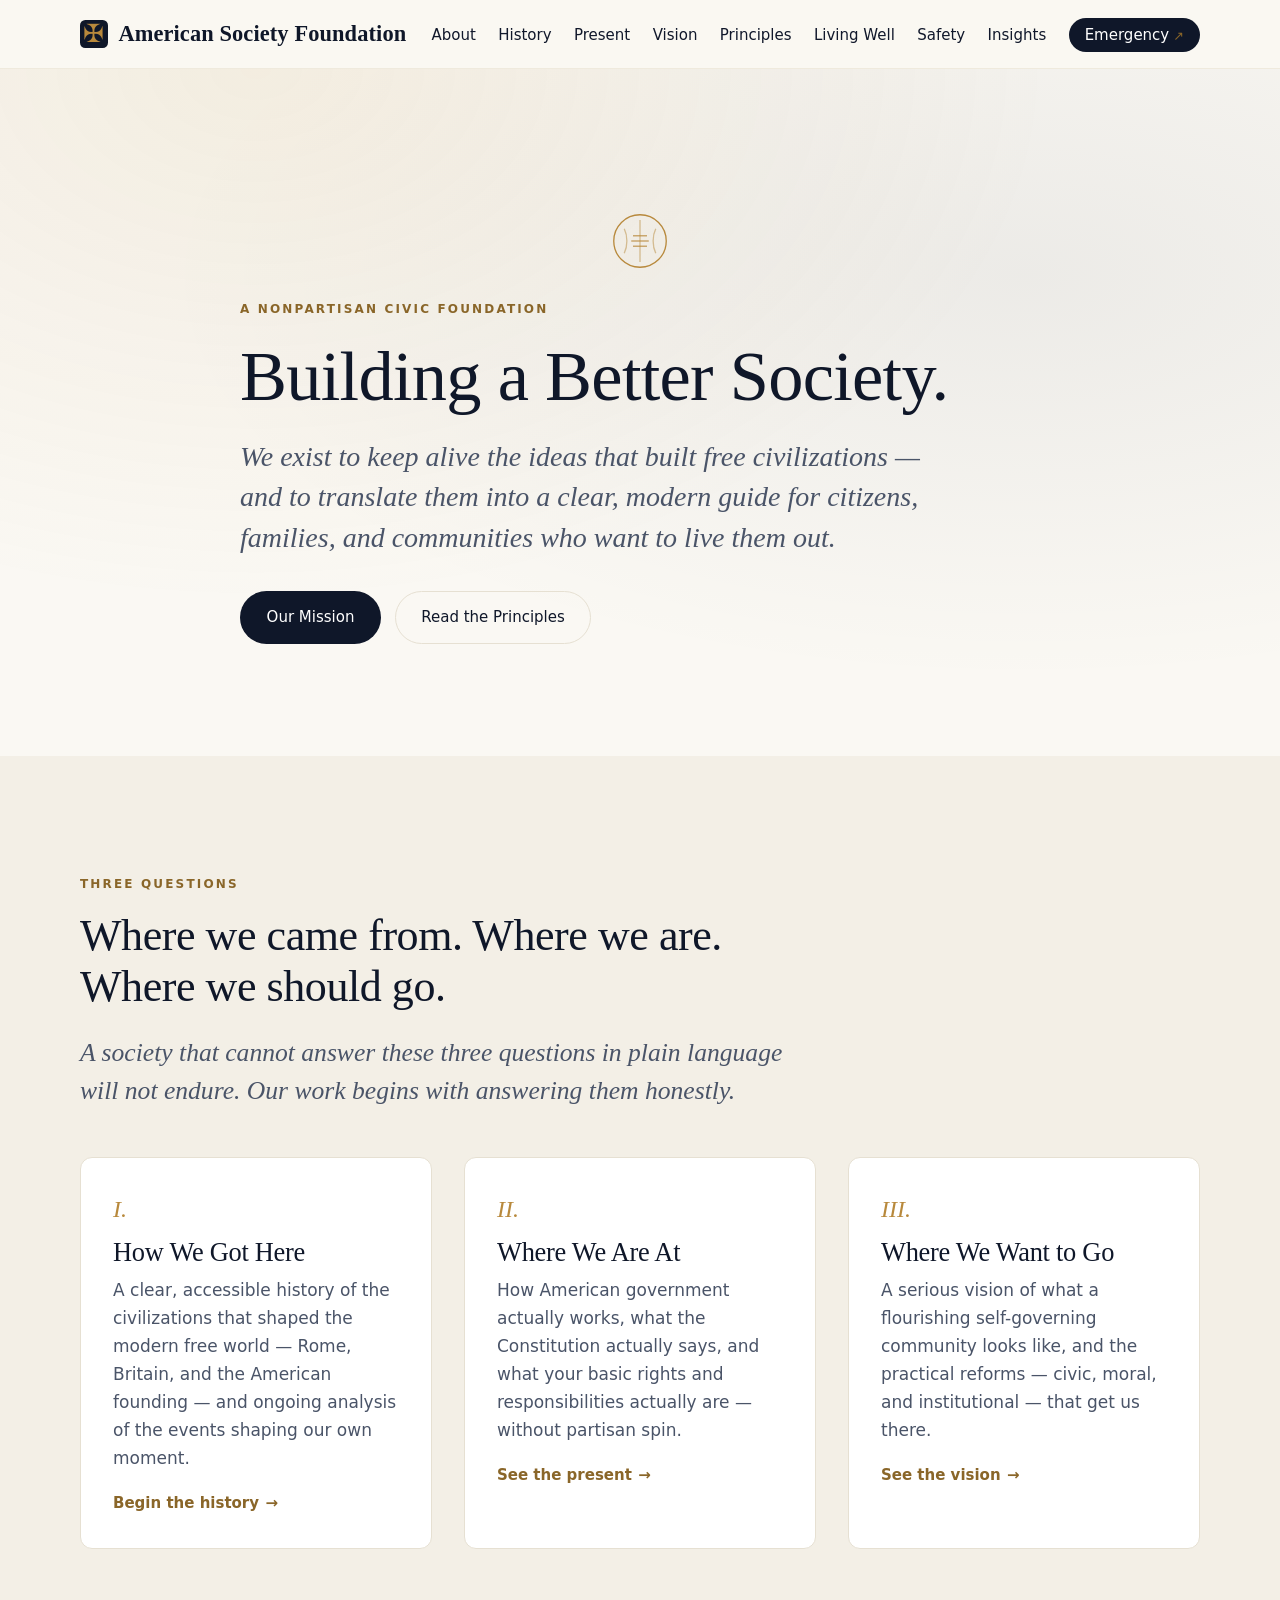
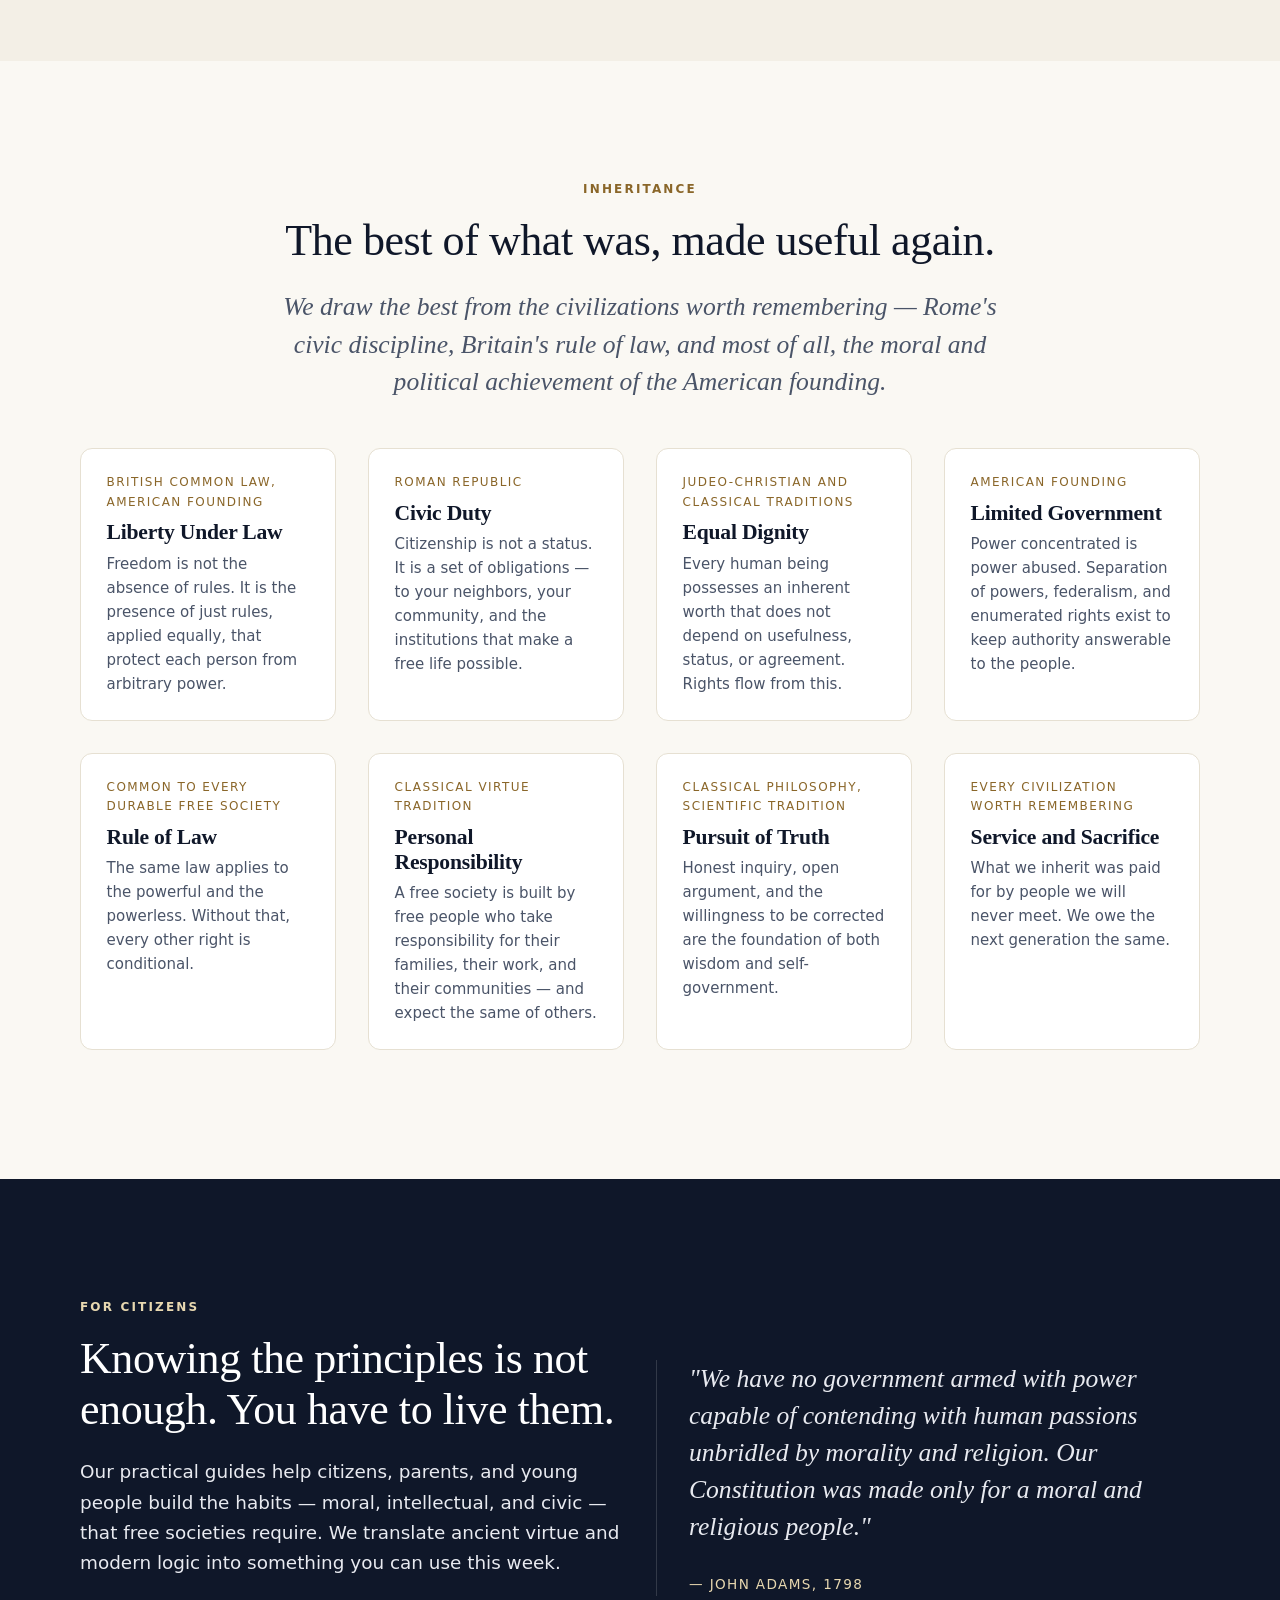
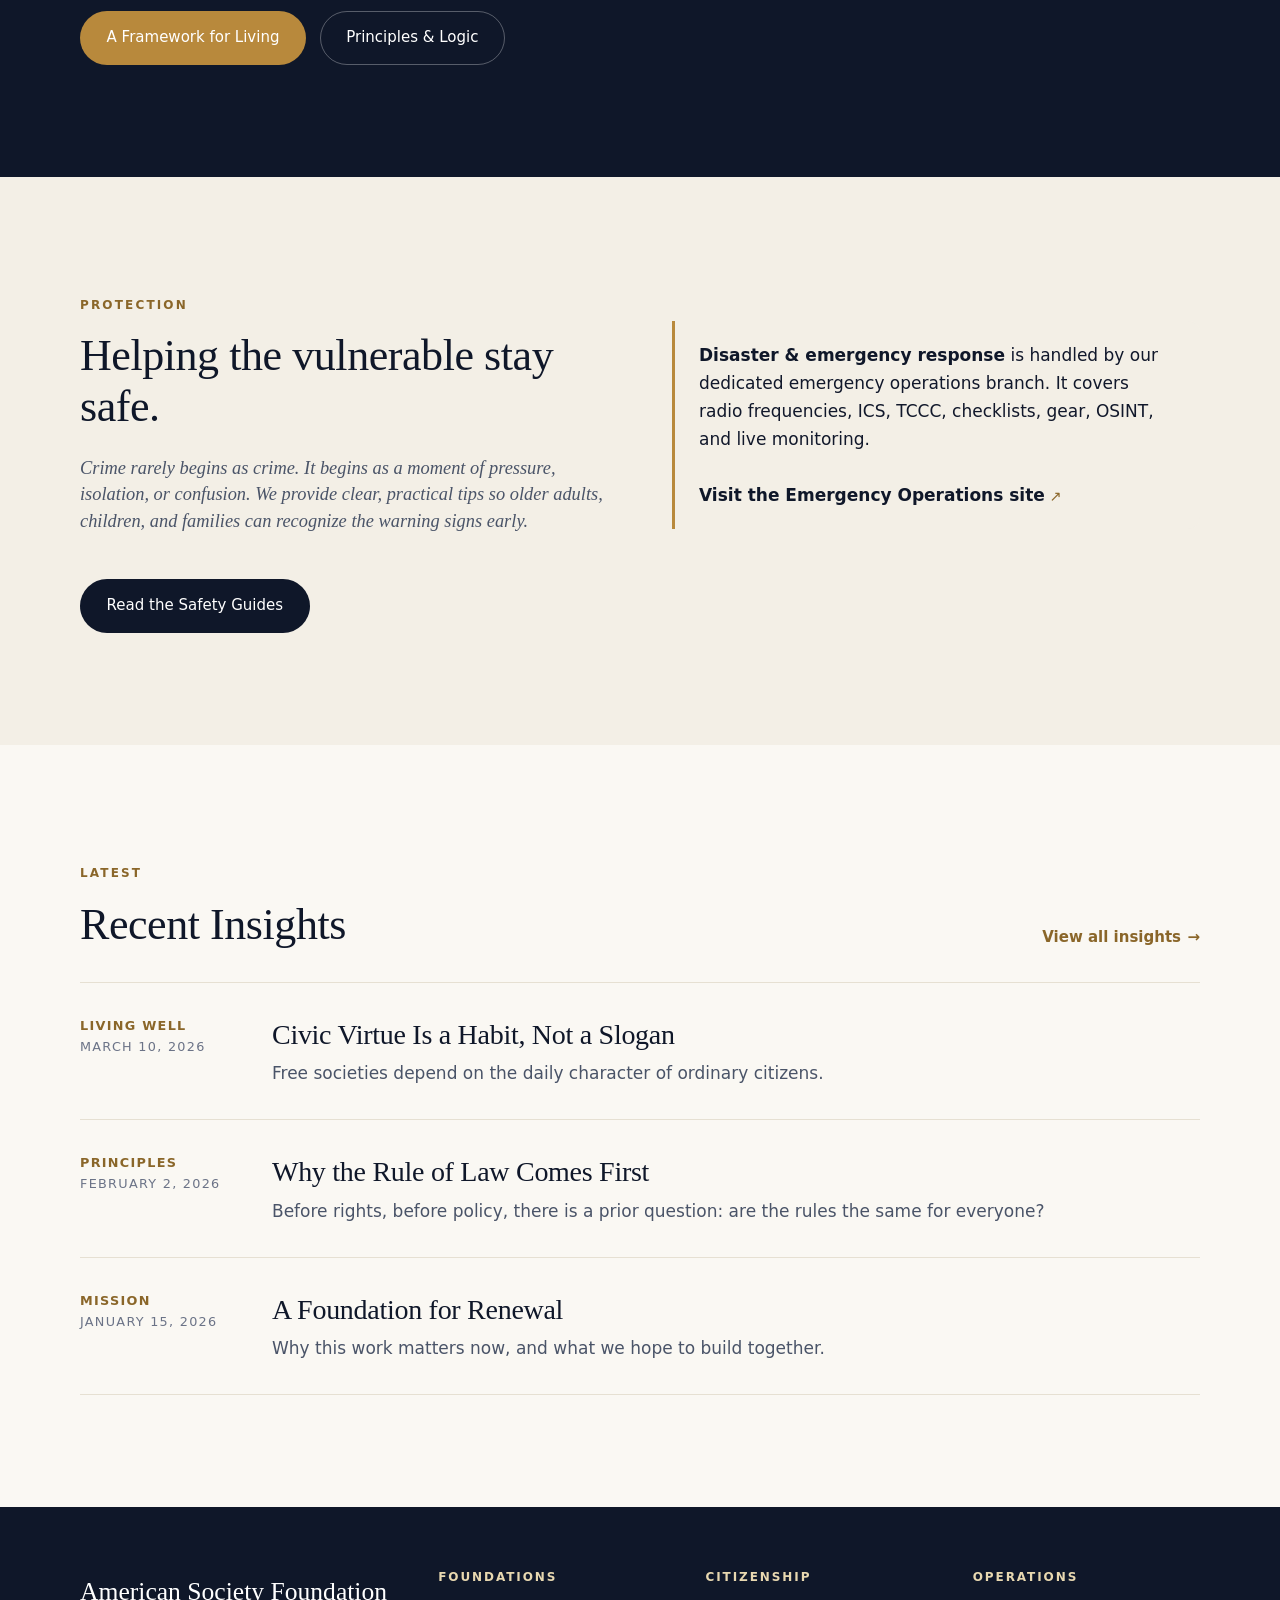
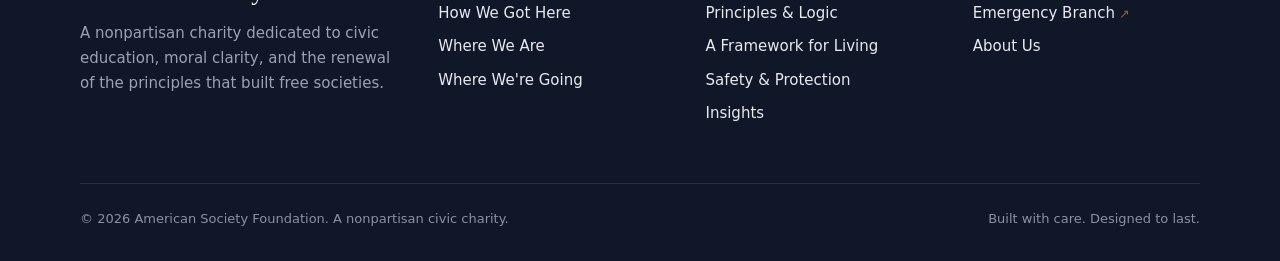
<file: index.html>
<!doctype html>
<html lang="en">
<head>
  <meta charset="utf-8" />
  <meta name="viewport" content="width=device-width, initial-scale=1" />
  <title>American Society Foundation — Building a Better Society</title>
  <meta name="description" content="A nonpartisan charity dedicated to civic education, moral clarity, and the renewal of the principles that built free societies. History, government, virtue, and personal responsibility — clearly explained." />
  <meta name="theme-color" content="#0f1729" />
  <link rel="canonical" href="https://better-society.org/" />
  <link rel="stylesheet" href="css/styles.css" />
  <link rel="icon" href="data:image/svg+xml,%3Csvg xmlns='http://www.w3.org/2000/svg' viewBox='0 0 32 32'%3E%3Crect width='32' height='32' fill='%230f1729'/%3E%3Ctext x='16' y='26' text-anchor='middle' font-family='Segoe UI Symbol, serif' font-size='28' fill='%23b8893c'%3E✠%3C/text%3E%3C/svg%3E" />
  <!-- Open Graph / Twitter -->
  <meta property="og:type" content="website" />
  <meta property="og:title" content="American Society Foundation — Building a Better Society" />
  <meta property="og:description" content="Civic education, moral clarity, and the renewal of the principles that built free societies." />
  <meta property="og:url" content="https://better-society.org/" />
  <meta name="twitter:card" content="summary_large_image" />

  <!-- JSON-LD: Organization -->
  <script type="application/ld+json">
  {
    "@context": "https://schema.org",
    "@type": "NGO",
    "name": "American Society Foundation",
    "description": "A nonpartisan charity dedicated to civic education, moral clarity, and the renewal of the principles that built free societies.",
    "url": "https://better-society.org/",
    "sameAs": []
  }
  </script>
</head>
<body>

  <a class="skip" href="#main">Skip to content</a>

  <header class="site-header">
    <div class="container">
      <nav class="nav" aria-label="Primary">
        <a class="brand" href="index.html" aria-label="American Society Foundation home">
          <svg class="brand__mark" viewBox="0 0 32 32" aria-hidden="true">
            <rect width="32" height="32" rx="6" fill="#0f1729"/>
            <text x="16" y="25" text-anchor="middle" font-family="Cormorant Garamond, Georgia, serif" font-size="28" fill="#b8893c" font-weight="200">✠</text>
          </svg>
          <span data-site="name">American Society Foundation</span>
        </a>
        <button class="nav-toggle" aria-label="Toggle menu" aria-expanded="false" aria-controls="nav-links">
          <svg viewBox="0 0 24 24" fill="none" stroke="currentColor" stroke-width="2" stroke-linecap="round"><path d="M4 7h16M4 12h16M4 17h16"/></svg>
        </button>
        <ul class="nav-links" id="nav-links">
          <li><a href="about.html">About</a></li>
          <li><a href="history.html">History</a></li>
          <li><a href="present.html">Present</a></li>
          <li><a href="future.html">Vision</a></li>
          <li><a href="principles.html">Principles</a></li>
          <li><a href="living.html">Living Well</a></li>
          <li><a href="safety.html">Safety</a></li>
          <li><a href="articles.html">Insights</a></li>
          <li><a class="nav-cta ext" data-emergency-link href="https://emergency.better-society.org/">Emergency</a></li>
        </ul>
      </nav>
    </div>
  </header>

  <main id="main">

    <!-- HERO -->
    <section class="hero">
      <div class="container hero__inner">
        <svg class="crest" viewBox="0 0 64 64" aria-hidden="true" fill="none" stroke="currentColor" stroke-width="1.5">
          <circle cx="32" cy="32" r="30"/>
          <path d="M32 8v48M14 18c4 8 4 20 0 28M50 18c-4 8-4 20 0 28" opacity="0.5"/>
          <path d="M22 32h20M24 26h16M24 38h16" opacity="0.7"/>
        </svg>
        <span class="eyebrow">A Nonpartisan Civic Foundation</span>
        <h1>Building a&nbsp;Better Society.</h1>
        <p class="hero__lead">
          We exist to keep alive the ideas that built free civilizations — and to translate them into a clear, modern guide for citizens, families, and communities who want to live them out.
        </p>
        <div class="cta-row">
          <a href="about.html" class="btn btn--primary">Our Mission</a>
          <a href="principles.html" class="btn btn--ghost">Read the Principles</a>
        </div>
      </div>
    </section>

    <!-- THREE PILLARS -->
    <section class="section section--alt">
      <div class="container">
        <div style="max-width: 720px; margin-bottom: 3rem;" class="reveal">
          <span class="eyebrow">Three Questions</span>
          <h2>Where we came from. Where we are. Where we should go.</h2>
          <p class="lead">A society that cannot answer these three questions in plain language will not endure. Our work begins with answering them honestly.</p>
        </div>

        <div class="grid grid--3">
          <article class="card reveal">
            <span class="card__num">I.</span>
            <h3 class="card__title">How We Got Here</h3>
            <p class="card__body">
              A clear, accessible history of the civilizations that shaped the modern free world — Rome, Britain, and the American founding — and ongoing analysis of the events shaping our own moment.
            </p>
            <a href="history.html" class="card__link">Begin the history</a>
          </article>

          <article class="card reveal">
            <span class="card__num">II.</span>
            <h3 class="card__title">Where We Are At</h3>
            <p class="card__body">
              How American government actually works, what the Constitution actually says, and what your basic rights and responsibilities actually are — without partisan spin.
            </p>
            <a href="present.html" class="card__link">See the present</a>
          </article>

          <article class="card reveal">
            <span class="card__num">III.</span>
            <h3 class="card__title">Where We Want to Go</h3>
            <p class="card__body">
              A serious vision of what a flourishing self-governing community looks like, and the practical reforms — civic, moral, and institutional — that get us there.
            </p>
            <a href="future.html" class="card__link">See the vision</a>
          </article>
        </div>
      </div>
    </section>

    <!-- VALUES -->
    <section class="section">
      <div class="container">
        <div style="text-align: center; max-width: 720px; margin: 0 auto 3rem;" class="reveal">
          <span class="eyebrow">Inheritance</span>
          <h2>The best of what was, made useful again.</h2>
          <p class="lead">
            We draw the best from the civilizations worth remembering — Rome's civic discipline, Britain's rule of law, and most of all, the moral and political achievement of the American founding.
          </p>
        </div>
        <ul class="grid grid--4" style="list-style:none; padding:0;" data-source="data/values.json" data-template="value"></ul>
      </div>
    </section>

    <!-- LIVING WELL -->
    <section class="section section--dark">
      <div class="container">
        <div class="grid grid--2" style="align-items:center;">
          <div class="reveal">
            <span class="eyebrow">For Citizens</span>
            <h2>Knowing the principles is not enough. You have to live them.</h2>
            <p style="font-size:1.15rem; max-width:540px;">
              Our practical guides help citizens, parents, and young people build the habits — moral, intellectual, and civic — that free societies require. We translate ancient virtue and modern logic into something you can use this week.
            </p>
            <div class="cta-row">
              <a href="living.html" class="btn btn--gold">A Framework for Living</a>
              <a href="principles.html" class="btn btn--ghost" style="color:#fff; border-color:rgba(255,255,255,0.3);">Principles &amp; Logic</a>
            </div>
          </div>
          <div class="reveal" style="border-left: 1px solid rgba(255,255,255,0.15); padding-left: 2rem;">
            <p style="font-family: var(--font-serif); font-size: 1.6rem; line-height: 1.45; font-style: italic; color:#e8eaf0;">
              "We have no government armed with power capable of contending with human passions unbridled by morality and religion. Our Constitution was made only for a moral and religious people."
            </p>
            <p style="margin-top: 1rem; font-size: 0.85rem; letter-spacing: 0.1em; text-transform: uppercase; color: var(--color-accent-soft);">— John Adams, 1798</p>
          </div>
        </div>
      </div>
    </section>

    <!-- SAFETY -->
    <section class="section section--alt">
      <div class="container">
        <div class="grid grid--2" style="align-items:start; gap: 4rem;">
          <div class="reveal">
            <span class="eyebrow">Protection</span>
            <h2>Helping the vulnerable stay safe.</h2>
            <p class="lead" style="font-size: 1.15rem;">
              Crime rarely begins as crime. It begins as a moment of pressure, isolation, or confusion. We provide clear, practical tips so older adults, children, and families can recognize the warning signs early.
            </p>
            <a href="safety.html" class="btn btn--primary" style="margin-top:1.5rem;">Read the Safety Guides</a>
          </div>
          <div class="reveal">
            <div class="callout">
              <strong>Disaster &amp; emergency response</strong> is handled by our dedicated emergency operations branch. It covers radio frequencies, ICS, TCCC, checklists, gear, OSINT, and live monitoring.
              <br><br>
              <a class="ext" data-emergency-link href="#"><strong>Visit the Emergency Operations site</strong></a>
            </div>
          </div>
        </div>
      </div>
    </section>

    <!-- LATEST INSIGHTS -->
    <section class="section">
      <div class="container">
        <div style="display:flex; align-items:end; justify-content:space-between; flex-wrap:wrap; gap:1rem; margin-bottom: 2rem;" class="reveal">
          <div>
            <span class="eyebrow">Latest</span>
            <h2 style="margin:0;">Recent Insights</h2>
          </div>
          <a href="articles.html" class="card__link">View all insights</a>
        </div>
        <ul class="article-list" data-source="data/articles.json" data-template="article" data-limit="3"></ul>
      </div>
    </section>

  </main>

  <!-- FOOTER -->
  <footer class="site-footer">
    <div class="container">
      <div class="footer-grid">
        <div>
          <div class="footer-brand" data-site="name">American Society Foundation</div>
          <p class="footer-tagline" data-site="description">Building a better society through civic education and moral clarity.</p>
        </div>
        <div class="footer-col">
          <h4>Foundations</h4>
          <ul>
            <li><a href="history.html">How We Got Here</a></li>
            <li><a href="present.html">Where We Are</a></li>
            <li><a href="future.html">Where We're Going</a></li>
          </ul>
        </div>
        <div class="footer-col">
          <h4>Citizenship</h4>
          <ul>
            <li><a href="principles.html">Principles &amp; Logic</a></li>
            <li><a href="living.html">A Framework for Living</a></li>
            <li><a href="safety.html">Safety &amp; Protection</a></li>
            <li><a href="articles.html">Insights</a></li>
          </ul>
        </div>
        <div class="footer-col">
          <h4>Operations</h4>
          <ul>
            <li><a class="ext" data-emergency-link href="https://emergency.better-society.org/">Emergency Branch</a></li>
            <li><a href="about.html">About Us</a></li>
          </ul>
        </div>
      </div>
      <div class="footer-bottom">
        <div>© <span id="year">2026</span> <span data-site="name">American Society Foundation</span>. A nonpartisan civic charity.</div>
        <div>Built with care. Designed to last.</div>
      </div>
    </div>
  </footer>

  <script src="js/data-loader.js"></script>
  <script src="js/main.js"></script>
</body>
</html>
</file>
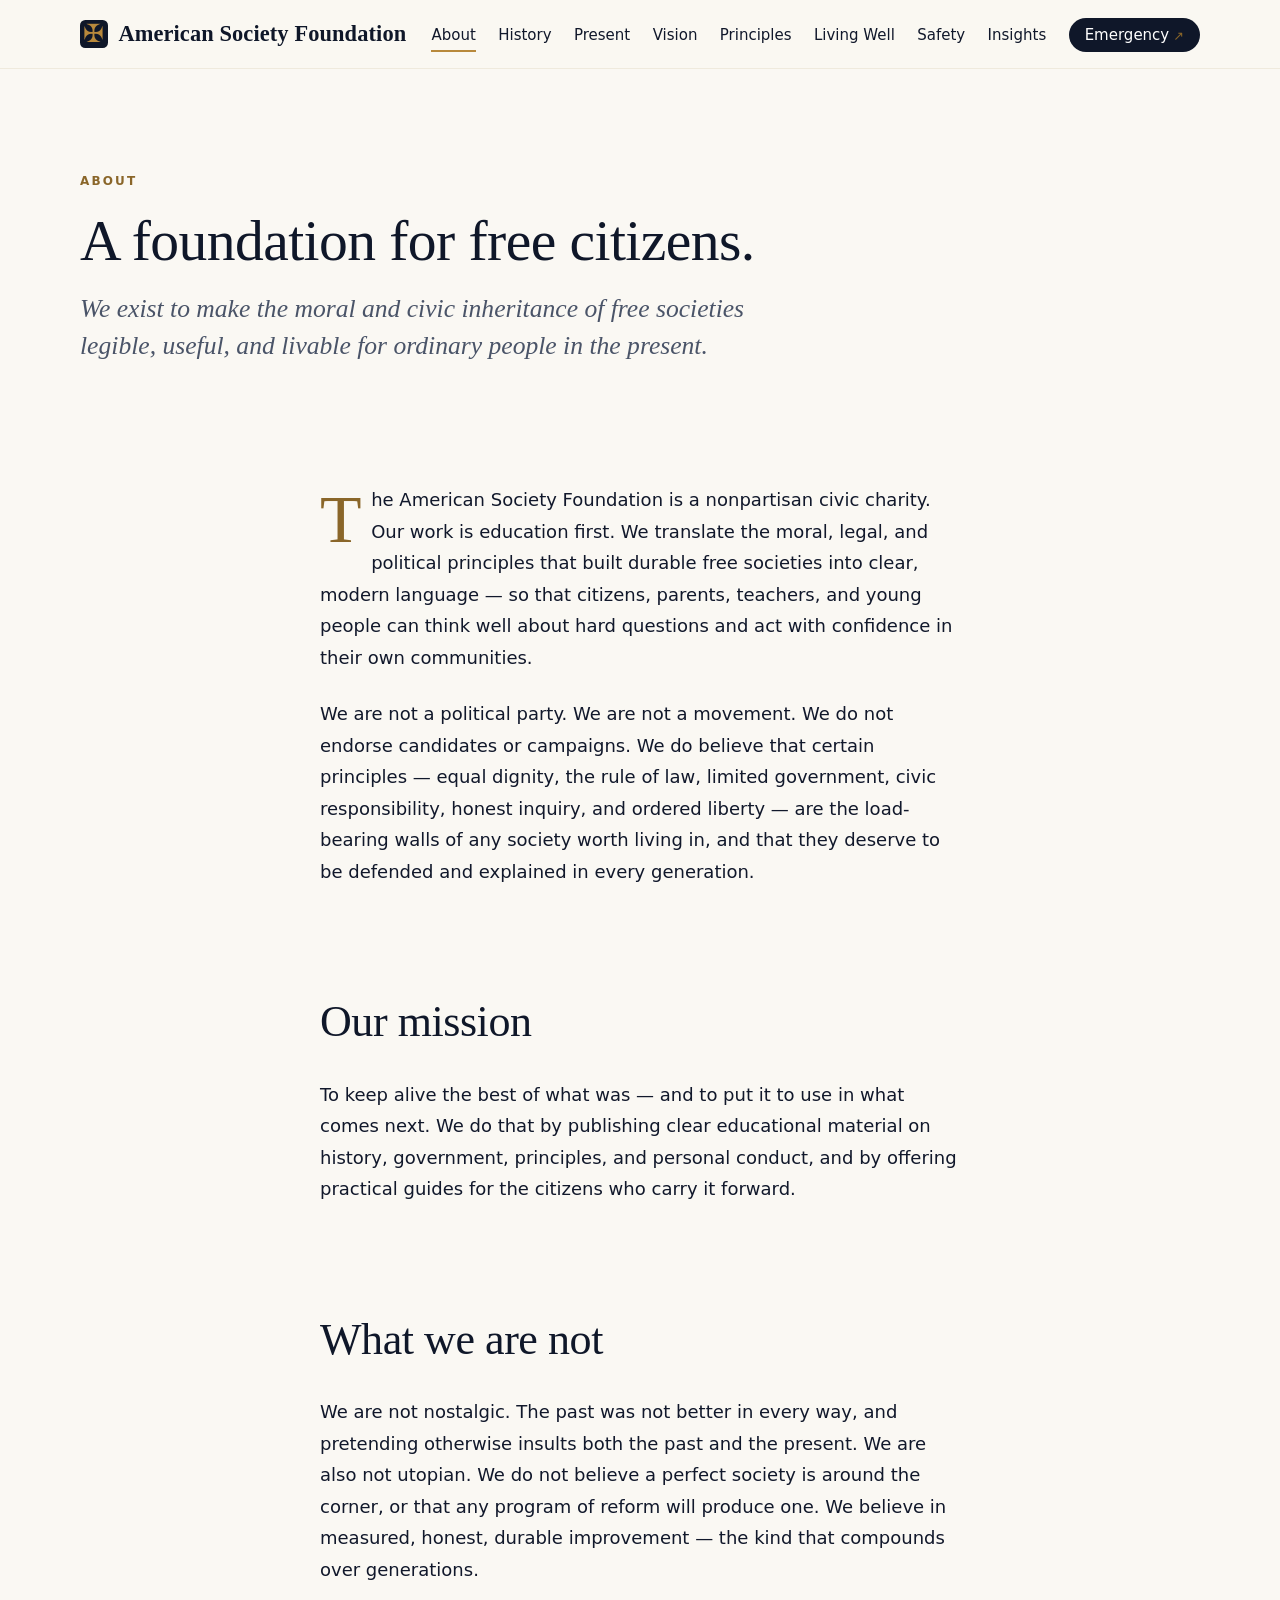
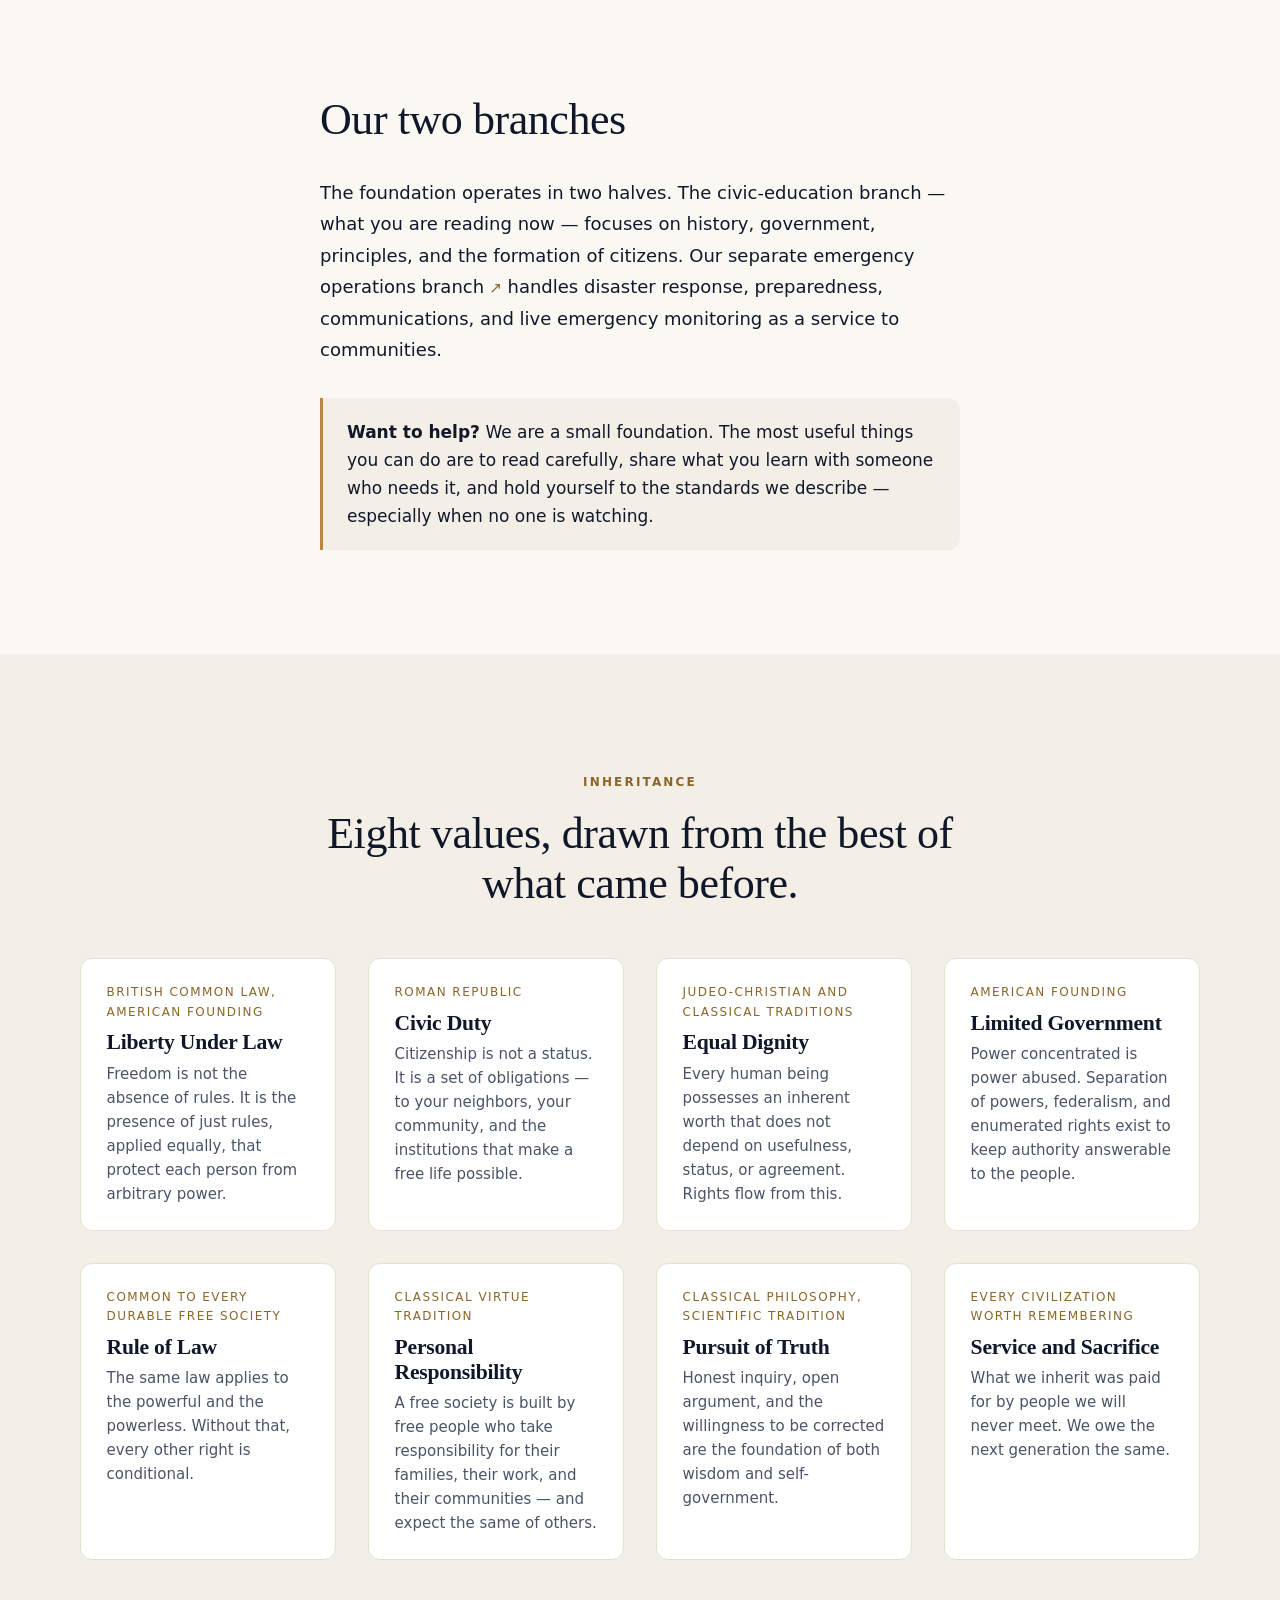
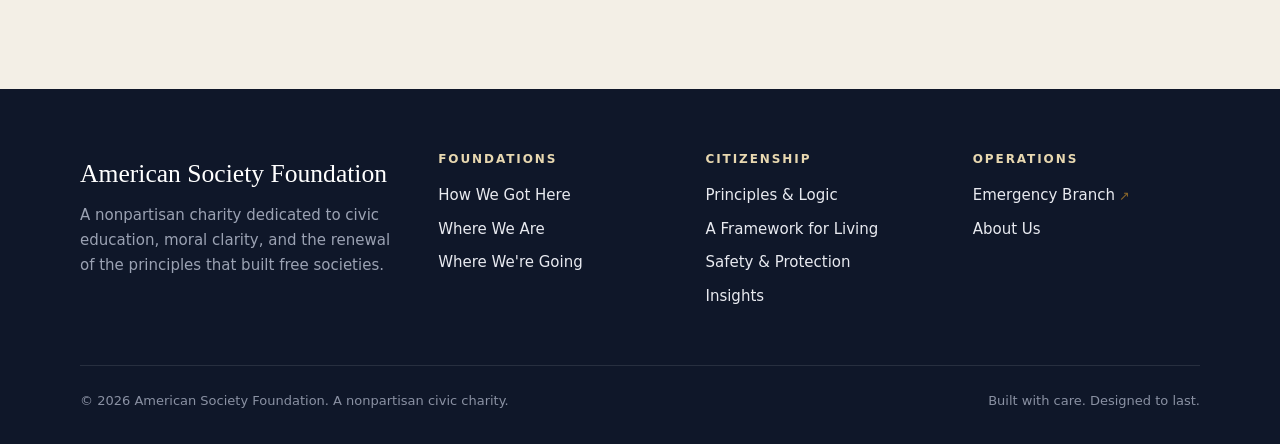
<file: about.html>
<!doctype html>
<html lang="en">
<head>
  <meta charset="utf-8" />
  <meta name="viewport" content="width=device-width, initial-scale=1" />
  <title>About — American Society Foundation</title>
  <meta name="description" content="American Society Foundation is a nonpartisan civic charity dedicated to keeping alive — and putting to use — the principles that built free societies." />
  <meta name="theme-color" content="#0f1729" />
  <link rel="canonical" href="https://better-society.org/about.html" />
  <link rel="icon" href="data:image/svg+xml,%3Csvg xmlns='http://www.w3.org/2000/svg' viewBox='0 0 32 32'%3E%3Crect width='32' height='32' fill='%230f1729'/%3E%3Ctext x='16' y='26' text-anchor='middle' font-family='Segoe UI Symbol, serif' font-size='28' fill='%23b8893c'%3E✠%3C/text%3E%3C/svg%3E" />
  <link rel="stylesheet" href="css/styles.css" />
  <meta property="og:title" content="About — American Society Foundation" />
  <meta property="og:description" content="A nonpartisan civic charity for the renewal of free societies." />
</head>
<body>
  <a class="skip" href="#main">Skip to content</a>

  <header class="site-header">
    <div class="container">
      <nav class="nav" aria-label="Primary">
        <a class="brand" href="index.html"><svg class="brand__mark" viewBox="0 0 32 32"><rect width="32" height="32" rx="6" fill="#0f1729"/><text x="16" y="25" text-anchor="middle" font-family="Cormorant Garamond, Georgia, serif" font-size="28" fill="#b8893c" font-weight="200">✠</text></svg><span data-site="name">American Society Foundation</span></a>
        <button class="nav-toggle" aria-label="Toggle menu" aria-expanded="false"><svg viewBox="0 0 24 24" fill="none" stroke="currentColor" stroke-width="2" stroke-linecap="round"><path d="M4 7h16M4 12h16M4 17h16"/></svg></button>
        <ul class="nav-links">
          <li><a href="about.html">About</a></li>
          <li><a href="history.html">History</a></li>
          <li><a href="present.html">Present</a></li>
          <li><a href="future.html">Vision</a></li>
          <li><a href="principles.html">Principles</a></li>
          <li><a href="living.html">Living Well</a></li>
          <li><a href="safety.html">Safety</a></li>
          <li><a href="articles.html">Insights</a></li>
          <li><a class="nav-cta ext" data-emergency-link href="https://emergency.better-society.org/">Emergency</a></li>
        </ul>
      </nav>
    </div>
  </header>

  <main id="main">
    <section class="page-header">
      <div class="container">
        <span class="eyebrow">About</span>
        <h1>A foundation for free citizens.</h1>
        <p class="lead">We exist to make the moral and civic inheritance of free societies legible, useful, and livable for ordinary people in the present.</p>
      </div>
    </section>

    <section class="section--tight">
      <div class="container prose">
        <p>The American Society Foundation is a nonpartisan civic charity. Our work is education first. We translate the moral, legal, and political principles that built durable free societies into clear, modern language — so that citizens, parents, teachers, and young people can think well about hard questions and act with confidence in their own communities.</p>

        <p>We are not a political party. We are not a movement. We do not endorse candidates or campaigns. We do believe that certain principles — equal dignity, the rule of law, limited government, civic responsibility, honest inquiry, and ordered liberty — are the load-bearing walls of any society worth living in, and that they deserve to be defended and explained in every generation.</p>

        <h2>Our mission</h2>
        <p>To keep alive the best of what was — and to put it to use in what comes next. We do that by publishing clear educational material on history, government, principles, and personal conduct, and by offering practical guides for the citizens who carry it forward.</p>

        <h2>What we are not</h2>
        <p>We are not nostalgic. The past was not better in every way, and pretending otherwise insults both the past and the present. We are also not utopian. We do not believe a perfect society is around the corner, or that any program of reform will produce one. We believe in measured, honest, durable improvement — the kind that compounds over generations.</p>

        <h2>Our two branches</h2>
        <p>The foundation operates in two halves. The civic-education branch — what you are reading now — focuses on history, government, principles, and the formation of citizens. Our separate <a class="ext" data-emergency-link href="https://emergency.better-society.org/">emergency operations branch</a> handles disaster response, preparedness, communications, and live emergency monitoring as a service to communities.</p>

        <div class="callout">
          <strong>Want to help?</strong> We are a small foundation. The most useful things you can do are to read carefully, share what you learn with someone who needs it, and hold yourself to the standards we describe — especially when no one is watching.
        </div>
      </div>
    </section>

    <section class="section section--alt">
      <div class="container">
        <div style="text-align:center; max-width:680px; margin:0 auto 3rem;" class="reveal">
          <span class="eyebrow">Inheritance</span>
          <h2>Eight values, drawn from the best of what came before.</h2>
        </div>
        <ul class="grid grid--4" style="list-style:none; padding:0;" data-source="data/values.json" data-template="value"></ul>
      </div>
    </section>
  </main>

  <footer class="site-footer">
    <div class="container">
      <div class="footer-grid">
        <div>
          <div class="footer-brand" data-site="name">American Society Foundation</div>
          <p class="footer-tagline" data-site="description">Building a better society through civic education and moral clarity.</p>
        </div>
        <div class="footer-col"><h4>Foundations</h4><ul><li><a href="history.html">How We Got Here</a></li><li><a href="present.html">Where We Are</a></li><li><a href="future.html">Where We're Going</a></li></ul></div>
        <div class="footer-col"><h4>Citizenship</h4><ul><li><a href="principles.html">Principles &amp; Logic</a></li><li><a href="living.html">A Framework for Living</a></li><li><a href="safety.html">Safety &amp; Protection</a></li><li><a href="articles.html">Insights</a></li></ul></div>
        <div class="footer-col"><h4>Operations</h4><ul><li><a class="ext" data-emergency-link href="https://emergency.better-society.org/">Emergency Branch</a></li><li><a href="about.html">About Us</a></li></ul></div>
      </div>
      <div class="footer-bottom">
        <div>© <span id="year">2026</span> <span data-site="name">American Society Foundation</span>. A nonpartisan civic charity.</div>
        <div>Built with care. Designed to last.</div>
      </div>
    </div>
  </footer>

  <script src="js/data-loader.js"></script>
  <script src="js/main.js"></script>
</body>
</html>
</file>
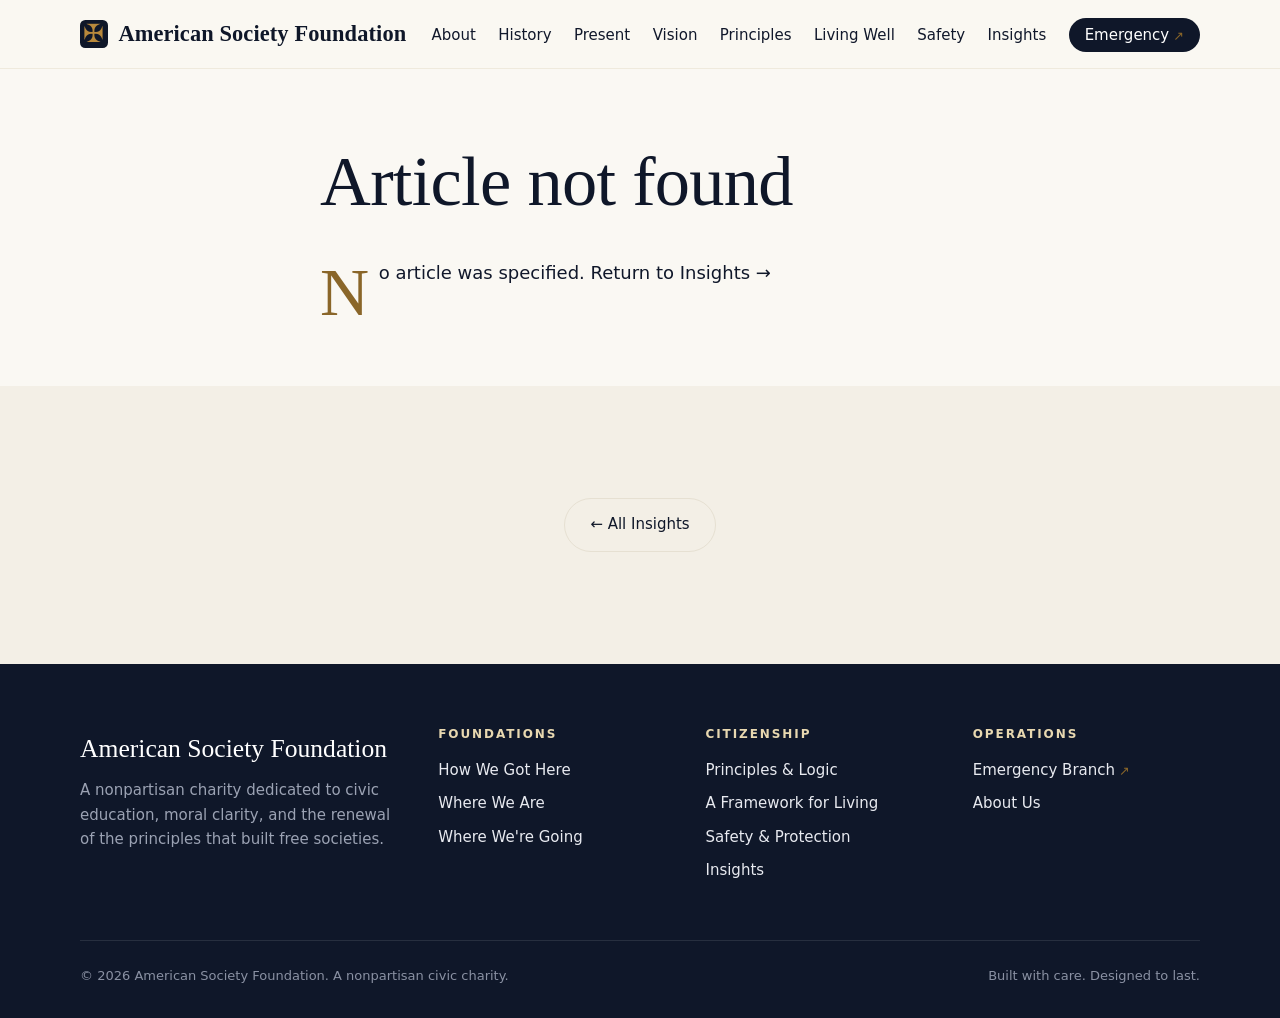
<file: article.html>
<!doctype html>
<html lang="en">
<head>
  <meta charset="utf-8" />
  <meta name="viewport" content="width=device-width, initial-scale=1" />
  <title>Article — American Society Foundation</title>
  <meta name="description" content="An essay from the American Society Foundation." />
  <meta name="theme-color" content="#0f1729" />
  <link rel="icon" href="data:image/svg+xml,%3Csvg xmlns='http://www.w3.org/2000/svg' viewBox='0 0 32 32'%3E%3Crect width='32' height='32' fill='%230f1729'/%3E%3Ctext x='16' y='26' text-anchor='middle' font-family='Segoe UI Symbol, serif' font-size='28' fill='%23b8893c'%3E✠%3C/text%3E%3C/svg%3E" />
  <link rel="stylesheet" href="css/styles.css" />
</head>
<body>
  <a class="skip" href="#main">Skip to content</a>

  <header class="site-header">
    <div class="container">
      <nav class="nav" aria-label="Primary">
        <a class="brand" href="index.html"><svg class="brand__mark" viewBox="0 0 32 32"><rect width="32" height="32" rx="6" fill="#0f1729"/><text x="16" y="25" text-anchor="middle" font-family="Cormorant Garamond, Georgia, serif" font-size="28" fill="#b8893c" font-weight="200">✠</text></svg><span data-site="name">American Society Foundation</span></a>
        <button class="nav-toggle" aria-label="Toggle menu" aria-expanded="false"><svg viewBox="0 0 24 24" fill="none" stroke="currentColor" stroke-width="2" stroke-linecap="round"><path d="M4 7h16M4 12h16M4 17h16"/></svg></button>
        <ul class="nav-links">
          <li><a href="about.html">About</a></li>
          <li><a href="history.html">History</a></li>
          <li><a href="present.html">Present</a></li>
          <li><a href="future.html">Vision</a></li>
          <li><a href="principles.html">Principles</a></li>
          <li><a href="living.html">Living Well</a></li>
          <li><a href="safety.html">Safety</a></li>
          <li><a href="articles.html">Insights</a></li>
          <li><a class="nav-cta ext" data-emergency-link href="https://emergency.better-society.org/">Emergency</a></li>
        </ul>
      </nav>
    </div>
  </header>

  <main id="main">
    <article class="section--tight" id="article-root">
      <div class="container prose">
        <p style="color: var(--color-text-soft);">Loading…</p>
      </div>
    </article>

    <section class="section section--alt">
      <div class="container" style="text-align:center;">
        <a href="articles.html" class="btn btn--ghost">← All Insights</a>
      </div>
    </section>
  </main>

  <footer class="site-footer">
    <div class="container">
      <div class="footer-grid">
        <div>
          <div class="footer-brand" data-site="name">American Society Foundation</div>
          <p class="footer-tagline" data-site="description">Building a better society through civic education and moral clarity.</p>
        </div>
        <div class="footer-col"><h4>Foundations</h4><ul><li><a href="history.html">How We Got Here</a></li><li><a href="present.html">Where We Are</a></li><li><a href="future.html">Where We're Going</a></li></ul></div>
        <div class="footer-col"><h4>Citizenship</h4><ul><li><a href="principles.html">Principles &amp; Logic</a></li><li><a href="living.html">A Framework for Living</a></li><li><a href="safety.html">Safety &amp; Protection</a></li><li><a href="articles.html">Insights</a></li></ul></div>
        <div class="footer-col"><h4>Operations</h4><ul><li><a class="ext" data-emergency-link href="https://emergency.better-society.org/">Emergency Branch</a></li><li><a href="about.html">About Us</a></li></ul></div>
      </div>
      <div class="footer-bottom">
        <div>© <span id="year">2026</span> <span data-site="name">American Society Foundation</span>. A nonpartisan civic charity.</div>
        <div>Built with care. Designed to last.</div>
      </div>
    </div>
  </footer>

  <script src="js/data-loader.js"></script>
  <script src="js/main.js"></script>
  <script>
    (function () {
      const params = new URLSearchParams(location.search);
      const id = params.get('id');
      const root = document.querySelector('#article-root .container');
      if (!id) {
        root.innerHTML = '<h1>Article not found</h1><p>No article was specified. <a href="articles.html">Return to Insights →</a></p>';
        return;
      }

      function escape(s) {
        return String(s == null ? '' : s)
          .replace(/&/g, '&amp;').replace(/</g, '&lt;').replace(/>/g, '&gt;')
          .replace(/"/g, '&quot;').replace(/'/g, '&#39;');
      }
      function formatDate(d) {
        if (!d) return '';
        const dt = new Date(d + 'T00:00:00');
        return isNaN(dt) ? d : dt.toLocaleDateString('en-US', { year:'numeric', month:'long', day:'numeric' });
      }

      fetch('data/articles.json').then(r => r.json()).then(data => {
        const a = (data.articles || []).find(x => x.id === id);
        if (!a) {
          root.innerHTML = '<h1>Article not found</h1><p><a href="articles.html">Return to Insights →</a></p>';
          document.title = 'Not found — American Society Foundation';
          return;
        }
        document.title = a.title + ' — American Society Foundation';
        const meta = document.querySelector('meta[name="description"]');
        if (meta && a.summary) meta.setAttribute('content', a.summary);

        const bodyHtml = (a.body || []).map(p => `<p>${escape(p)}</p>`).join('');
        root.innerHTML = `
          <span class="eyebrow">${escape(a.category || 'Insight')} · ${formatDate(a.date)}</span>
          <h1>${escape(a.title)}</h1>
          <p class="lead">${escape(a.summary || '')}</p>
          <hr />
          ${bodyHtml}
        `;
      }).catch(() => {
        root.innerHTML = '<h1>Could not load article</h1><p><a href="articles.html">Return to Insights →</a></p>';
      });
    })();
  </script>
</body>
</html>
</file>
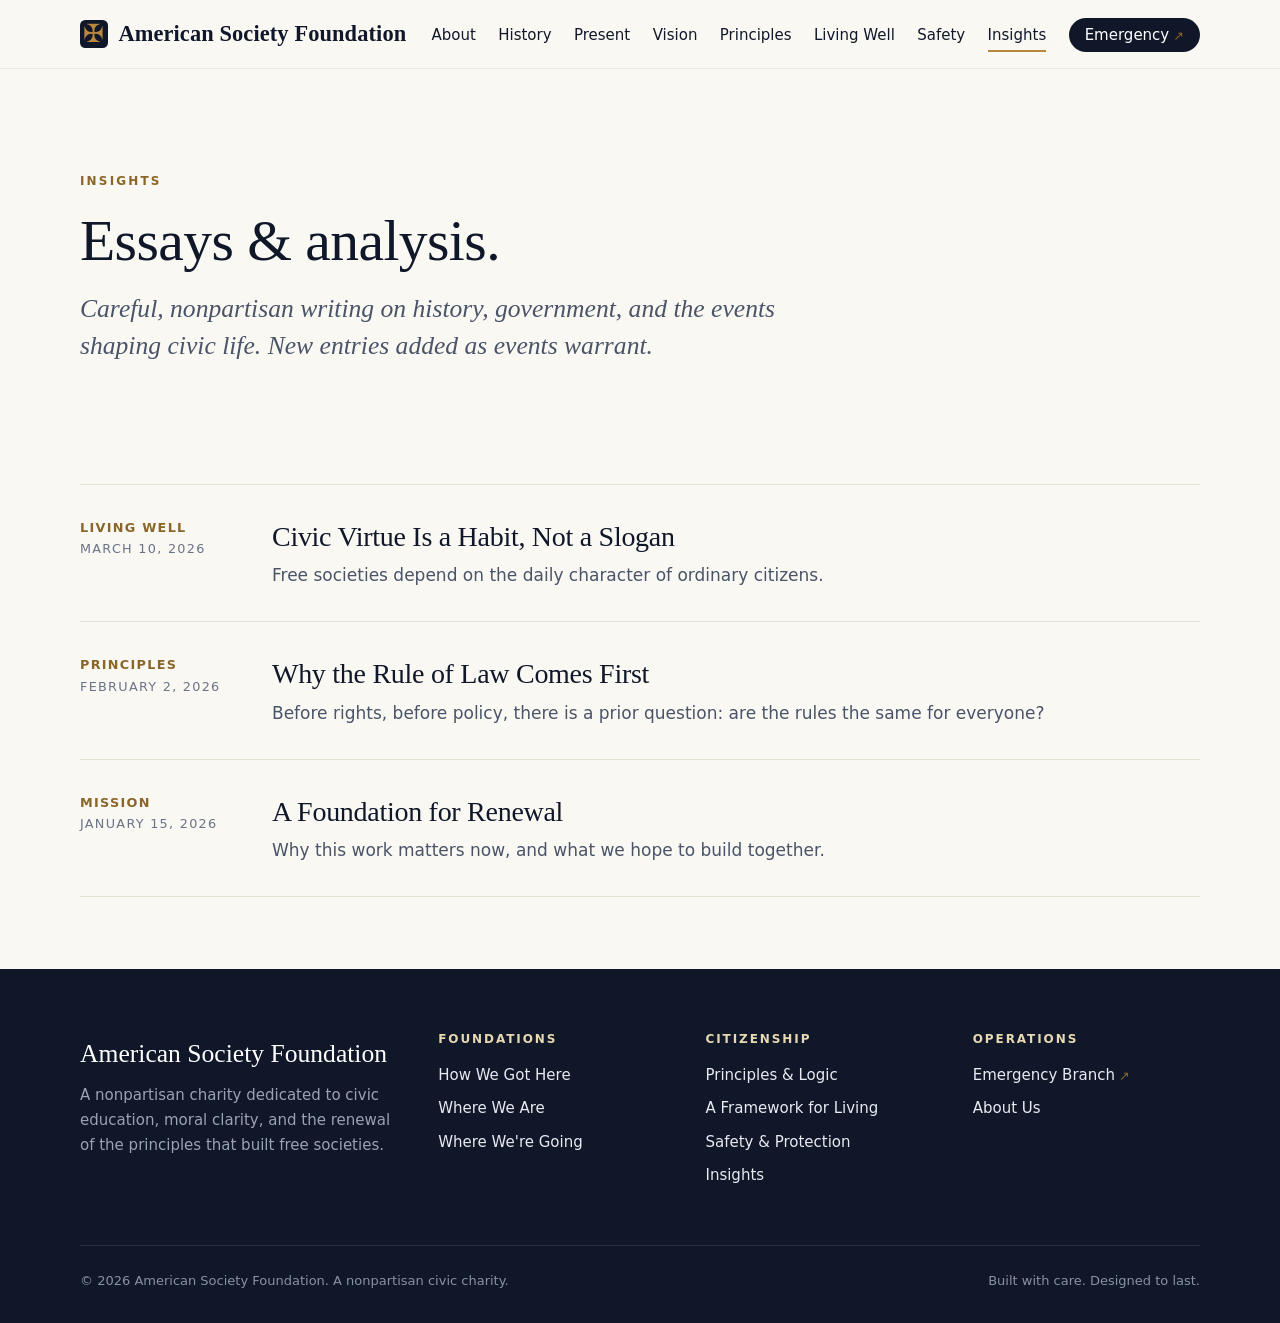
<file: articles.html>
<!doctype html>
<html lang="en">
<head>
  <meta charset="utf-8" />
  <meta name="viewport" content="width=device-width, initial-scale=1" />
  <title>Insights — American Society Foundation</title>
  <meta name="description" content="Essays and analysis on history, government, principles, and the events shaping civic life — from the American Society Foundation." />
  <meta name="theme-color" content="#0f1729" />
  <link rel="canonical" href="https://better-society.org/articles.html" />
  <link rel="icon" href="data:image/svg+xml,%3Csvg xmlns='http://www.w3.org/2000/svg' viewBox='0 0 32 32'%3E%3Crect width='32' height='32' fill='%230f1729'/%3E%3Ctext x='16' y='26' text-anchor='middle' font-family='Segoe UI Symbol, serif' font-size='28' fill='%23b8893c'%3E✠%3C/text%3E%3C/svg%3E" />
  <link rel="stylesheet" href="css/styles.css" />
</head>
<body>
  <a class="skip" href="#main">Skip to content</a>

  <header class="site-header">
    <div class="container">
      <nav class="nav" aria-label="Primary">
        <a class="brand" href="index.html"><svg class="brand__mark" viewBox="0 0 32 32"><rect width="32" height="32" rx="6" fill="#0f1729"/><text x="16" y="25" text-anchor="middle" font-family="Cormorant Garamond, Georgia, serif" font-size="28" fill="#b8893c" font-weight="200">✠</text></svg><span data-site="name">American Society Foundation</span></a>
        <button class="nav-toggle" aria-label="Toggle menu" aria-expanded="false"><svg viewBox="0 0 24 24" fill="none" stroke="currentColor" stroke-width="2" stroke-linecap="round"><path d="M4 7h16M4 12h16M4 17h16"/></svg></button>
        <ul class="nav-links">
          <li><a href="about.html">About</a></li>
          <li><a href="history.html">History</a></li>
          <li><a href="present.html">Present</a></li>
          <li><a href="future.html">Vision</a></li>
          <li><a href="principles.html">Principles</a></li>
          <li><a href="living.html">Living Well</a></li>
          <li><a href="safety.html">Safety</a></li>
          <li><a href="articles.html">Insights</a></li>
          <li><a class="nav-cta ext" data-emergency-link href="https://emergency.better-society.org/">Emergency</a></li>
        </ul>
      </nav>
    </div>
  </header>

  <main id="main">
    <section class="page-header">
      <div class="container">
        <span class="eyebrow">Insights</span>
        <h1>Essays &amp; analysis.</h1>
        <p class="lead">Careful, nonpartisan writing on history, government, and the events shaping civic life. New entries added as events warrant.</p>
      </div>
    </section>

    <section class="section--tight">
      <div class="container">
        <ul class="article-list" data-source="data/articles.json" data-template="article"></ul>
      </div>
    </section>
  </main>

  <footer class="site-footer">
    <div class="container">
      <div class="footer-grid">
        <div>
          <div class="footer-brand" data-site="name">American Society Foundation</div>
          <p class="footer-tagline" data-site="description">Building a better society through civic education and moral clarity.</p>
        </div>
        <div class="footer-col"><h4>Foundations</h4><ul><li><a href="history.html">How We Got Here</a></li><li><a href="present.html">Where We Are</a></li><li><a href="future.html">Where We're Going</a></li></ul></div>
        <div class="footer-col"><h4>Citizenship</h4><ul><li><a href="principles.html">Principles &amp; Logic</a></li><li><a href="living.html">A Framework for Living</a></li><li><a href="safety.html">Safety &amp; Protection</a></li><li><a href="articles.html">Insights</a></li></ul></div>
        <div class="footer-col"><h4>Operations</h4><ul><li><a class="ext" data-emergency-link href="https://emergency.better-society.org/">Emergency Branch</a></li><li><a href="about.html">About Us</a></li></ul></div>
      </div>
      <div class="footer-bottom">
        <div>© <span id="year">2026</span> <span data-site="name">American Society Foundation</span>. A nonpartisan civic charity.</div>
        <div>Built with care. Designed to last.</div>
      </div>
    </div>
  </footer>

  <script src="js/data-loader.js"></script>
  <script src="js/main.js"></script>
</body>
</html>
</file>
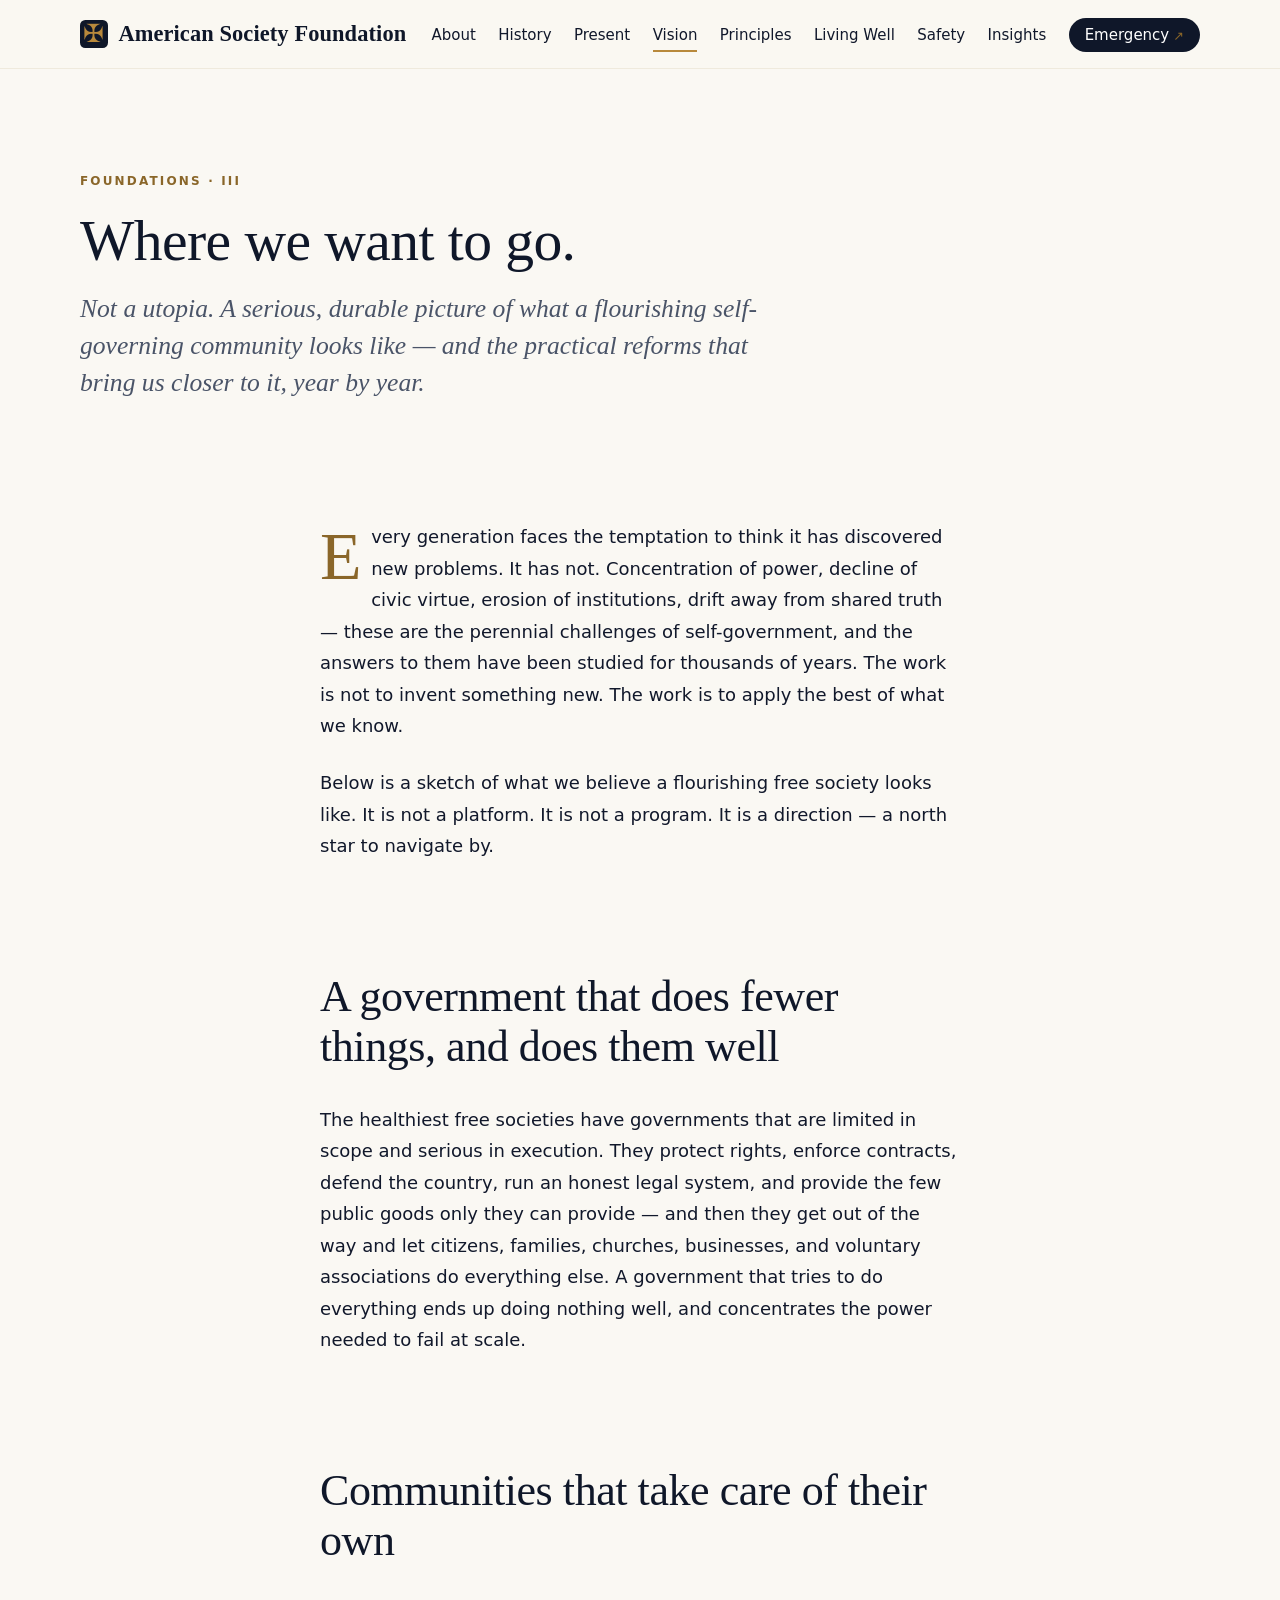
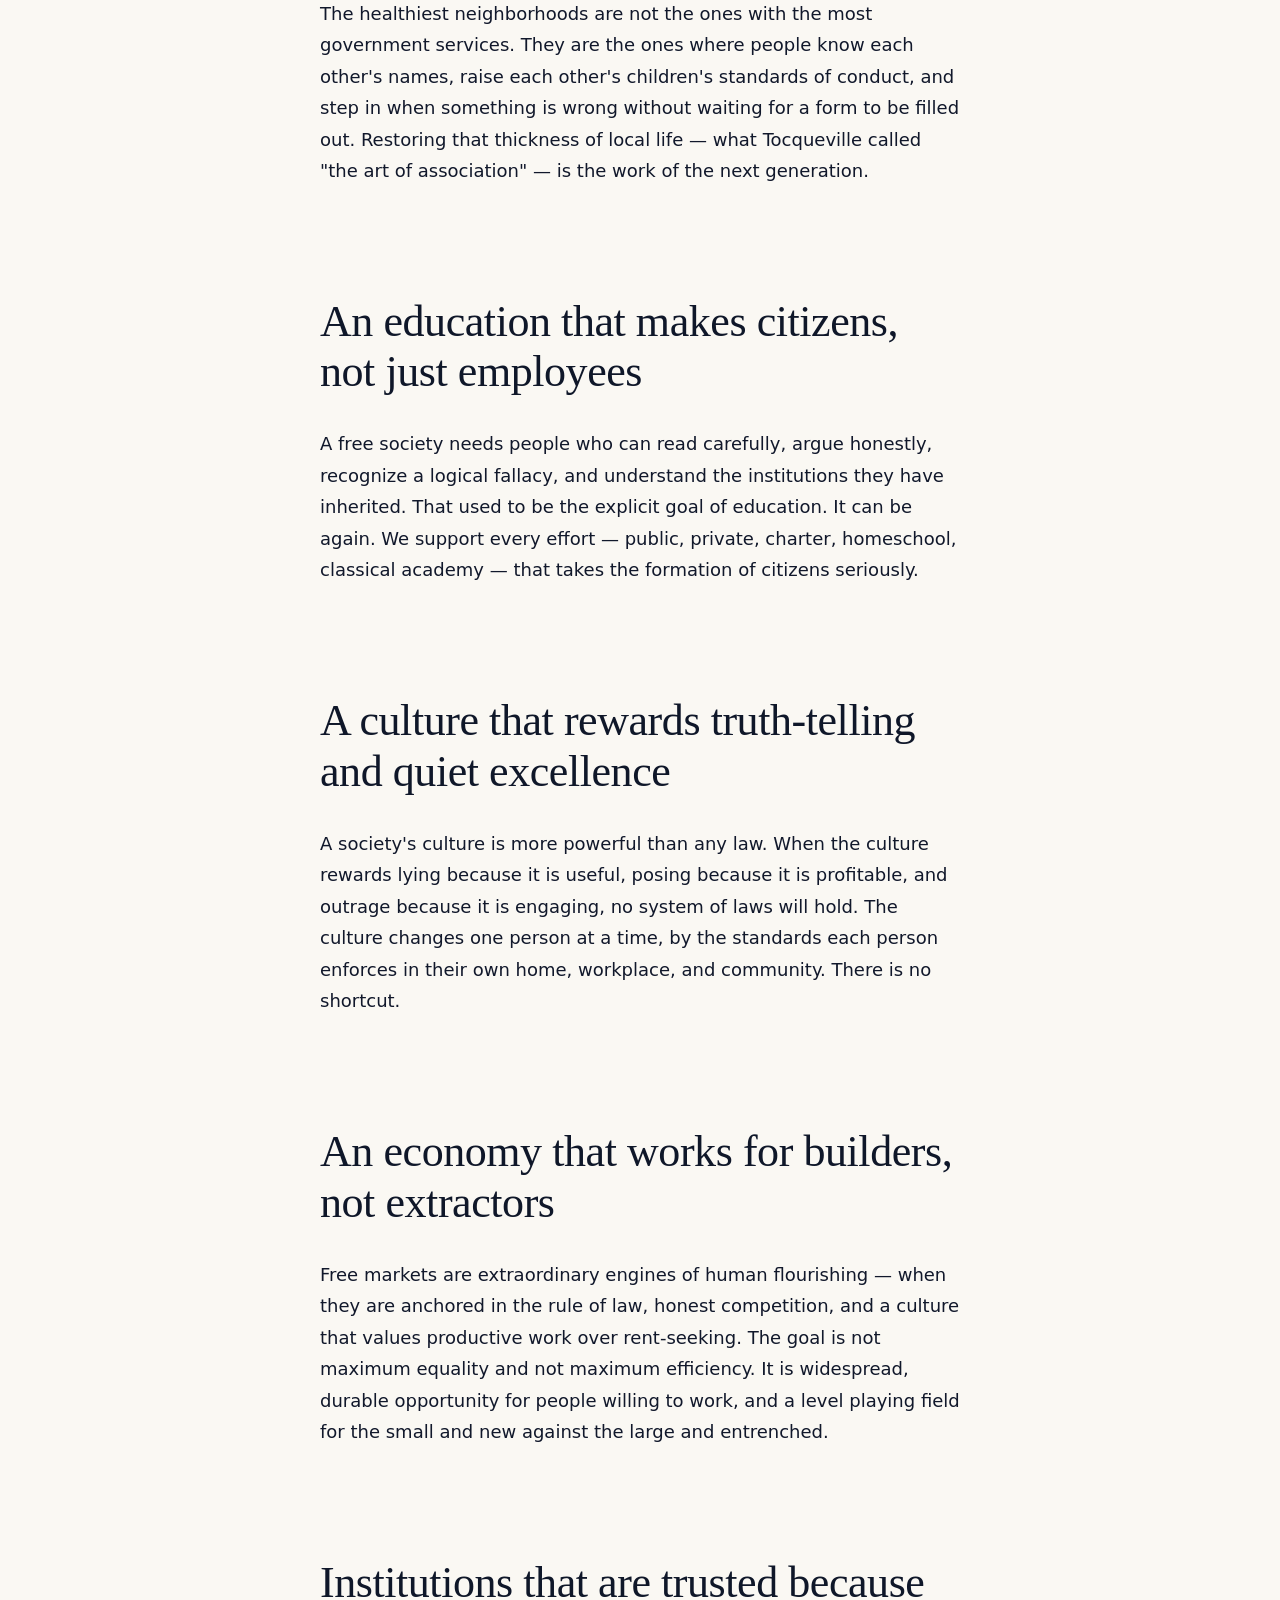
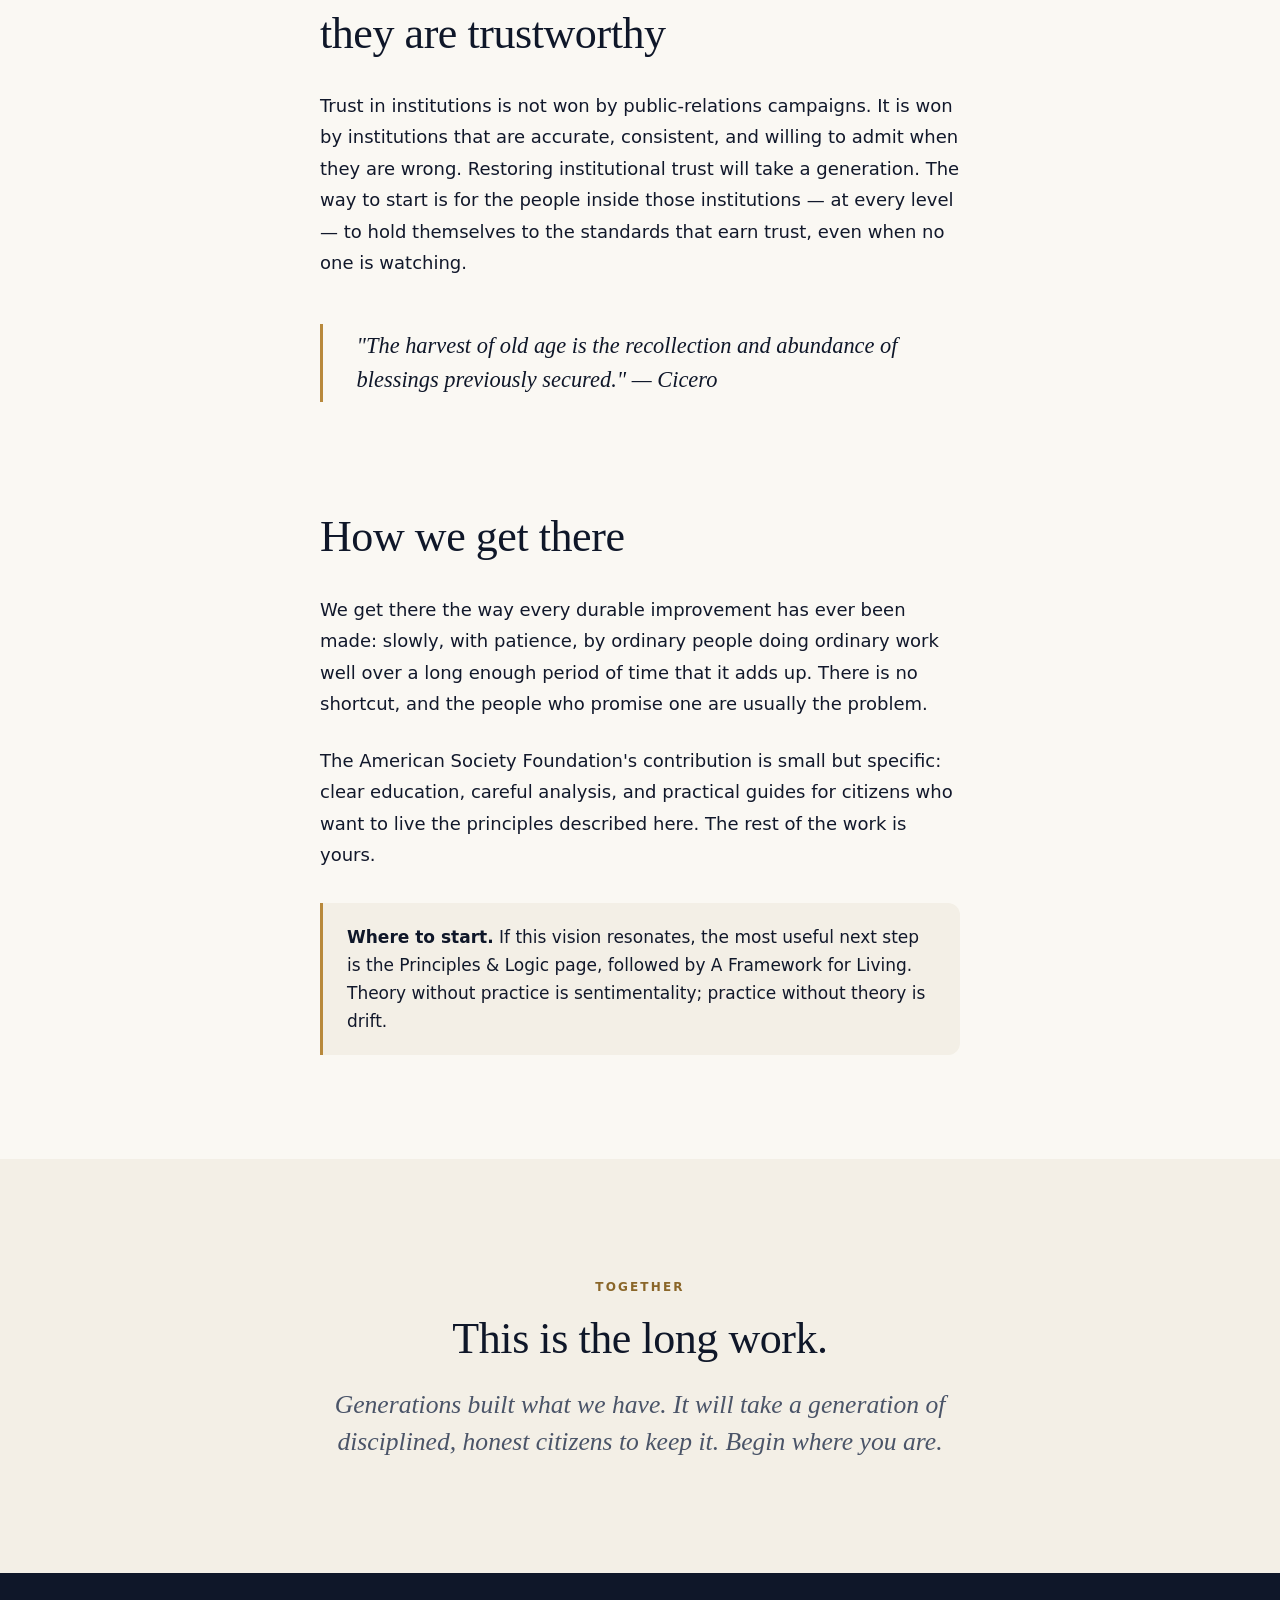
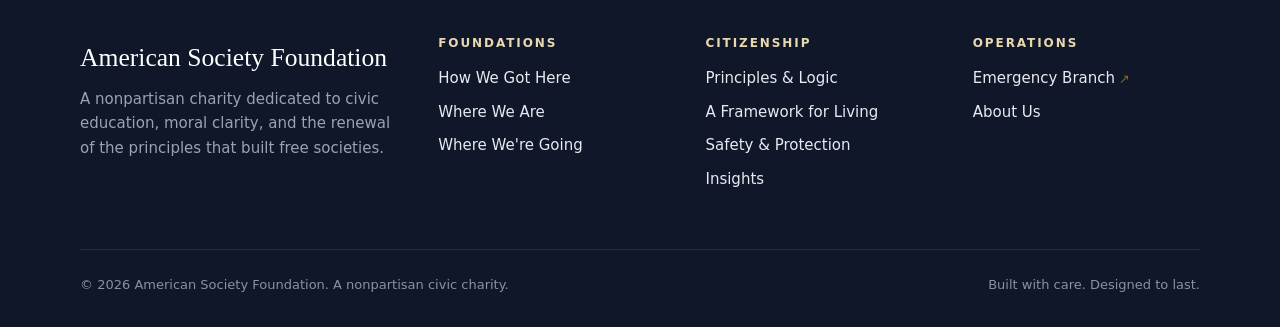
<file: future.html>
<!doctype html>
<html lang="en">
<head>
  <meta charset="utf-8" />
  <meta name="viewport" content="width=device-width, initial-scale=1" />
  <title>Where We Want to Go — American Society Foundation</title>
  <meta name="description" content="A serious vision of a flourishing self-governing community, and the practical changes — civic, moral, and institutional — that get us there." />
  <meta name="theme-color" content="#0f1729" />
  <link rel="canonical" href="https://better-society.org/future.html" />
  <link rel="icon" href="data:image/svg+xml,%3Csvg xmlns='http://www.w3.org/2000/svg' viewBox='0 0 32 32'%3E%3Crect width='32' height='32' fill='%230f1729'/%3E%3Ctext x='16' y='26' text-anchor='middle' font-family='Segoe UI Symbol, serif' font-size='28' fill='%23b8893c'%3E✠%3C/text%3E%3C/svg%3E" />
  <link rel="stylesheet" href="css/styles.css" />
</head>
<body>
  <a class="skip" href="#main">Skip to content</a>

  <header class="site-header">
    <div class="container">
      <nav class="nav" aria-label="Primary">
        <a class="brand" href="index.html"><svg class="brand__mark" viewBox="0 0 32 32"><rect width="32" height="32" rx="6" fill="#0f1729"/><text x="16" y="25" text-anchor="middle" font-family="Cormorant Garamond, Georgia, serif" font-size="28" fill="#b8893c" font-weight="200">✠</text></svg><span data-site="name">American Society Foundation</span></a>
        <button class="nav-toggle" aria-label="Toggle menu" aria-expanded="false"><svg viewBox="0 0 24 24" fill="none" stroke="currentColor" stroke-width="2" stroke-linecap="round"><path d="M4 7h16M4 12h16M4 17h16"/></svg></button>
        <ul class="nav-links">
          <li><a href="about.html">About</a></li>
          <li><a href="history.html">History</a></li>
          <li><a href="present.html">Present</a></li>
          <li><a href="future.html">Vision</a></li>
          <li><a href="principles.html">Principles</a></li>
          <li><a href="living.html">Living Well</a></li>
          <li><a href="safety.html">Safety</a></li>
          <li><a href="articles.html">Insights</a></li>
          <li><a class="nav-cta ext" data-emergency-link href="https://emergency.better-society.org/">Emergency</a></li>
        </ul>
      </nav>
    </div>
  </header>

  <main id="main">
    <section class="page-header">
      <div class="container">
        <span class="eyebrow">Foundations · III</span>
        <h1>Where we want to go.</h1>
        <p class="lead">Not a utopia. A serious, durable picture of what a flourishing self-governing community looks like — and the practical reforms that bring us closer to it, year by year.</p>
      </div>
    </section>

    <section class="section--tight">
      <div class="container prose">
        <p>Every generation faces the temptation to think it has discovered new problems. It has not. Concentration of power, decline of civic virtue, erosion of institutions, drift away from shared truth — these are the perennial challenges of self-government, and the answers to them have been studied for thousands of years. The work is not to invent something new. The work is to apply the best of what we know.</p>

        <p>Below is a sketch of what we believe a flourishing free society looks like. It is not a platform. It is not a program. It is a direction — a north star to navigate by.</p>

        <h2>A government that does fewer things, and does them well</h2>
        <p>The healthiest free societies have governments that are limited in scope and serious in execution. They protect rights, enforce contracts, defend the country, run an honest legal system, and provide the few public goods only they can provide — and then they get out of the way and let citizens, families, churches, businesses, and voluntary associations do everything else. A government that tries to do everything ends up doing nothing well, and concentrates the power needed to fail at scale.</p>

        <h2>Communities that take care of their own</h2>
        <p>The healthiest neighborhoods are not the ones with the most government services. They are the ones where people know each other's names, raise each other's children's standards of conduct, and step in when something is wrong without waiting for a form to be filled out. Restoring that thickness of local life — what Tocqueville called "the art of association" — is the work of the next generation.</p>

        <h2>An education that makes citizens, not just employees</h2>
        <p>A free society needs people who can read carefully, argue honestly, recognize a logical fallacy, and understand the institutions they have inherited. That used to be the explicit goal of education. It can be again. We support every effort — public, private, charter, homeschool, classical academy — that takes the formation of citizens seriously.</p>

        <h2>A culture that rewards truth-telling and quiet excellence</h2>
        <p>A society's culture is more powerful than any law. When the culture rewards lying because it is useful, posing because it is profitable, and outrage because it is engaging, no system of laws will hold. The culture changes one person at a time, by the standards each person enforces in their own home, workplace, and community. There is no shortcut.</p>

        <h2>An economy that works for builders, not extractors</h2>
        <p>Free markets are extraordinary engines of human flourishing — when they are anchored in the rule of law, honest competition, and a culture that values productive work over rent-seeking. The goal is not maximum equality and not maximum efficiency. It is widespread, durable opportunity for people willing to work, and a level playing field for the small and new against the large and entrenched.</p>

        <h2>Institutions that are trusted because they are trustworthy</h2>
        <p>Trust in institutions is not won by public-relations campaigns. It is won by institutions that are accurate, consistent, and willing to admit when they are wrong. Restoring institutional trust will take a generation. The way to start is for the people inside those institutions — at every level — to hold themselves to the standards that earn trust, even when no one is watching.</p>

        <blockquote>"The harvest of old age is the recollection and abundance of blessings previously secured." — Cicero</blockquote>

        <h2>How we get there</h2>
        <p>We get there the way every durable improvement has ever been made: slowly, with patience, by ordinary people doing ordinary work well over a long enough period of time that it adds up. There is no shortcut, and the people who promise one are usually the problem.</p>

        <p>The American Society Foundation's contribution is small but specific: clear education, careful analysis, and practical guides for citizens who want to live the principles described here. The rest of the work is yours.</p>

        <div class="callout">
          <strong>Where to start.</strong> If this vision resonates, the most useful next step is the <a href="principles.html">Principles &amp; Logic</a> page, followed by <a href="living.html">A Framework for Living</a>. Theory without practice is sentimentality; practice without theory is drift.
        </div>
      </div>
    </section>

    <section class="section section--alt">
      <div class="container" style="text-align:center; max-width:720px; margin:0 auto;">
        <span class="eyebrow">Together</span>
        <h2>This is the long work.</h2>
        <p class="lead">Generations built what we have. It will take a generation of disciplined, honest citizens to keep it. Begin where you are.</p>
      </div>
    </section>
  </main>

  <footer class="site-footer">
    <div class="container">
      <div class="footer-grid">
        <div>
          <div class="footer-brand" data-site="name">American Society Foundation</div>
          <p class="footer-tagline" data-site="description">Building a better society through civic education and moral clarity.</p>
        </div>
        <div class="footer-col"><h4>Foundations</h4><ul><li><a href="history.html">How We Got Here</a></li><li><a href="present.html">Where We Are</a></li><li><a href="future.html">Where We're Going</a></li></ul></div>
        <div class="footer-col"><h4>Citizenship</h4><ul><li><a href="principles.html">Principles &amp; Logic</a></li><li><a href="living.html">A Framework for Living</a></li><li><a href="safety.html">Safety &amp; Protection</a></li><li><a href="articles.html">Insights</a></li></ul></div>
        <div class="footer-col"><h4>Operations</h4><ul><li><a class="ext" data-emergency-link href="https://emergency.better-society.org/">Emergency Branch</a></li><li><a href="about.html">About Us</a></li></ul></div>
      </div>
      <div class="footer-bottom">
        <div>© <span id="year">2026</span> <span data-site="name">American Society Foundation</span>. A nonpartisan civic charity.</div>
        <div>Built with care. Designed to last.</div>
      </div>
    </div>
  </footer>

  <script src="js/data-loader.js"></script>
  <script src="js/main.js"></script>
</body>
</html>
</file>
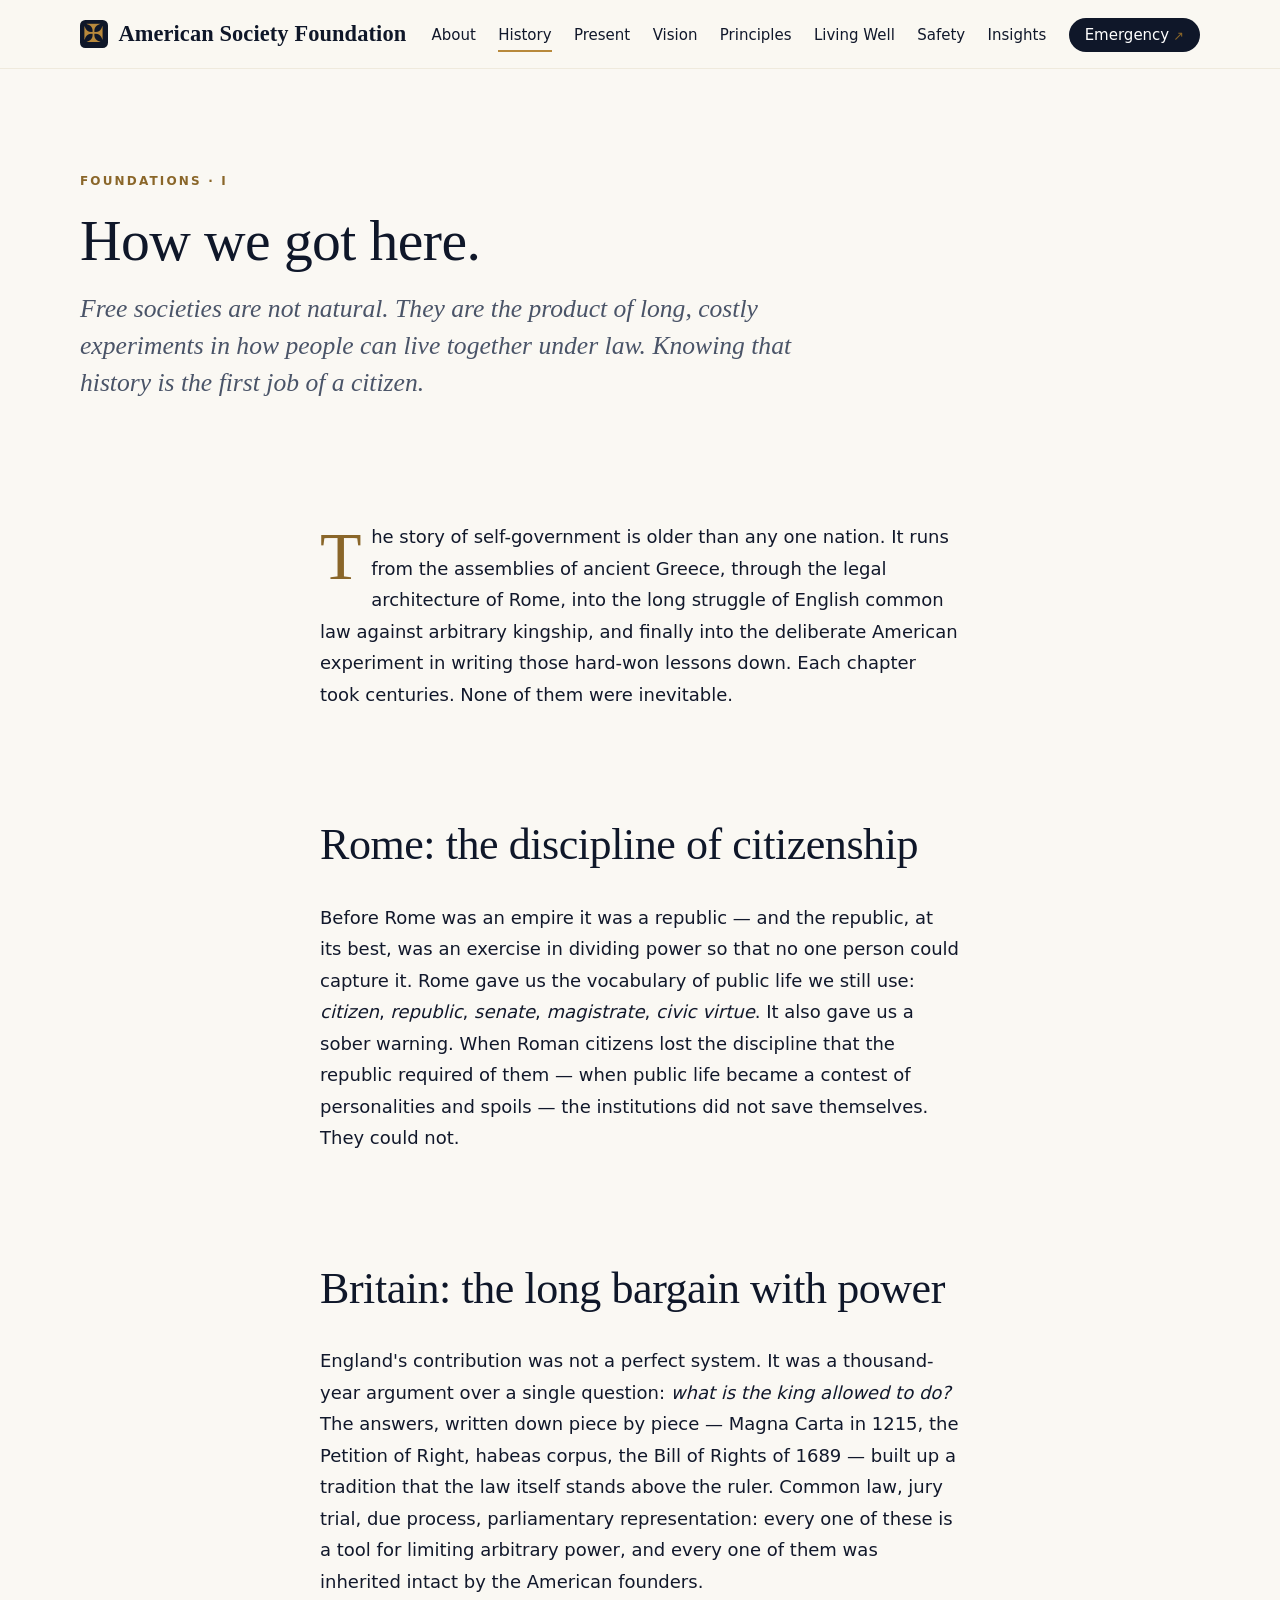
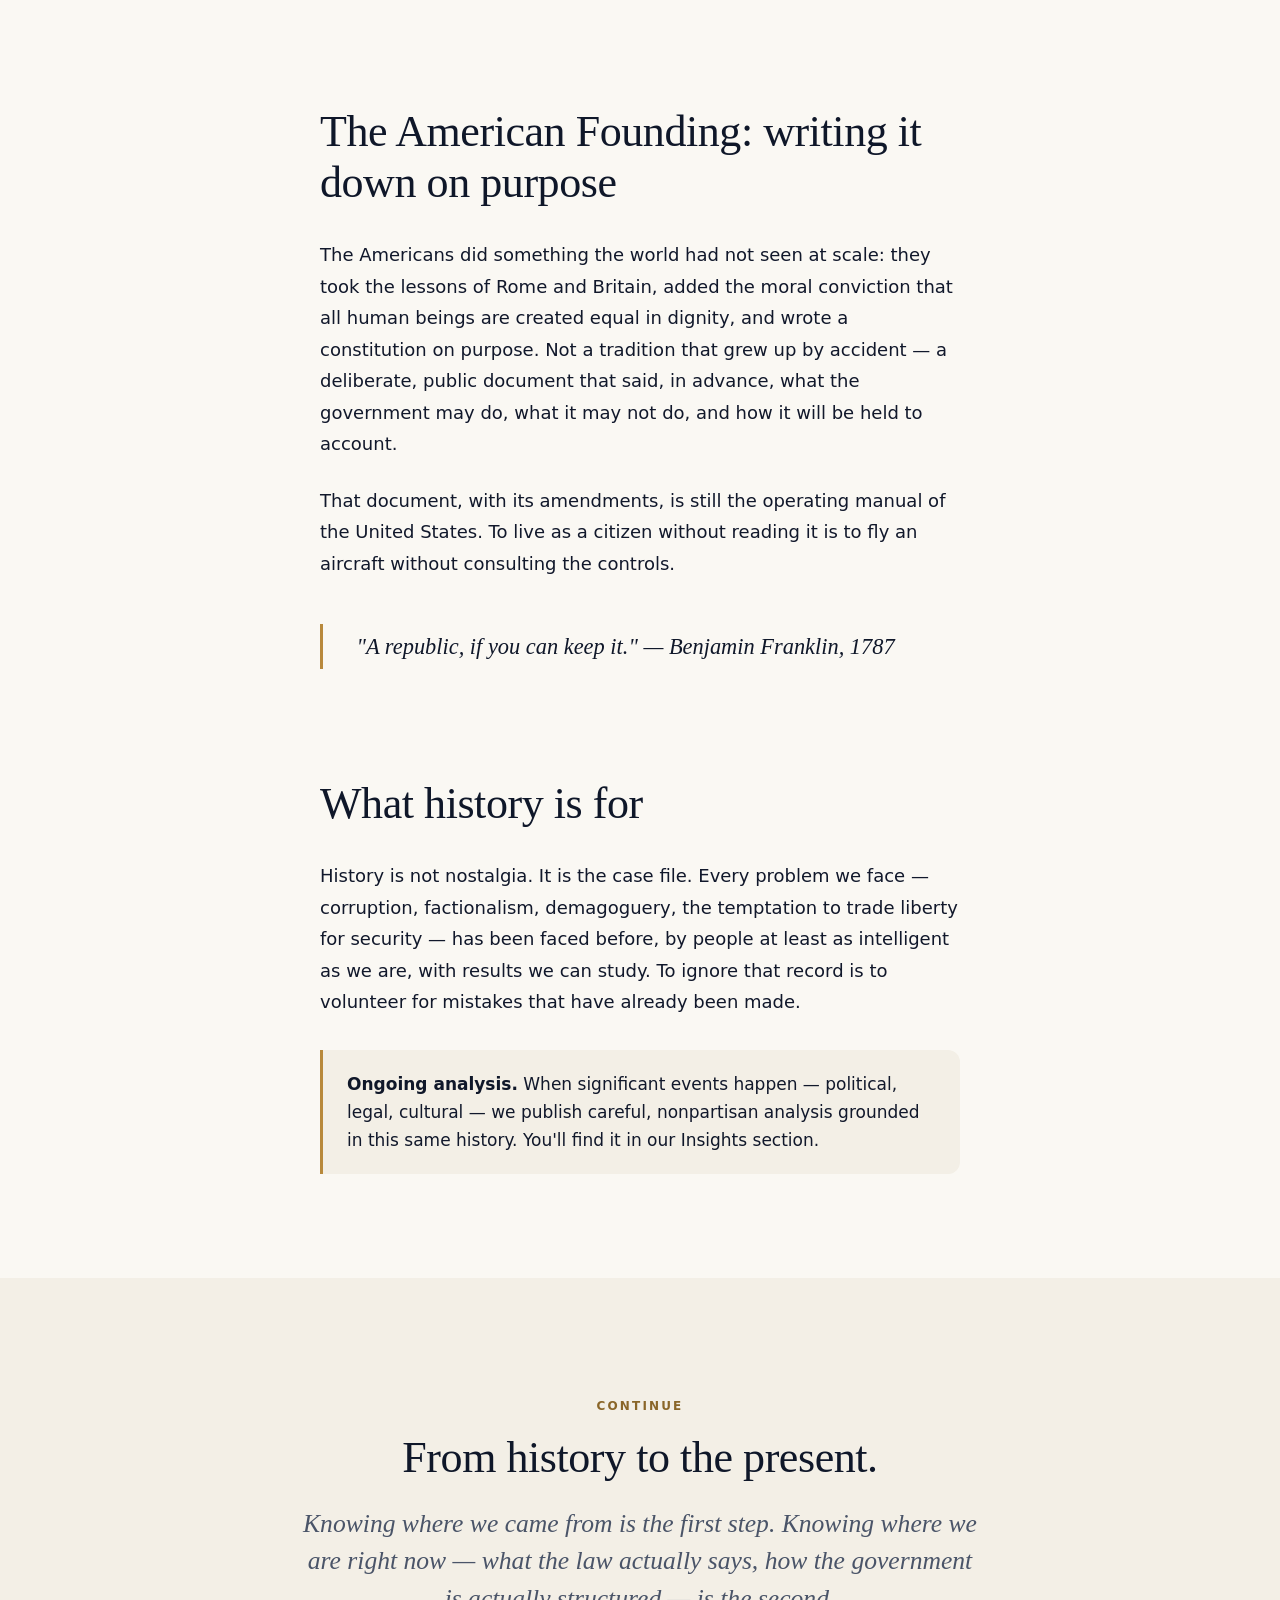
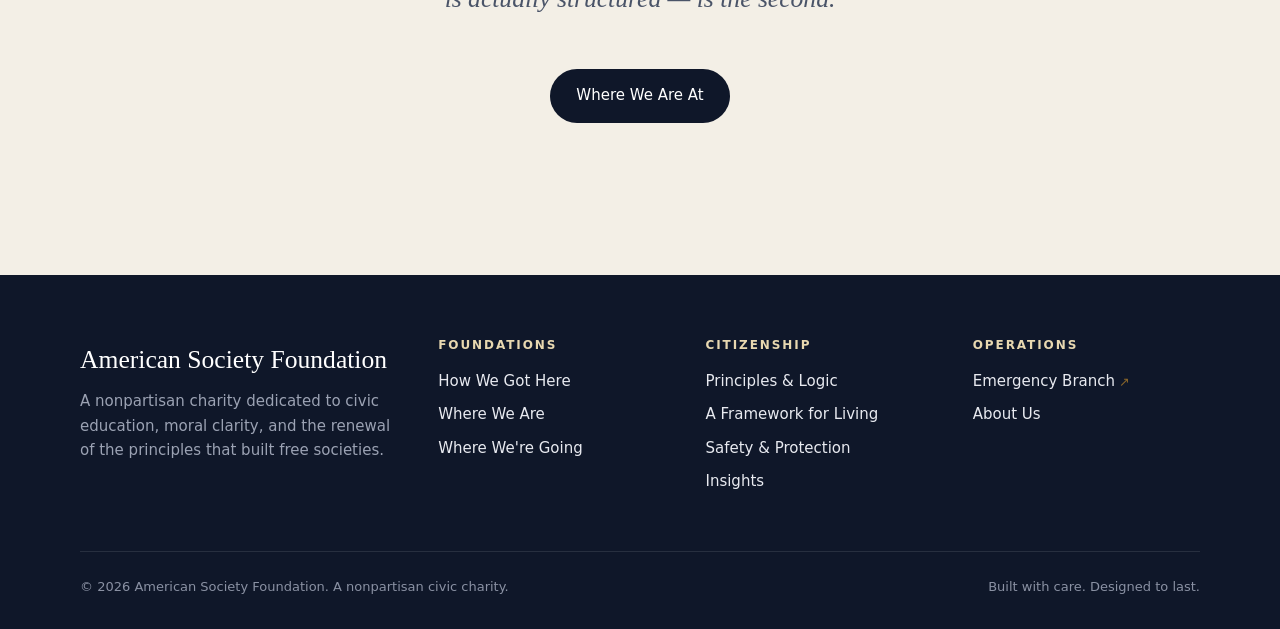
<file: history.html>
<!doctype html>
<html lang="en">
<head>
  <meta charset="utf-8" />
  <meta name="viewport" content="width=device-width, initial-scale=1" />
  <title>How We Got Here — American Society Foundation</title>
  <meta name="description" content="A clear, accessible overview of the civilizations and ideas that built the modern free world — Rome, Britain, and the American founding — and ongoing analysis of present events." />
  <meta name="theme-color" content="#0f1729" />
  <link rel="canonical" href="https://better-society.org/history.html" />
  <link rel="icon" href="data:image/svg+xml,%3Csvg xmlns='http://www.w3.org/2000/svg' viewBox='0 0 32 32'%3E%3Crect width='32' height='32' fill='%230f1729'/%3E%3Ctext x='16' y='26' text-anchor='middle' font-family='Segoe UI Symbol, serif' font-size='28' fill='%23b8893c'%3E✠%3C/text%3E%3C/svg%3E" />
  <link rel="stylesheet" href="css/styles.css" />
</head>
<body>
  <a class="skip" href="#main">Skip to content</a>

  <header class="site-header">
    <div class="container">
      <nav class="nav" aria-label="Primary">
        <a class="brand" href="index.html"><svg class="brand__mark" viewBox="0 0 32 32"><rect width="32" height="32" rx="6" fill="#0f1729"/><text x="16" y="25" text-anchor="middle" font-family="Cormorant Garamond, Georgia, serif" font-size="28" fill="#b8893c" font-weight="200">✠</text></svg><span data-site="name">American Society Foundation</span></a>
        <button class="nav-toggle" aria-label="Toggle menu" aria-expanded="false"><svg viewBox="0 0 24 24" fill="none" stroke="currentColor" stroke-width="2" stroke-linecap="round"><path d="M4 7h16M4 12h16M4 17h16"/></svg></button>
        <ul class="nav-links">
          <li><a href="about.html">About</a></li>
          <li><a href="history.html">History</a></li>
          <li><a href="present.html">Present</a></li>
          <li><a href="future.html">Vision</a></li>
          <li><a href="principles.html">Principles</a></li>
          <li><a href="living.html">Living Well</a></li>
          <li><a href="safety.html">Safety</a></li>
          <li><a href="articles.html">Insights</a></li>
          <li><a class="nav-cta ext" data-emergency-link href="https://emergency.better-society.org/">Emergency</a></li>
        </ul>
      </nav>
    </div>
  </header>

  <main id="main">
    <section class="page-header">
      <div class="container">
        <span class="eyebrow">Foundations · I</span>
        <h1>How we got here.</h1>
        <p class="lead">Free societies are not natural. They are the product of long, costly experiments in how people can live together under law. Knowing that history is the first job of a citizen.</p>
      </div>
    </section>

    <section class="section--tight">
      <div class="container prose">
        <p>The story of self-government is older than any one nation. It runs from the assemblies of ancient Greece, through the legal architecture of Rome, into the long struggle of English common law against arbitrary kingship, and finally into the deliberate American experiment in writing those hard-won lessons down. Each chapter took centuries. None of them were inevitable.</p>

        <h2>Rome: the discipline of citizenship</h2>
        <p>Before Rome was an empire it was a republic — and the republic, at its best, was an exercise in dividing power so that no one person could capture it. Rome gave us the vocabulary of public life we still use: <em>citizen</em>, <em>republic</em>, <em>senate</em>, <em>magistrate</em>, <em>civic virtue</em>. It also gave us a sober warning. When Roman citizens lost the discipline that the republic required of them — when public life became a contest of personalities and spoils — the institutions did not save themselves. They could not.</p>

        <h2>Britain: the long bargain with power</h2>
        <p>England's contribution was not a perfect system. It was a thousand-year argument over a single question: <em>what is the king allowed to do?</em> The answers, written down piece by piece — Magna Carta in 1215, the Petition of Right, habeas corpus, the Bill of Rights of 1689 — built up a tradition that the law itself stands above the ruler. Common law, jury trial, due process, parliamentary representation: every one of these is a tool for limiting arbitrary power, and every one of them was inherited intact by the American founders.</p>

        <h2>The American Founding: writing it down on purpose</h2>
        <p>The Americans did something the world had not seen at scale: they took the lessons of Rome and Britain, added the moral conviction that all human beings are created equal in dignity, and wrote a constitution on purpose. Not a tradition that grew up by accident — a deliberate, public document that said, in advance, what the government may do, what it may not do, and how it will be held to account.</p>

        <p>That document, with its amendments, is still the operating manual of the United States. To live as a citizen without reading it is to fly an aircraft without consulting the controls.</p>

        <blockquote>"A republic, if you can keep it." — Benjamin Franklin, 1787</blockquote>

        <h2>What history is for</h2>
        <p>History is not nostalgia. It is the case file. Every problem we face — corruption, factionalism, demagoguery, the temptation to trade liberty for security — has been faced before, by people at least as intelligent as we are, with results we can study. To ignore that record is to volunteer for mistakes that have already been made.</p>

        <div class="callout">
          <strong>Ongoing analysis.</strong> When significant events happen — political, legal, cultural — we publish careful, nonpartisan analysis grounded in this same history. You'll find it in our <a href="articles.html">Insights</a> section.
        </div>
      </div>
    </section>

    <section class="section section--alt">
      <div class="container">
        <div style="text-align:center; max-width:680px; margin:0 auto 2.5rem;" class="reveal">
          <span class="eyebrow">Continue</span>
          <h2>From history to the present.</h2>
          <p class="lead">Knowing where we came from is the first step. Knowing where we are right now — what the law actually says, how the government is actually structured — is the second.</p>
          <a href="present.html" class="btn btn--primary" style="margin-top:1.5rem;">Where We Are At</a>
        </div>
      </div>
    </section>
  </main>

  <footer class="site-footer">
    <div class="container">
      <div class="footer-grid">
        <div>
          <div class="footer-brand" data-site="name">American Society Foundation</div>
          <p class="footer-tagline" data-site="description">Building a better society through civic education and moral clarity.</p>
        </div>
        <div class="footer-col"><h4>Foundations</h4><ul><li><a href="history.html">How We Got Here</a></li><li><a href="present.html">Where We Are</a></li><li><a href="future.html">Where We're Going</a></li></ul></div>
        <div class="footer-col"><h4>Citizenship</h4><ul><li><a href="principles.html">Principles &amp; Logic</a></li><li><a href="living.html">A Framework for Living</a></li><li><a href="safety.html">Safety &amp; Protection</a></li><li><a href="articles.html">Insights</a></li></ul></div>
        <div class="footer-col"><h4>Operations</h4><ul><li><a class="ext" data-emergency-link href="https://emergency.better-society.org/">Emergency Branch</a></li><li><a href="about.html">About Us</a></li></ul></div>
      </div>
      <div class="footer-bottom">
        <div>© <span id="year">2026</span> <span data-site="name">American Society Foundation</span>. A nonpartisan civic charity.</div>
        <div>Built with care. Designed to last.</div>
      </div>
    </div>
  </footer>

  <script src="js/data-loader.js"></script>
  <script src="js/main.js"></script>
</body>
</html>
</file>
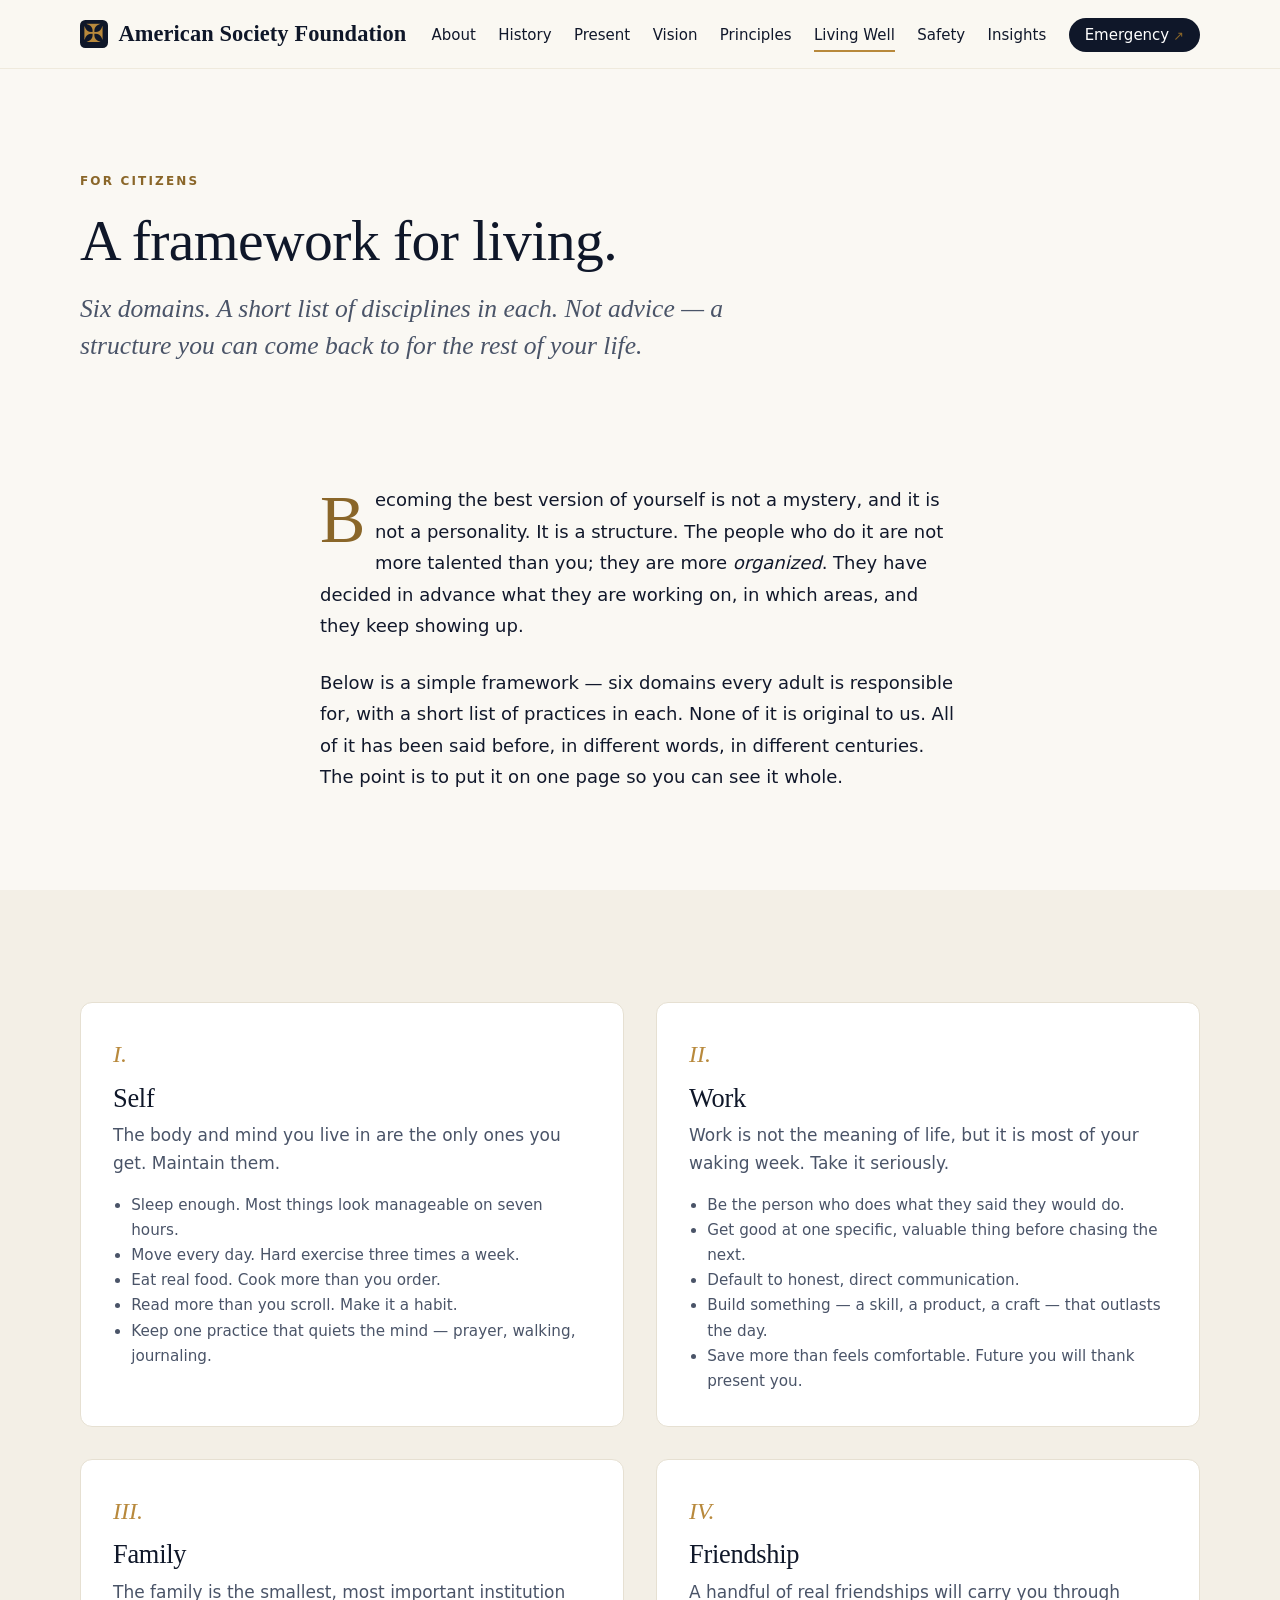
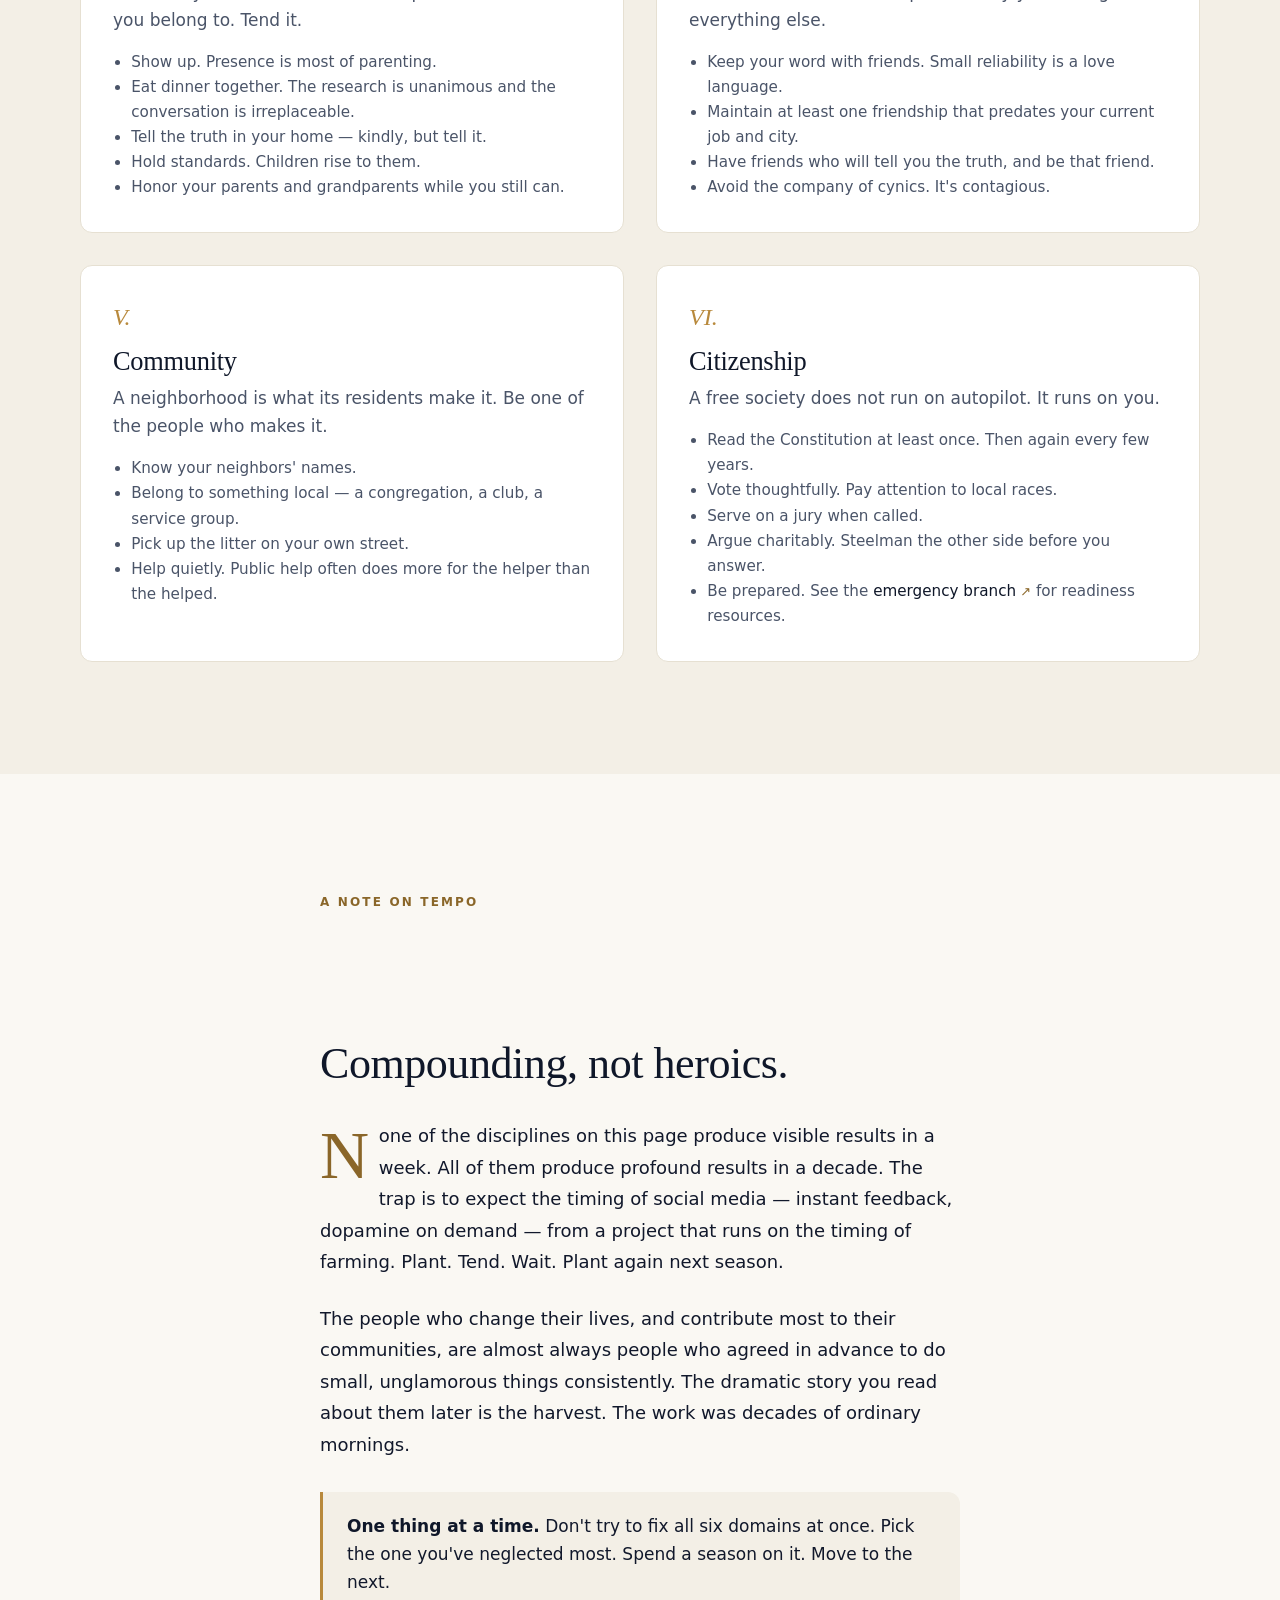
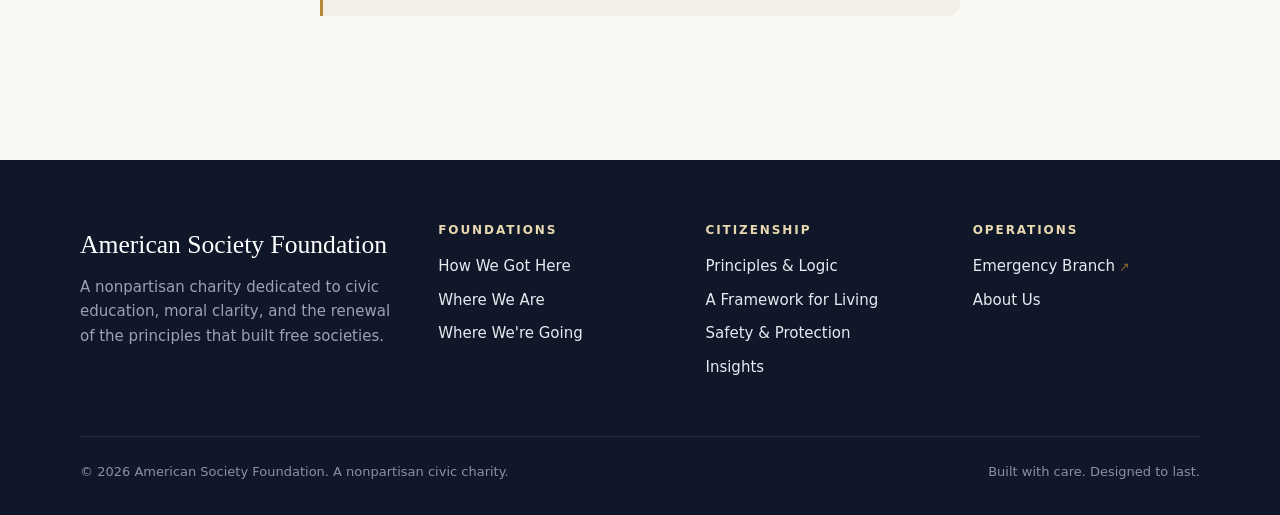
<file: living.html>
<!doctype html>
<html lang="en">
<head>
  <meta charset="utf-8" />
  <meta name="viewport" content="width=device-width, initial-scale=1" />
  <title>A Framework for Living — American Society Foundation</title>
  <meta name="description" content="A practical framework — habits, time, work, relationships, citizenship — for becoming the kind of person a free society needs and the kind of person you want to be." />
  <meta name="theme-color" content="#0f1729" />
  <link rel="canonical" href="https://better-society.org/living.html" />
  <link rel="icon" href="data:image/svg+xml,%3Csvg xmlns='http://www.w3.org/2000/svg' viewBox='0 0 32 32'%3E%3Crect width='32' height='32' fill='%230f1729'/%3E%3Ctext x='16' y='26' text-anchor='middle' font-family='Segoe UI Symbol, serif' font-size='28' fill='%23b8893c'%3E✠%3C/text%3E%3C/svg%3E" />
  <link rel="stylesheet" href="css/styles.css" />
</head>
<body>
  <a class="skip" href="#main">Skip to content</a>

  <header class="site-header">
    <div class="container">
      <nav class="nav" aria-label="Primary">
        <a class="brand" href="index.html"><svg class="brand__mark" viewBox="0 0 32 32"><rect width="32" height="32" rx="6" fill="#0f1729"/><text x="16" y="25" text-anchor="middle" font-family="Cormorant Garamond, Georgia, serif" font-size="28" fill="#b8893c" font-weight="200">✠</text></svg><span data-site="name">American Society Foundation</span></a>
        <button class="nav-toggle" aria-label="Toggle menu" aria-expanded="false"><svg viewBox="0 0 24 24" fill="none" stroke="currentColor" stroke-width="2" stroke-linecap="round"><path d="M4 7h16M4 12h16M4 17h16"/></svg></button>
        <ul class="nav-links">
          <li><a href="about.html">About</a></li>
          <li><a href="history.html">History</a></li>
          <li><a href="present.html">Present</a></li>
          <li><a href="future.html">Vision</a></li>
          <li><a href="principles.html">Principles</a></li>
          <li><a href="living.html">Living Well</a></li>
          <li><a href="safety.html">Safety</a></li>
          <li><a href="articles.html">Insights</a></li>
          <li><a class="nav-cta ext" data-emergency-link href="https://emergency.better-society.org/">Emergency</a></li>
        </ul>
      </nav>
    </div>
  </header>

  <main id="main">
    <section class="page-header">
      <div class="container">
        <span class="eyebrow">For Citizens</span>
        <h1>A framework for living.</h1>
        <p class="lead">Six domains. A short list of disciplines in each. Not advice — a structure you can come back to for the rest of your life.</p>
      </div>
    </section>

    <section class="section--tight">
      <div class="container prose">
        <p>Becoming the best version of yourself is not a mystery, and it is not a personality. It is a structure. The people who do it are not more talented than you; they are more <em>organized</em>. They have decided in advance what they are working on, in which areas, and they keep showing up.</p>
        <p>Below is a simple framework — six domains every adult is responsible for, with a short list of practices in each. None of it is original to us. All of it has been said before, in different words, in different centuries. The point is to put it on one page so you can see it whole.</p>
      </div>
    </section>

    <section class="section section--alt">
      <div class="container">
        <div class="grid grid--2">

          <div class="card reveal">
            <span class="card__num">I.</span>
            <h3 class="card__title">Self</h3>
            <p class="card__body">The body and mind you live in are the only ones you get. Maintain them.</p>
            <ul style="font-size:0.95rem; color:var(--color-text-muted); padding-left: 1.2em; margin:0;">
              <li>Sleep enough. Most things look manageable on seven hours.</li>
              <li>Move every day. Hard exercise three times a week.</li>
              <li>Eat real food. Cook more than you order.</li>
              <li>Read more than you scroll. Make it a habit.</li>
              <li>Keep one practice that quiets the mind — prayer, walking, journaling.</li>
            </ul>
          </div>

          <div class="card reveal">
            <span class="card__num">II.</span>
            <h3 class="card__title">Work</h3>
            <p class="card__body">Work is not the meaning of life, but it is most of your waking week. Take it seriously.</p>
            <ul style="font-size:0.95rem; color:var(--color-text-muted); padding-left: 1.2em; margin:0;">
              <li>Be the person who does what they said they would do.</li>
              <li>Get good at one specific, valuable thing before chasing the next.</li>
              <li>Default to honest, direct communication.</li>
              <li>Build something — a skill, a product, a craft — that outlasts the day.</li>
              <li>Save more than feels comfortable. Future you will thank present you.</li>
            </ul>
          </div>

          <div class="card reveal">
            <span class="card__num">III.</span>
            <h3 class="card__title">Family</h3>
            <p class="card__body">The family is the smallest, most important institution you belong to. Tend it.</p>
            <ul style="font-size:0.95rem; color:var(--color-text-muted); padding-left: 1.2em; margin:0;">
              <li>Show up. Presence is most of parenting.</li>
              <li>Eat dinner together. The research is unanimous and the conversation is irreplaceable.</li>
              <li>Tell the truth in your home — kindly, but tell it.</li>
              <li>Hold standards. Children rise to them.</li>
              <li>Honor your parents and grandparents while you still can.</li>
            </ul>
          </div>

          <div class="card reveal">
            <span class="card__num">IV.</span>
            <h3 class="card__title">Friendship</h3>
            <p class="card__body">A handful of real friendships will carry you through everything else.</p>
            <ul style="font-size:0.95rem; color:var(--color-text-muted); padding-left: 1.2em; margin:0;">
              <li>Keep your word with friends. Small reliability is a love language.</li>
              <li>Maintain at least one friendship that predates your current job and city.</li>
              <li>Have friends who will tell you the truth, and be that friend.</li>
              <li>Avoid the company of cynics. It's contagious.</li>
            </ul>
          </div>

          <div class="card reveal">
            <span class="card__num">V.</span>
            <h3 class="card__title">Community</h3>
            <p class="card__body">A neighborhood is what its residents make it. Be one of the people who makes it.</p>
            <ul style="font-size:0.95rem; color:var(--color-text-muted); padding-left: 1.2em; margin:0;">
              <li>Know your neighbors' names.</li>
              <li>Belong to something local — a congregation, a club, a service group.</li>
              <li>Pick up the litter on your own street.</li>
              <li>Help quietly. Public help often does more for the helper than the helped.</li>
            </ul>
          </div>

          <div class="card reveal">
            <span class="card__num">VI.</span>
            <h3 class="card__title">Citizenship</h3>
            <p class="card__body">A free society does not run on autopilot. It runs on you.</p>
            <ul style="font-size:0.95rem; color:var(--color-text-muted); padding-left: 1.2em; margin:0;">
              <li>Read the Constitution at least once. Then again every few years.</li>
              <li>Vote thoughtfully. Pay attention to local races.</li>
              <li>Serve on a jury when called.</li>
              <li>Argue charitably. Steelman the other side before you answer.</li>
              <li>Be prepared. See the <a class="ext" data-emergency-link href="https://emergency.better-society.org/">emergency branch</a> for readiness resources.</li>
            </ul>
          </div>

        </div>
      </div>
    </section>

    <section class="section">
      <div class="container prose">
        <span class="eyebrow">A note on tempo</span>
        <h2>Compounding, not heroics.</h2>
        <p>None of the disciplines on this page produce visible results in a week. All of them produce profound results in a decade. The trap is to expect the timing of social media — instant feedback, dopamine on demand — from a project that runs on the timing of farming. Plant. Tend. Wait. Plant again next season.</p>
        <p>The people who change their lives, and contribute most to their communities, are almost always people who agreed in advance to do small, unglamorous things consistently. The dramatic story you read about them later is the harvest. The work was decades of ordinary mornings.</p>
        <div class="callout">
          <strong>One thing at a time.</strong> Don't try to fix all six domains at once. Pick the one you've neglected most. Spend a season on it. Move to the next.
        </div>
      </div>
    </section>
  </main>

  <footer class="site-footer">
    <div class="container">
      <div class="footer-grid">
        <div>
          <div class="footer-brand" data-site="name">American Society Foundation</div>
          <p class="footer-tagline" data-site="description">Building a better society through civic education and moral clarity.</p>
        </div>
        <div class="footer-col"><h4>Foundations</h4><ul><li><a href="history.html">How We Got Here</a></li><li><a href="present.html">Where We Are</a></li><li><a href="future.html">Where We're Going</a></li></ul></div>
        <div class="footer-col"><h4>Citizenship</h4><ul><li><a href="principles.html">Principles &amp; Logic</a></li><li><a href="living.html">A Framework for Living</a></li><li><a href="safety.html">Safety &amp; Protection</a></li><li><a href="articles.html">Insights</a></li></ul></div>
        <div class="footer-col"><h4>Operations</h4><ul><li><a class="ext" data-emergency-link href="https://emergency.better-society.org/">Emergency Branch</a></li><li><a href="about.html">About Us</a></li></ul></div>
      </div>
      <div class="footer-bottom">
        <div>© <span id="year">2026</span> <span data-site="name">American Society Foundation</span>. A nonpartisan civic charity.</div>
        <div>Built with care. Designed to last.</div>
      </div>
    </div>
  </footer>

  <script src="js/data-loader.js"></script>
  <script src="js/main.js"></script>
</body>
</html>
</file>
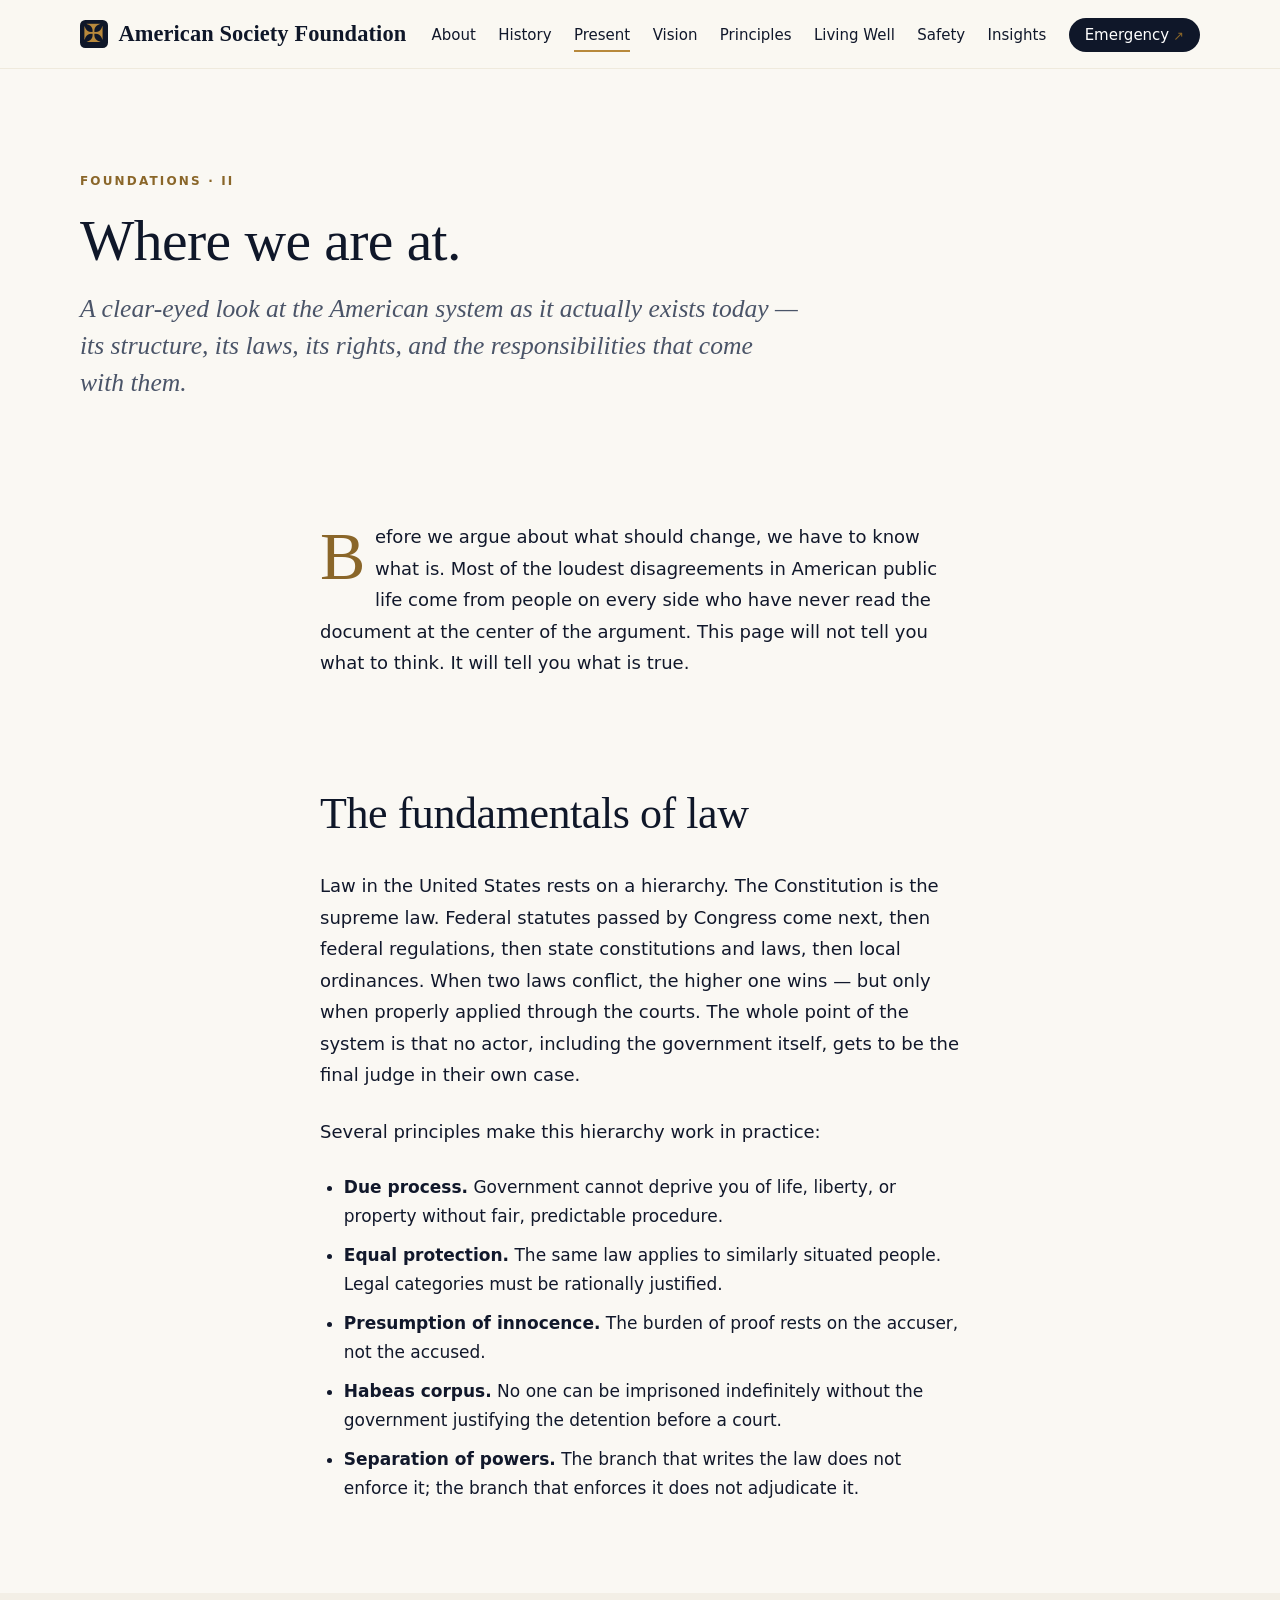
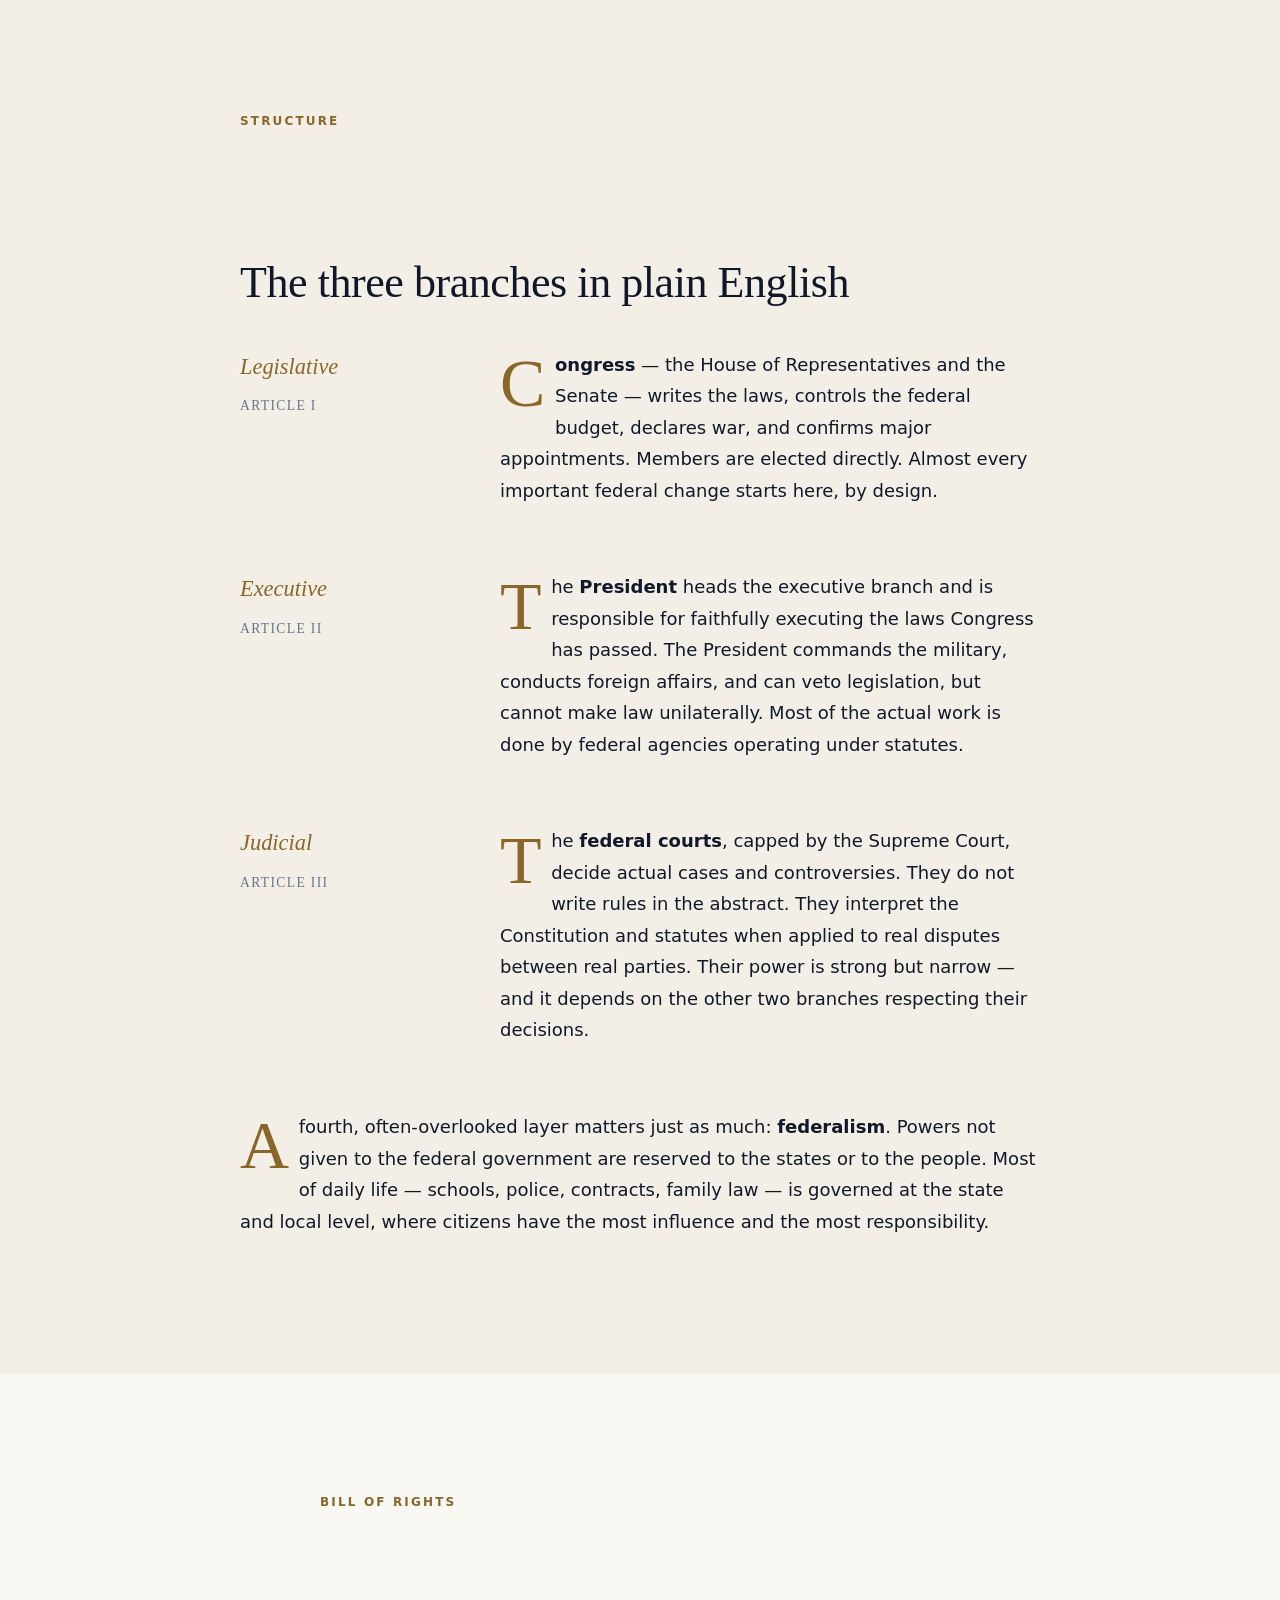
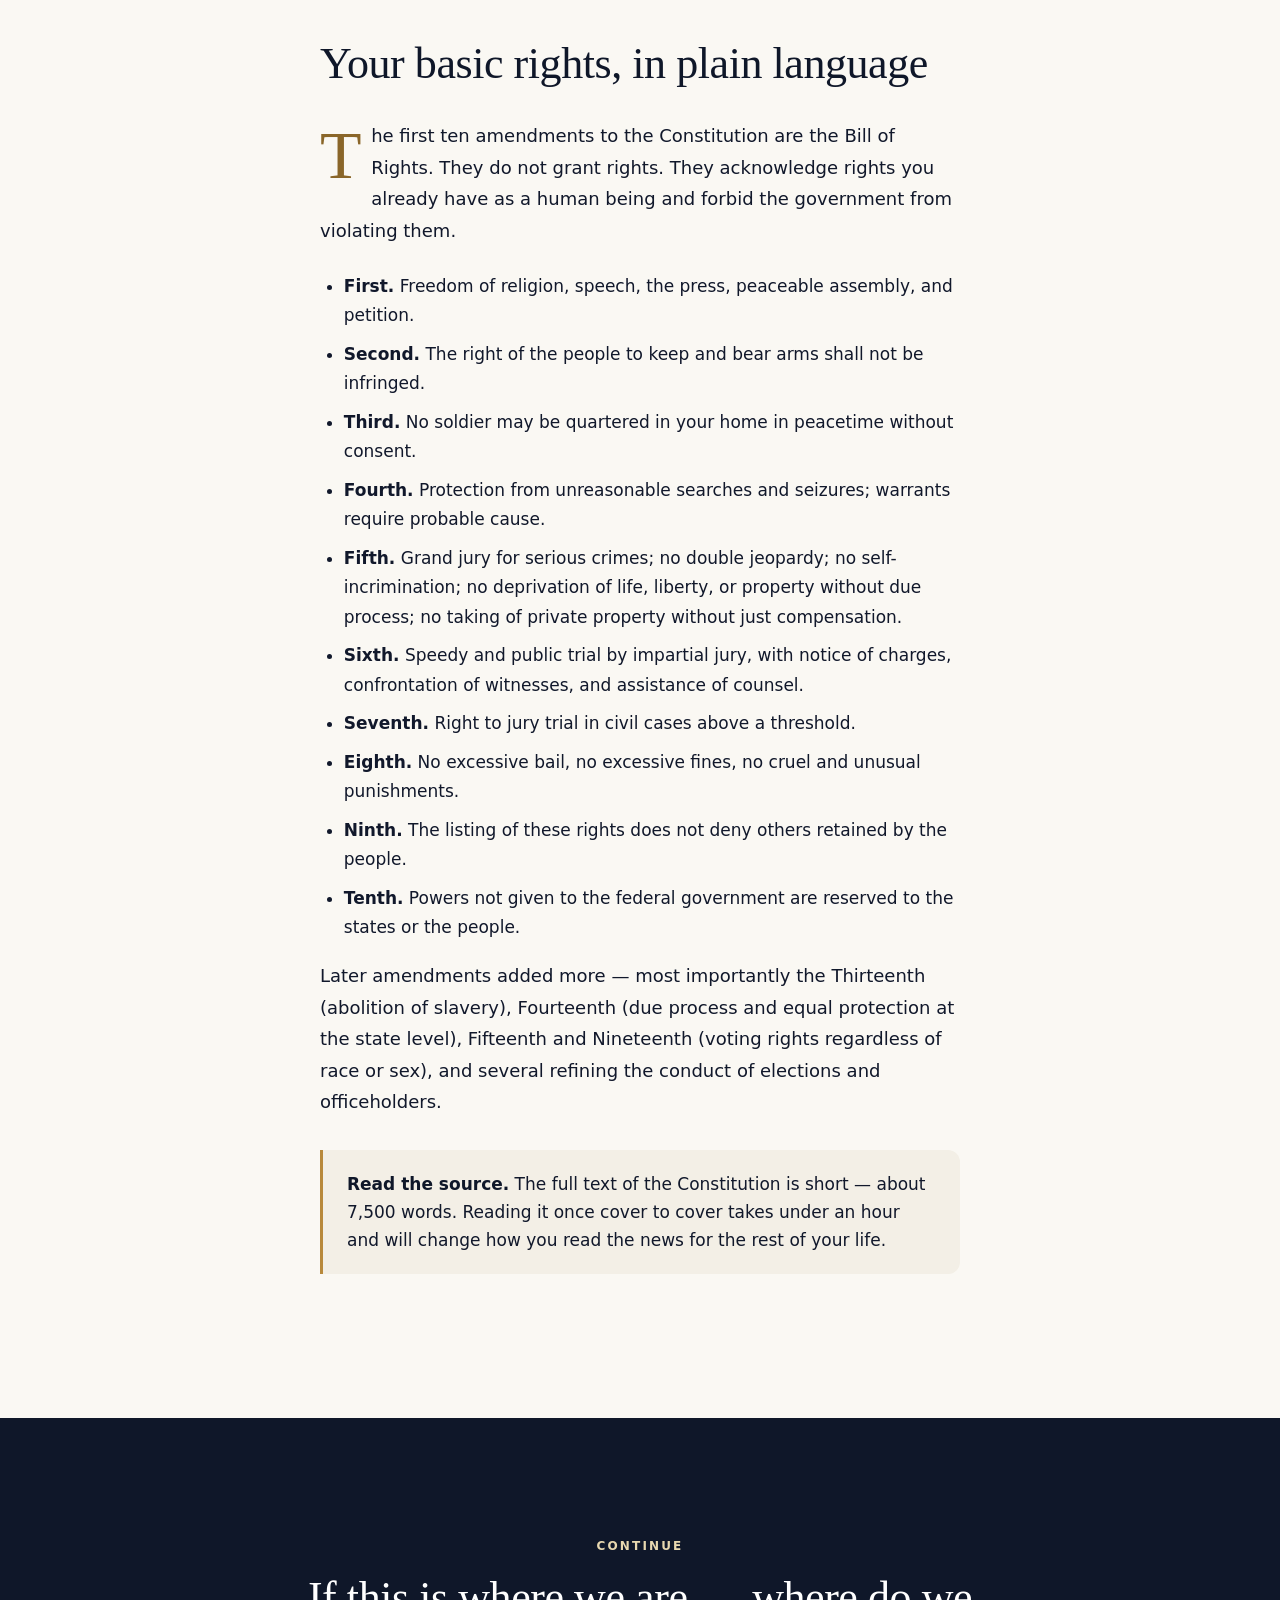
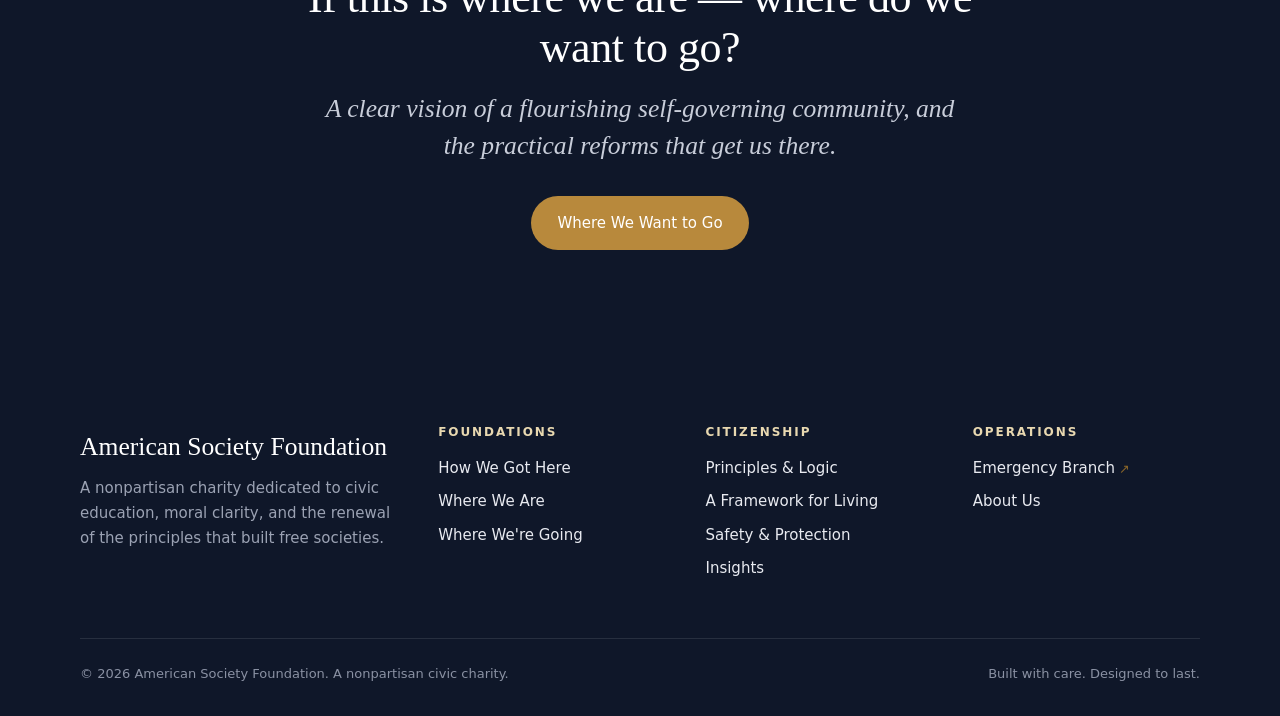
<file: present.html>
<!doctype html>
<html lang="en">
<head>
  <meta charset="utf-8" />
  <meta name="viewport" content="width=device-width, initial-scale=1" />
  <title>Where We Are At — American Society Foundation</title>
  <meta name="description" content="A clear, nonpartisan overview of how American government actually works, what the Constitution actually says, and the basic rights every citizen should know." />
  <meta name="theme-color" content="#0f1729" />
  <link rel="canonical" href="https://better-society.org/present.html" />
  <link rel="icon" href="data:image/svg+xml,%3Csvg xmlns='http://www.w3.org/2000/svg' viewBox='0 0 32 32'%3E%3Crect width='32' height='32' fill='%230f1729'/%3E%3Ctext x='16' y='26' text-anchor='middle' font-family='Segoe UI Symbol, serif' font-size='28' fill='%23b8893c'%3E✠%3C/text%3E%3C/svg%3E" />
  <link rel="stylesheet" href="css/styles.css" />
</head>
<body>
  <a class="skip" href="#main">Skip to content</a>

  <header class="site-header">
    <div class="container">
      <nav class="nav" aria-label="Primary">
        <a class="brand" href="index.html"><svg class="brand__mark" viewBox="0 0 32 32"><rect width="32" height="32" rx="6" fill="#0f1729"/><text x="16" y="25" text-anchor="middle" font-family="Cormorant Garamond, Georgia, serif" font-size="28" fill="#b8893c" font-weight="200">✠</text></svg><span data-site="name">American Society Foundation</span></a>
        <button class="nav-toggle" aria-label="Toggle menu" aria-expanded="false"><svg viewBox="0 0 24 24" fill="none" stroke="currentColor" stroke-width="2" stroke-linecap="round"><path d="M4 7h16M4 12h16M4 17h16"/></svg></button>
        <ul class="nav-links">
          <li><a href="about.html">About</a></li>
          <li><a href="history.html">History</a></li>
          <li><a href="present.html">Present</a></li>
          <li><a href="future.html">Vision</a></li>
          <li><a href="principles.html">Principles</a></li>
          <li><a href="living.html">Living Well</a></li>
          <li><a href="safety.html">Safety</a></li>
          <li><a href="articles.html">Insights</a></li>
          <li><a class="nav-cta ext" data-emergency-link href="https://emergency.better-society.org/">Emergency</a></li>
        </ul>
      </nav>
    </div>
  </header>

  <main id="main">
    <section class="page-header">
      <div class="container">
        <span class="eyebrow">Foundations · II</span>
        <h1>Where we are at.</h1>
        <p class="lead">A clear-eyed look at the American system as it actually exists today — its structure, its laws, its rights, and the responsibilities that come with them.</p>
      </div>
    </section>

    <section class="section--tight">
      <div class="container prose">
        <p>Before we argue about what should change, we have to know what is. Most of the loudest disagreements in American public life come from people on every side who have never read the document at the center of the argument. This page will not tell you what to think. It will tell you what is true.</p>

        <h2>The fundamentals of law</h2>
        <p>Law in the United States rests on a hierarchy. The Constitution is the supreme law. Federal statutes passed by Congress come next, then federal regulations, then state constitutions and laws, then local ordinances. When two laws conflict, the higher one wins — but only when properly applied through the courts. The whole point of the system is that no actor, including the government itself, gets to be the final judge in their own case.</p>

        <p>Several principles make this hierarchy work in practice:</p>
        <ul>
          <li><strong>Due process.</strong> Government cannot deprive you of life, liberty, or property without fair, predictable procedure.</li>
          <li><strong>Equal protection.</strong> The same law applies to similarly situated people. Legal categories must be rationally justified.</li>
          <li><strong>Presumption of innocence.</strong> The burden of proof rests on the accuser, not the accused.</li>
          <li><strong>Habeas corpus.</strong> No one can be imprisoned indefinitely without the government justifying the detention before a court.</li>
          <li><strong>Separation of powers.</strong> The branch that writes the law does not enforce it; the branch that enforces it does not adjudicate it.</li>
        </ul>
      </div>
    </section>

    <section class="section section--alt">
      <div class="container prose" style="max-width:880px;">
        <span class="eyebrow">Structure</span>
        <h2>The three branches in plain English</h2>

        <div class="two-col">
          <div class="two-col__aside">Legislative<br><span style="font-size:0.85rem; font-style:normal; letter-spacing:0.1em; text-transform:uppercase; color:var(--color-text-soft);">Article I</span></div>
          <div>
            <p><strong>Congress</strong> — the House of Representatives and the Senate — writes the laws, controls the federal budget, declares war, and confirms major appointments. Members are elected directly. Almost every important federal change starts here, by design.</p>
          </div>
        </div>

        <div class="two-col">
          <div class="two-col__aside">Executive<br><span style="font-size:0.85rem; font-style:normal; letter-spacing:0.1em; text-transform:uppercase; color:var(--color-text-soft);">Article II</span></div>
          <div>
            <p>The <strong>President</strong> heads the executive branch and is responsible for faithfully executing the laws Congress has passed. The President commands the military, conducts foreign affairs, and can veto legislation, but cannot make law unilaterally. Most of the actual work is done by federal agencies operating under statutes.</p>
          </div>
        </div>

        <div class="two-col">
          <div class="two-col__aside">Judicial<br><span style="font-size:0.85rem; font-style:normal; letter-spacing:0.1em; text-transform:uppercase; color:var(--color-text-soft);">Article III</span></div>
          <div>
            <p>The <strong>federal courts</strong>, capped by the Supreme Court, decide actual cases and controversies. They do not write rules in the abstract. They interpret the Constitution and statutes when applied to real disputes between real parties. Their power is strong but narrow — and it depends on the other two branches respecting their decisions.</p>
          </div>
        </div>

        <p style="margin-top:2rem;">A fourth, often-overlooked layer matters just as much: <strong>federalism</strong>. Powers not given to the federal government are reserved to the states or to the people. Most of daily life — schools, police, contracts, family law — is governed at the state and local level, where citizens have the most influence and the most responsibility.</p>
      </div>
    </section>

    <section class="section">
      <div class="container prose">
        <span class="eyebrow">Bill of Rights</span>
        <h2>Your basic rights, in plain language</h2>
        <p>The first ten amendments to the Constitution are the Bill of Rights. They do not grant rights. They acknowledge rights you already have as a human being and forbid the government from violating them.</p>

        <ul>
          <li><strong>First.</strong> Freedom of religion, speech, the press, peaceable assembly, and petition.</li>
          <li><strong>Second.</strong> The right of the people to keep and bear arms shall not be infringed.</li>
          <li><strong>Third.</strong> No soldier may be quartered in your home in peacetime without consent.</li>
          <li><strong>Fourth.</strong> Protection from unreasonable searches and seizures; warrants require probable cause.</li>
          <li><strong>Fifth.</strong> Grand jury for serious crimes; no double jeopardy; no self-incrimination; no deprivation of life, liberty, or property without due process; no taking of private property without just compensation.</li>
          <li><strong>Sixth.</strong> Speedy and public trial by impartial jury, with notice of charges, confrontation of witnesses, and assistance of counsel.</li>
          <li><strong>Seventh.</strong> Right to jury trial in civil cases above a threshold.</li>
          <li><strong>Eighth.</strong> No excessive bail, no excessive fines, no cruel and unusual punishments.</li>
          <li><strong>Ninth.</strong> The listing of these rights does not deny others retained by the people.</li>
          <li><strong>Tenth.</strong> Powers not given to the federal government are reserved to the states or the people.</li>
        </ul>

        <p>Later amendments added more — most importantly the Thirteenth (abolition of slavery), Fourteenth (due process and equal protection at the state level), Fifteenth and Nineteenth (voting rights regardless of race or sex), and several refining the conduct of elections and officeholders.</p>

        <div class="callout">
          <strong>Read the source.</strong> The full text of the Constitution is short — about 7,500 words. Reading it once cover to cover takes under an hour and will change how you read the news for the rest of your life.
        </div>
      </div>
    </section>

    <section class="section section--dark">
      <div class="container" style="text-align:center;">
        <span class="eyebrow">Continue</span>
        <h2 style="max-width:720px; margin:0 auto 1rem;">If this is where we are — where do we want to go?</h2>
        <p class="lead" style="max-width:640px; margin:0 auto 2rem;">A clear vision of a flourishing self-governing community, and the practical reforms that get us there.</p>
        <a href="future.html" class="btn btn--gold">Where We Want to Go</a>
      </div>
    </section>
  </main>

  <footer class="site-footer">
    <div class="container">
      <div class="footer-grid">
        <div>
          <div class="footer-brand" data-site="name">American Society Foundation</div>
          <p class="footer-tagline" data-site="description">Building a better society through civic education and moral clarity.</p>
        </div>
        <div class="footer-col"><h4>Foundations</h4><ul><li><a href="history.html">How We Got Here</a></li><li><a href="present.html">Where We Are</a></li><li><a href="future.html">Where We're Going</a></li></ul></div>
        <div class="footer-col"><h4>Citizenship</h4><ul><li><a href="principles.html">Principles &amp; Logic</a></li><li><a href="living.html">A Framework for Living</a></li><li><a href="safety.html">Safety &amp; Protection</a></li><li><a href="articles.html">Insights</a></li></ul></div>
        <div class="footer-col"><h4>Operations</h4><ul><li><a class="ext" data-emergency-link href="https://emergency.better-society.org/">Emergency Branch</a></li><li><a href="about.html">About Us</a></li></ul></div>
      </div>
      <div class="footer-bottom">
        <div>© <span id="year">2026</span> <span data-site="name">American Society Foundation</span>. A nonpartisan civic charity.</div>
        <div>Built with care. Designed to last.</div>
      </div>
    </div>
  </footer>

  <script src="js/data-loader.js"></script>
  <script src="js/main.js"></script>
</body>
</html>
</file>
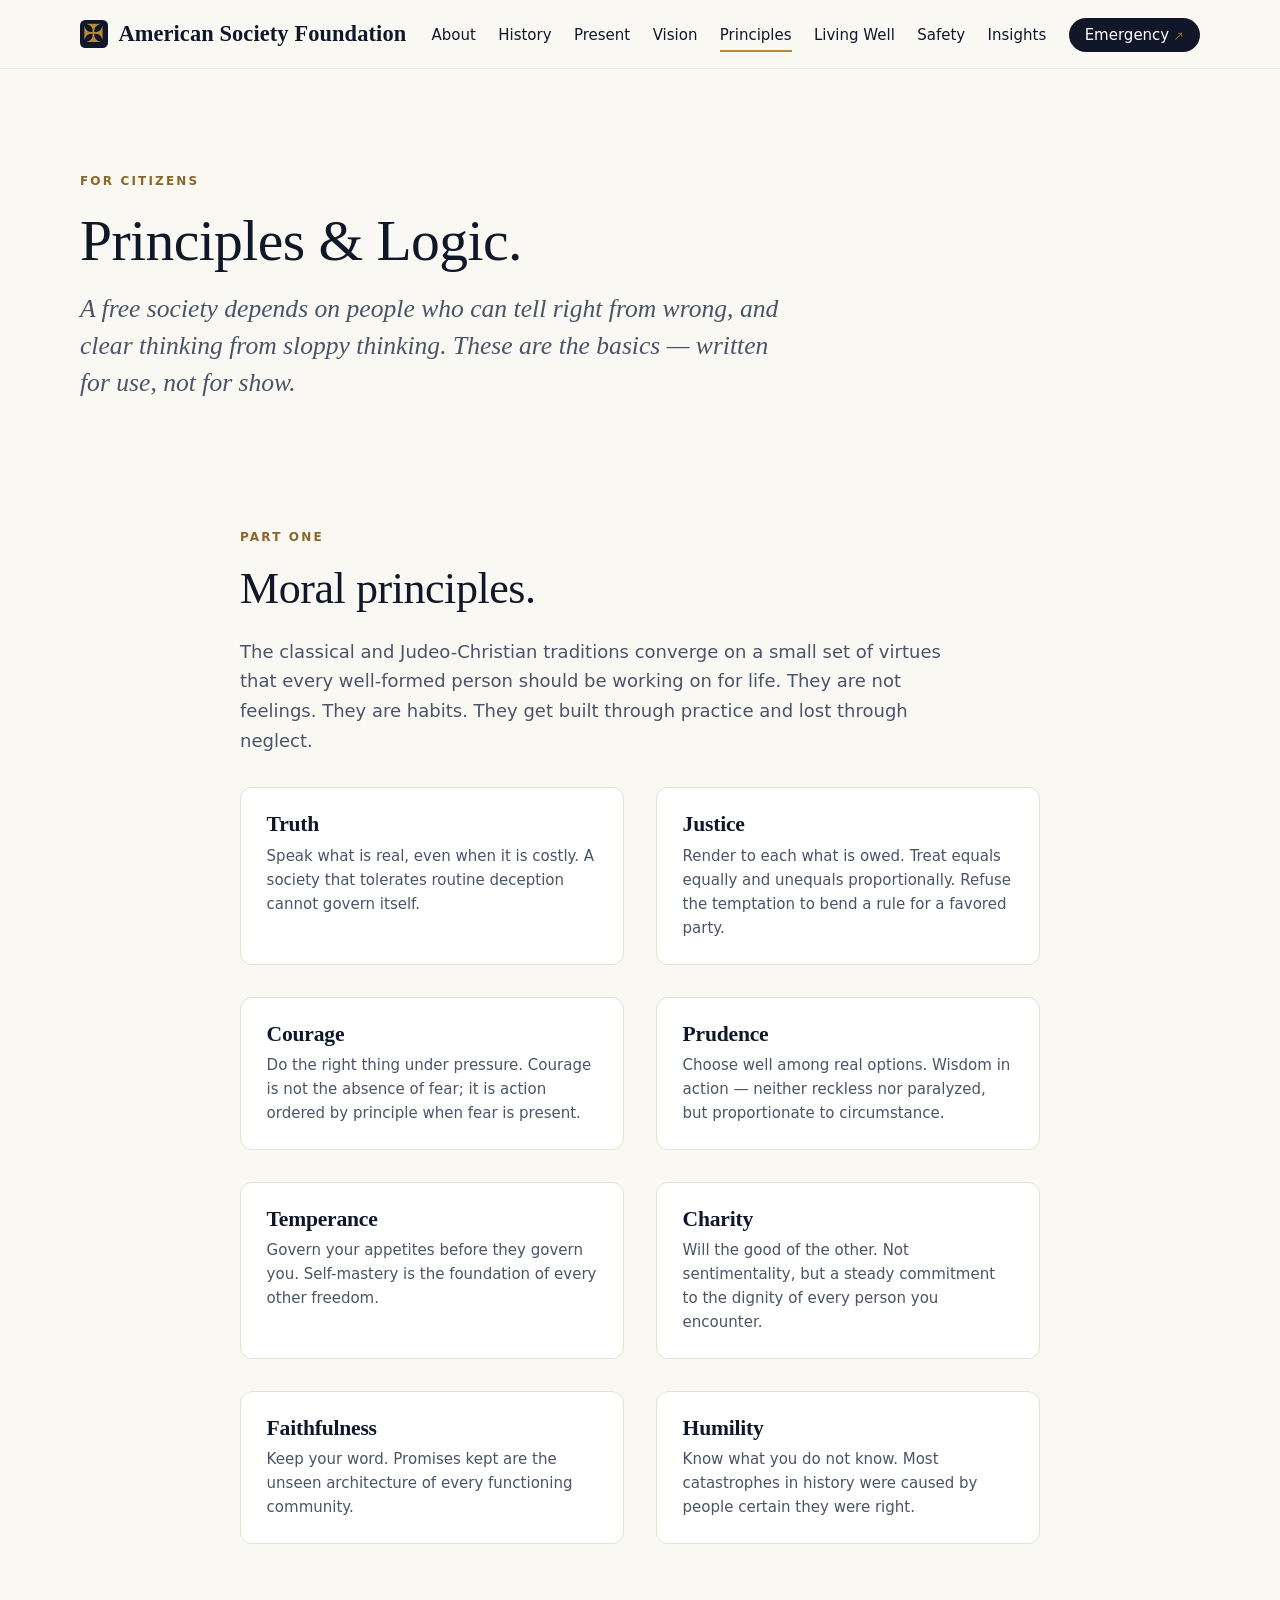
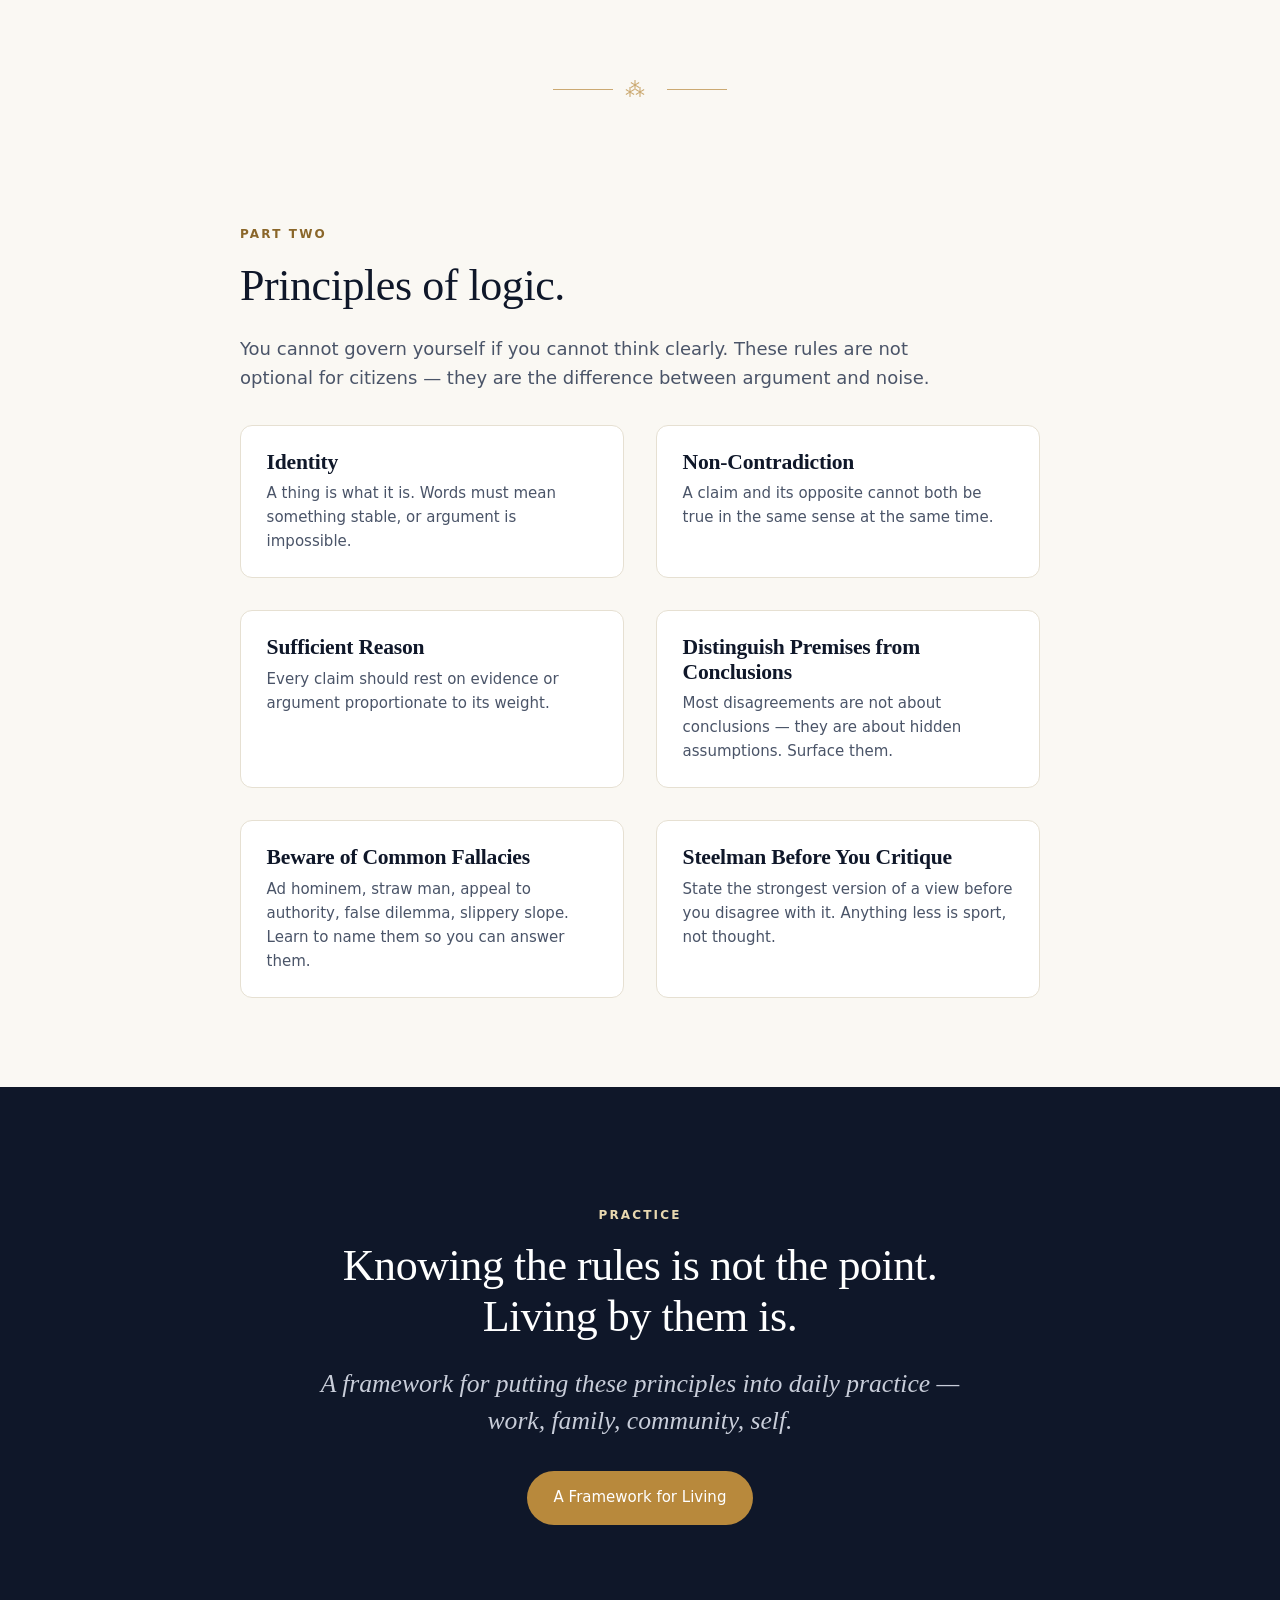
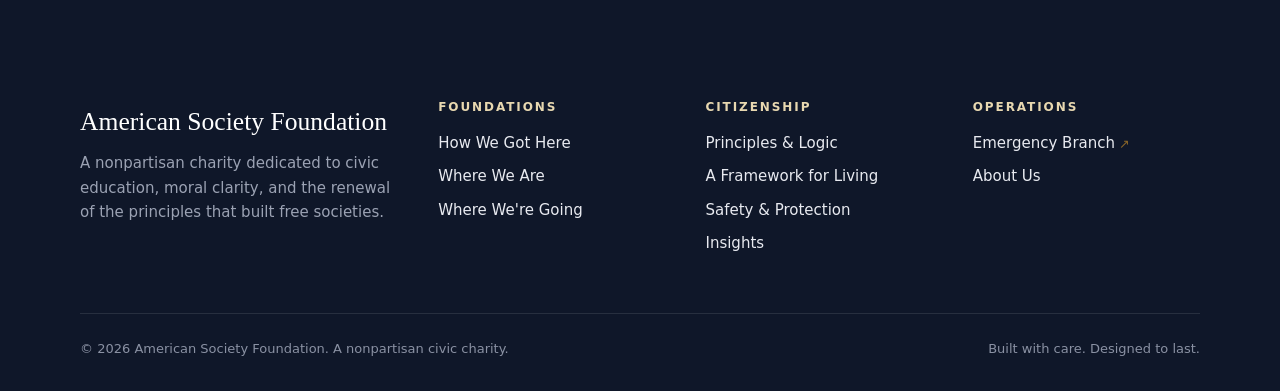
<file: principles.html>
<!doctype html>
<html lang="en">
<head>
  <meta charset="utf-8" />
  <meta name="viewport" content="width=device-width, initial-scale=1" />
  <title>Principles &amp; Logic — American Society Foundation</title>
  <meta name="description" content="The moral principles and rules of clear thinking that ordinary citizens need to navigate a complex society — explained in plain language." />
  <meta name="theme-color" content="#0f1729" />
  <link rel="canonical" href="https://better-society.org/principles.html" />
  <link rel="icon" href="data:image/svg+xml,%3Csvg xmlns='http://www.w3.org/2000/svg' viewBox='0 0 32 32'%3E%3Crect width='32' height='32' fill='%230f1729'/%3E%3Ctext x='16' y='26' text-anchor='middle' font-family='Segoe UI Symbol, serif' font-size='28' fill='%23b8893c'%3E✠%3C/text%3E%3C/svg%3E" />
  <link rel="stylesheet" href="css/styles.css" />
</head>
<body>
  <a class="skip" href="#main">Skip to content</a>

  <header class="site-header">
    <div class="container">
      <nav class="nav" aria-label="Primary">
        <a class="brand" href="index.html"><svg class="brand__mark" viewBox="0 0 32 32"><rect width="32" height="32" rx="6" fill="#0f1729"/><text x="16" y="25" text-anchor="middle" font-family="Cormorant Garamond, Georgia, serif" font-size="28" fill="#b8893c" font-weight="200">✠</text></svg><span data-site="name">American Society Foundation</span></a>
        <button class="nav-toggle" aria-label="Toggle menu" aria-expanded="false"><svg viewBox="0 0 24 24" fill="none" stroke="currentColor" stroke-width="2" stroke-linecap="round"><path d="M4 7h16M4 12h16M4 17h16"/></svg></button>
        <ul class="nav-links">
          <li><a href="about.html">About</a></li>
          <li><a href="history.html">History</a></li>
          <li><a href="present.html">Present</a></li>
          <li><a href="future.html">Vision</a></li>
          <li><a href="principles.html">Principles</a></li>
          <li><a href="living.html">Living Well</a></li>
          <li><a href="safety.html">Safety</a></li>
          <li><a href="articles.html">Insights</a></li>
          <li><a class="nav-cta ext" data-emergency-link href="https://emergency.better-society.org/">Emergency</a></li>
        </ul>
      </nav>
    </div>
  </header>

  <main id="main">
    <section class="page-header">
      <div class="container">
        <span class="eyebrow">For Citizens</span>
        <h1>Principles &amp; Logic.</h1>
        <p class="lead">A free society depends on people who can tell right from wrong, and clear thinking from sloppy thinking. These are the basics — written for use, not for show.</p>
      </div>
    </section>

    <section class="section--tight">
      <div class="container" style="max-width: 880px; margin: 0 auto;">
        <div class="reveal" style="margin-bottom: 2rem;">
          <span class="eyebrow">Part One</span>
          <h2>Moral principles.</h2>
          <p style="font-size: 1.125rem; color: var(--color-text-muted); max-width: 720px;">
            The classical and Judeo-Christian traditions converge on a small set of virtues that every well-formed person should be working on for life. They are not feelings. They are habits. They get built through practice and lost through neglect.
          </p>
        </div>
        <ul class="grid grid--2" style="list-style:none; padding:0; margin-top: 2rem;" data-source="data/principles.json" data-template="principles-moral"></ul>
      </div>
    </section>

    <div class="divider-ornament" aria-hidden="true">
      <span class="divider-ornament__mark">⁂</span>
    </div>

    <section class="section--tight">
      <div class="container" style="max-width: 880px; margin: 0 auto;">
        <div class="reveal" style="margin-bottom: 2rem;">
          <span class="eyebrow">Part Two</span>
          <h2>Principles of logic.</h2>
          <p style="font-size: 1.125rem; color: var(--color-text-muted); max-width: 720px;">
            You cannot govern yourself if you cannot think clearly. These rules are not optional for citizens — they are the difference between argument and noise.
          </p>
        </div>
        <ul class="grid grid--2" style="list-style:none; padding:0; margin-top: 2rem;" data-source="data/principles.json" data-template="principles-logic"></ul>
      </div>
    </section>

    <section class="section section--dark">
      <div class="container" style="max-width: 720px; margin: 0 auto; text-align: center;">
        <span class="eyebrow">Practice</span>
        <h2>Knowing the rules is not the point. Living by them is.</h2>
        <p class="lead" style="margin-bottom: 2rem;">
          A framework for putting these principles into daily practice — work, family, community, self.
        </p>
        <a href="living.html" class="btn btn--gold">A Framework for Living</a>
      </div>
    </section>
  </main>

  <footer class="site-footer">
    <div class="container">
      <div class="footer-grid">
        <div>
          <div class="footer-brand" data-site="name">American Society Foundation</div>
          <p class="footer-tagline" data-site="description">Building a better society through civic education and moral clarity.</p>
        </div>
        <div class="footer-col"><h4>Foundations</h4><ul><li><a href="history.html">How We Got Here</a></li><li><a href="present.html">Where We Are</a></li><li><a href="future.html">Where We're Going</a></li></ul></div>
        <div class="footer-col"><h4>Citizenship</h4><ul><li><a href="principles.html">Principles &amp; Logic</a></li><li><a href="living.html">A Framework for Living</a></li><li><a href="safety.html">Safety &amp; Protection</a></li><li><a href="articles.html">Insights</a></li></ul></div>
        <div class="footer-col"><h4>Operations</h4><ul><li><a class="ext" data-emergency-link href="https://emergency.better-society.org/">Emergency Branch</a></li><li><a href="about.html">About Us</a></li></ul></div>
      </div>
      <div class="footer-bottom">
        <div>© <span id="year">2026</span> <span data-site="name">American Society Foundation</span>. A nonpartisan civic charity.</div>
        <div>Built with care. Designed to last.</div>
      </div>
    </div>
  </footer>

  <script src="js/data-loader.js"></script>
  <script src="js/main.js"></script>
</body>
</html>
</file>
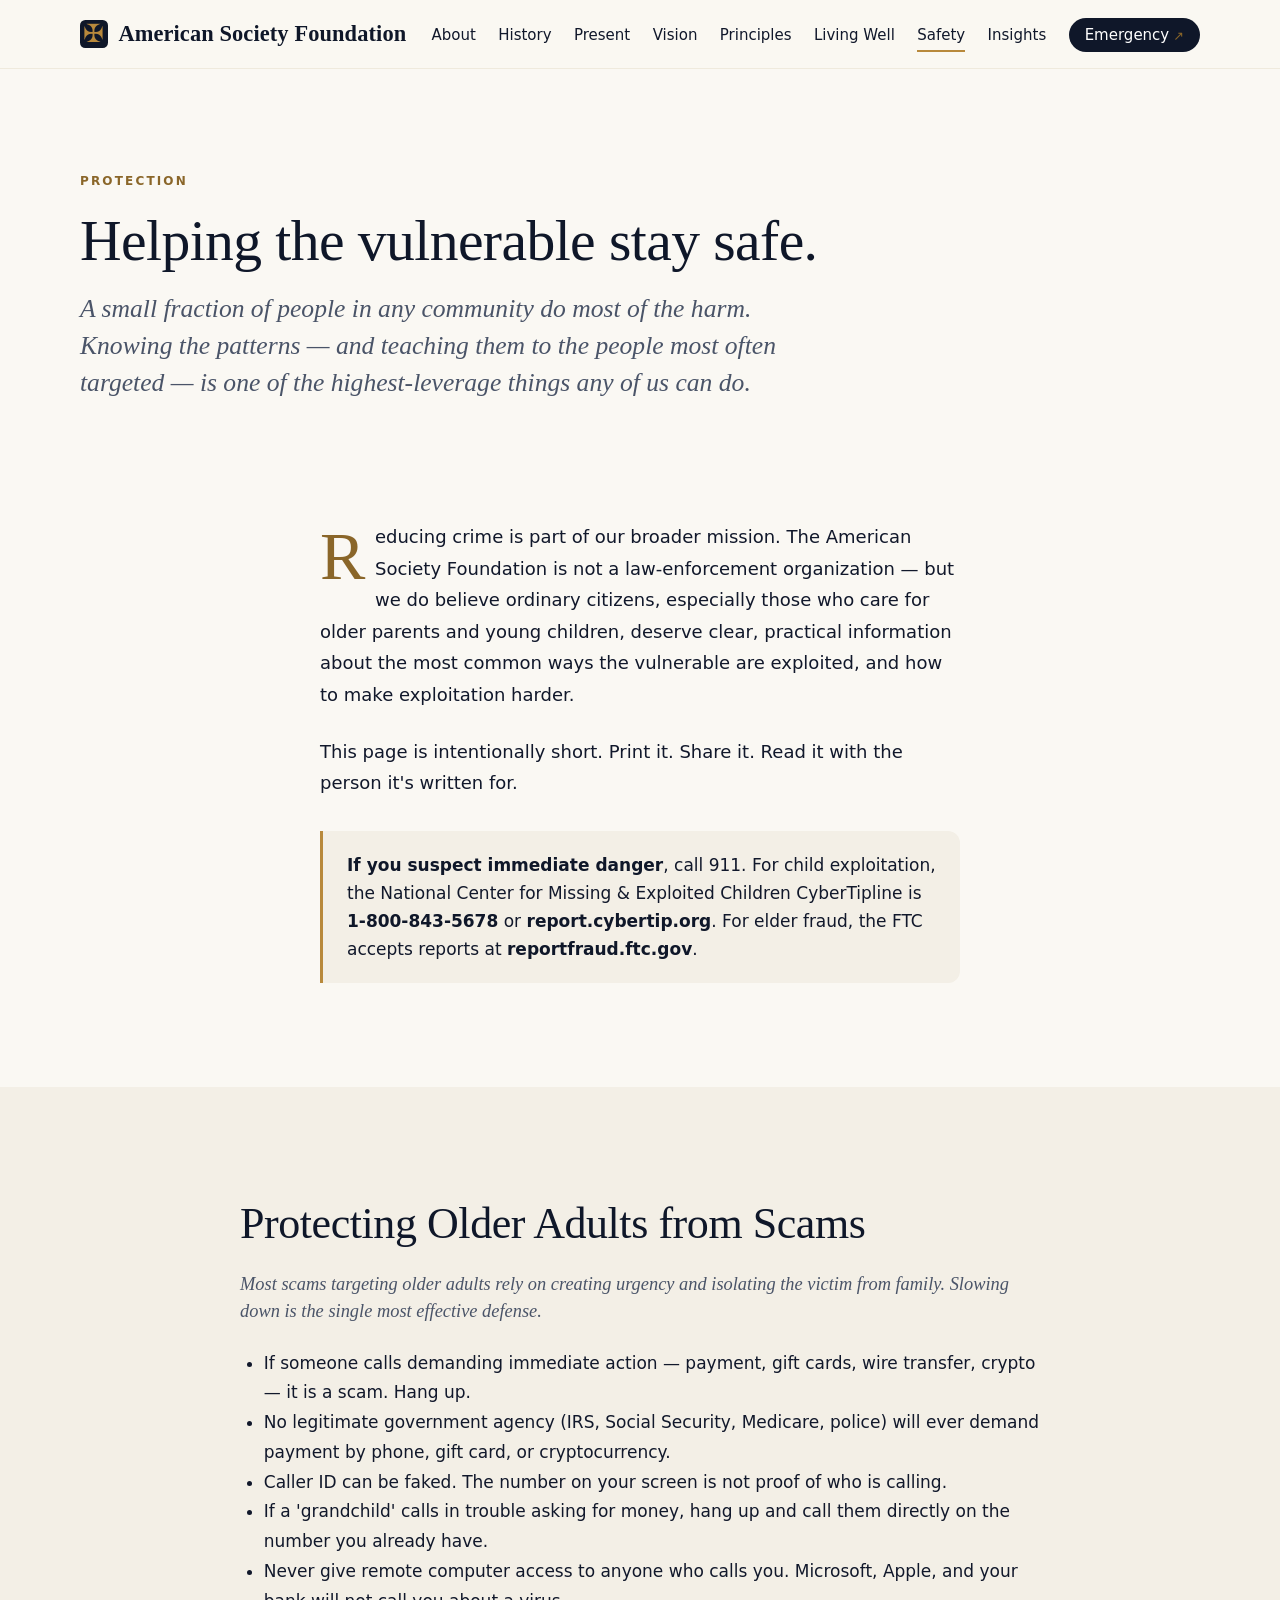
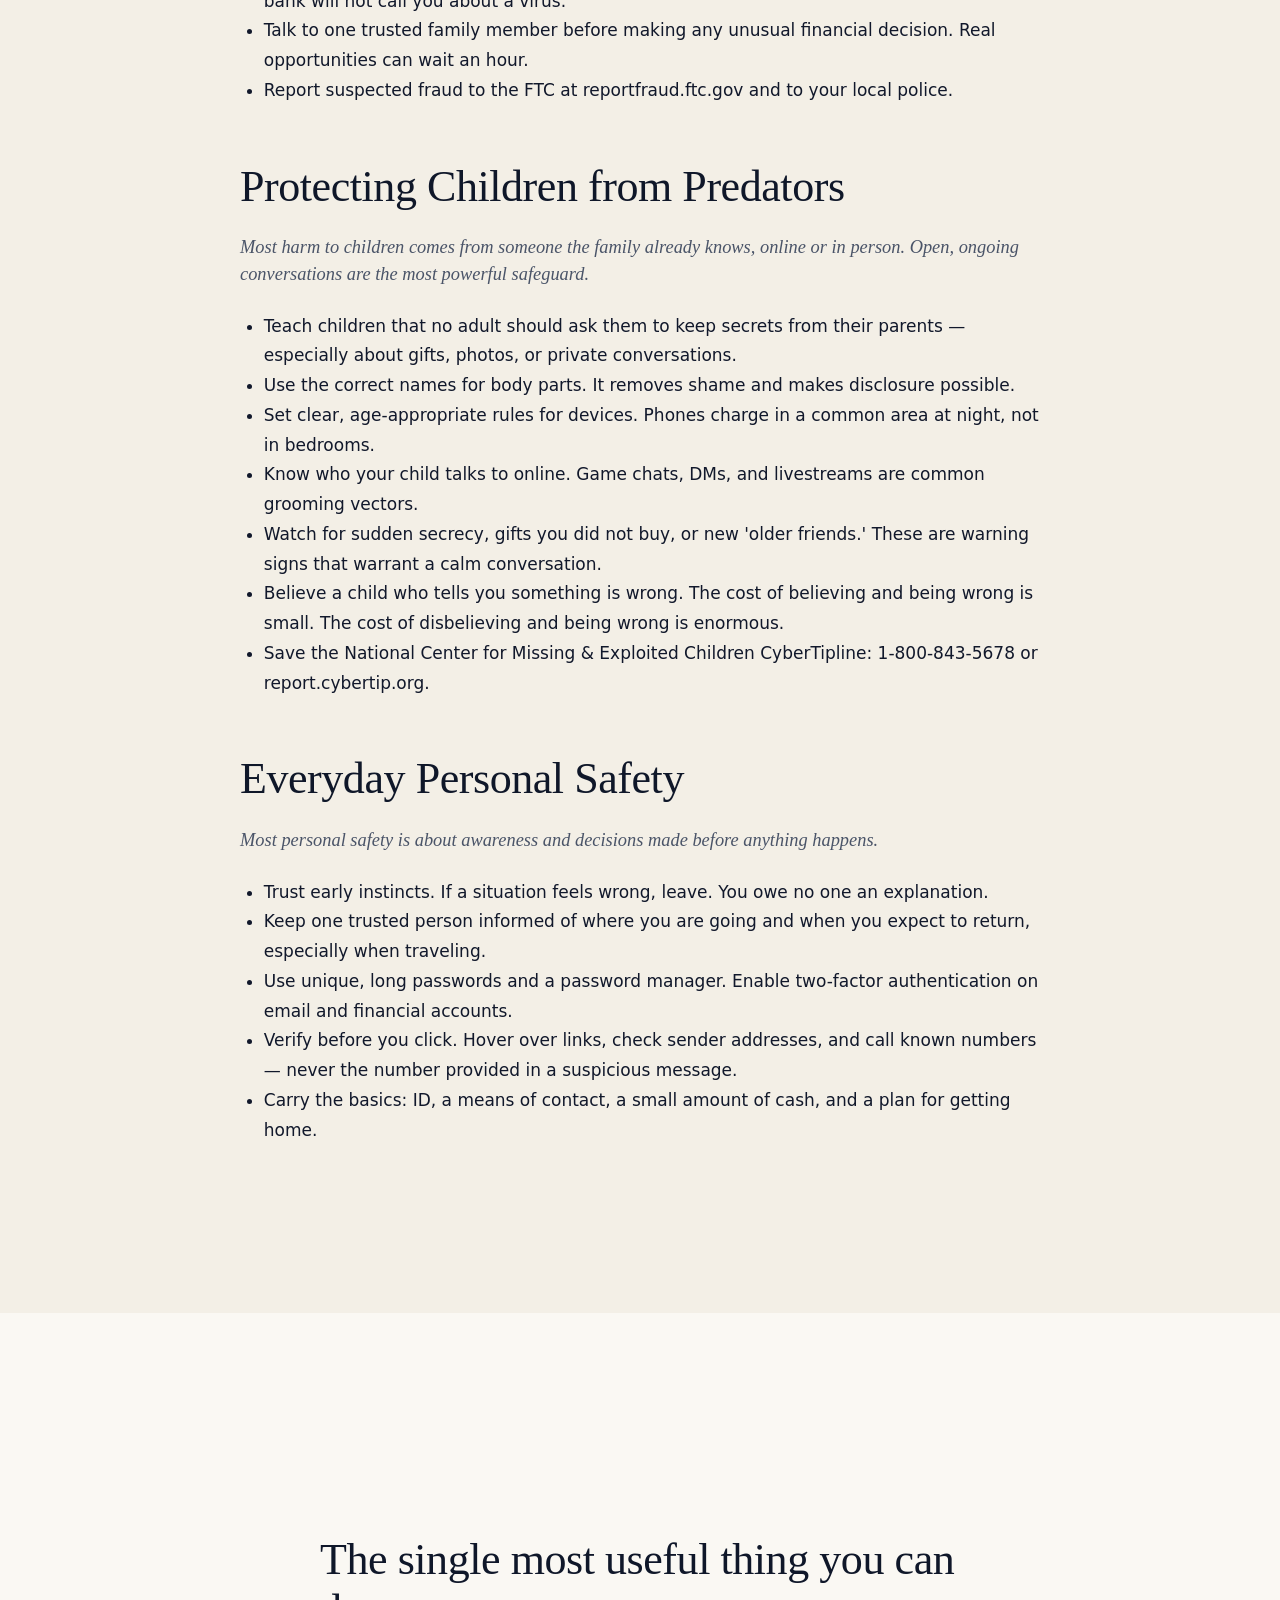
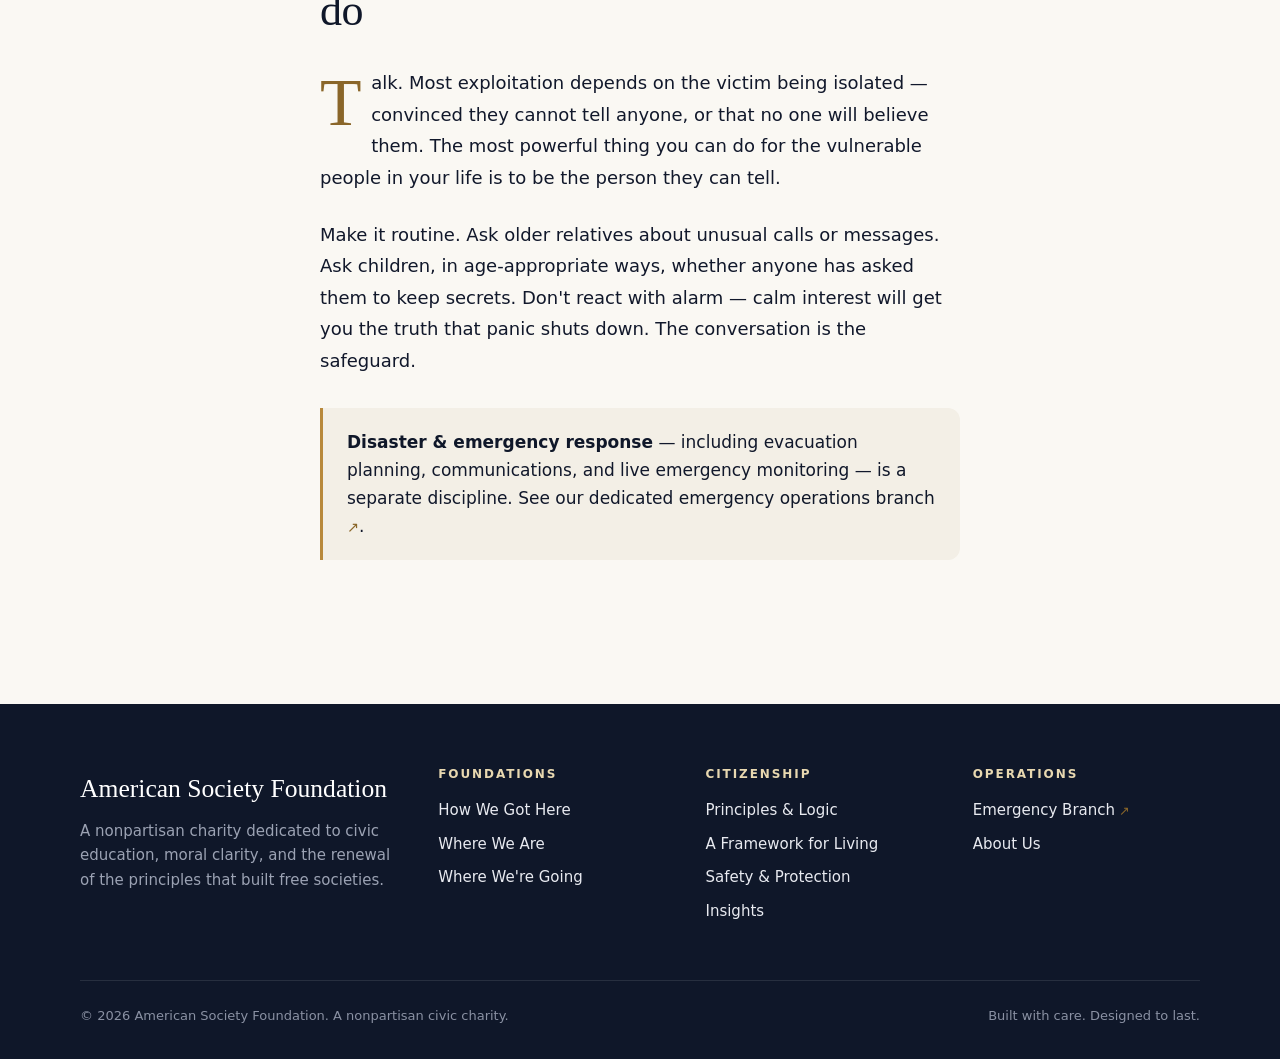
<file: safety.html>
<!doctype html>
<html lang="en">
<head>
  <meta charset="utf-8" />
  <meta name="viewport" content="width=device-width, initial-scale=1" />
  <title>Safety &amp; Protection — American Society Foundation</title>
  <meta name="description" content="Practical, plain-language safety guides for older adults, children, and families — recognizing scams, predators, and everyday risks early." />
  <meta name="theme-color" content="#0f1729" />
  <link rel="canonical" href="https://better-society.org/safety.html" />
  <link rel="icon" href="data:image/svg+xml,%3Csvg xmlns='http://www.w3.org/2000/svg' viewBox='0 0 32 32'%3E%3Crect width='32' height='32' fill='%230f1729'/%3E%3Ctext x='16' y='26' text-anchor='middle' font-family='Segoe UI Symbol, serif' font-size='28' fill='%23b8893c'%3E✠%3C/text%3E%3C/svg%3E" />
  <link rel="stylesheet" href="css/styles.css" />
</head>
<body>
  <a class="skip" href="#main">Skip to content</a>

  <header class="site-header">
    <div class="container">
      <nav class="nav" aria-label="Primary">
        <a class="brand" href="index.html"><svg class="brand__mark" viewBox="0 0 32 32"><rect width="32" height="32" rx="6" fill="#0f1729"/><text x="16" y="25" text-anchor="middle" font-family="Cormorant Garamond, Georgia, serif" font-size="28" fill="#b8893c" font-weight="200">✠</text></svg><span data-site="name">American Society Foundation</span></a>
        <button class="nav-toggle" aria-label="Toggle menu" aria-expanded="false"><svg viewBox="0 0 24 24" fill="none" stroke="currentColor" stroke-width="2" stroke-linecap="round"><path d="M4 7h16M4 12h16M4 17h16"/></svg></button>
        <ul class="nav-links">
          <li><a href="about.html">About</a></li>
          <li><a href="history.html">History</a></li>
          <li><a href="present.html">Present</a></li>
          <li><a href="future.html">Vision</a></li>
          <li><a href="principles.html">Principles</a></li>
          <li><a href="living.html">Living Well</a></li>
          <li><a href="safety.html">Safety</a></li>
          <li><a href="articles.html">Insights</a></li>
          <li><a class="nav-cta ext" data-emergency-link href="https://emergency.better-society.org/">Emergency</a></li>
        </ul>
      </nav>
    </div>
  </header>

  <main id="main">
    <section class="page-header">
      <div class="container">
        <span class="eyebrow">Protection</span>
        <h1>Helping the vulnerable stay safe.</h1>
        <p class="lead">A small fraction of people in any community do most of the harm. Knowing the patterns — and teaching them to the people most often targeted — is one of the highest-leverage things any of us can do.</p>
      </div>
    </section>

    <section class="section--tight">
      <div class="container prose">
        <p>Reducing crime is part of our broader mission. The American Society Foundation is not a law-enforcement organization — but we do believe ordinary citizens, especially those who care for older parents and young children, deserve clear, practical information about the most common ways the vulnerable are exploited, and how to make exploitation harder.</p>

        <p>This page is intentionally short. Print it. Share it. Read it with the person it's written for.</p>

        <div class="callout">
          <strong>If you suspect immediate danger</strong>, call 911. For child exploitation, the National Center for Missing &amp; Exploited Children CyberTipline is <strong>1-800-843-5678</strong> or <strong>report.cybertip.org</strong>. For elder fraud, the FTC accepts reports at <strong>reportfraud.ftc.gov</strong>.
        </div>
      </div>
    </section>

    <section class="section section--alt">
      <div class="container" style="max-width: 880px; margin: 0 auto;" data-source="data/safety-tips.json" data-template="safety"></div>
    </section>

    <section class="section">
      <div class="container prose">
        <h2>The single most useful thing you can do</h2>
        <p>Talk. Most exploitation depends on the victim being isolated — convinced they cannot tell anyone, or that no one will believe them. The most powerful thing you can do for the vulnerable people in your life is to be the person they can tell.</p>
        <p>Make it routine. Ask older relatives about unusual calls or messages. Ask children, in age-appropriate ways, whether anyone has asked them to keep secrets. Don't react with alarm — calm interest will get you the truth that panic shuts down. The conversation is the safeguard.</p>

        <div class="callout">
          <strong>Disaster &amp; emergency response</strong> — including evacuation planning, communications, and live emergency monitoring — is a separate discipline. See our dedicated <a class="ext" data-emergency-link href="https://emergency.better-society.org/">emergency operations branch</a>.
        </div>
      </div>
    </section>
  </main>

  <footer class="site-footer">
    <div class="container">
      <div class="footer-grid">
        <div>
          <div class="footer-brand" data-site="name">American Society Foundation</div>
          <p class="footer-tagline" data-site="description">Building a better society through civic education and moral clarity.</p>
        </div>
        <div class="footer-col"><h4>Foundations</h4><ul><li><a href="history.html">How We Got Here</a></li><li><a href="present.html">Where We Are</a></li><li><a href="future.html">Where We're Going</a></li></ul></div>
        <div class="footer-col"><h4>Citizenship</h4><ul><li><a href="principles.html">Principles &amp; Logic</a></li><li><a href="living.html">A Framework for Living</a></li><li><a href="safety.html">Safety &amp; Protection</a></li><li><a href="articles.html">Insights</a></li></ul></div>
        <div class="footer-col"><h4>Operations</h4><ul><li><a class="ext" data-emergency-link href="https://emergency.better-society.org/">Emergency Branch</a></li><li><a href="about.html">About Us</a></li></ul></div>
      </div>
      <div class="footer-bottom">
        <div>© <span id="year">2026</span> <span data-site="name">American Society Foundation</span>. A nonpartisan civic charity.</div>
        <div>Built with care. Designed to last.</div>
      </div>
    </div>
  </footer>

  <script src="js/data-loader.js"></script>
  <script src="js/main.js"></script>
</body>
</html>
</file>
<file: css/styles.css>
/* ==========================================================================
   American Society Foundation — Design System
   Modern + classical. Apple-style restraint with civic gravity.
   ========================================================================== */

:root {
  /* Palette */
  --color-bg: #faf8f3;          /* warm cream — like aged paper / marble */
  --color-surface: #ffffff;
  --color-surface-alt: #f3efe6;
  --color-text: #11182b;        /* deep ink */
  --color-text-muted: #4a5468;
  --color-text-soft: #6b7387;
  --color-navy: #0f1729;        /* federal navy */
  --color-navy-soft: #1a2440;
  --color-accent: #b8893c;      /* antique gold */
  --color-accent-dark: #8a6629;
  --color-accent-soft: #e8d8b0;
  --color-border: #e6e0d2;
  --color-border-soft: #efeadd;

  /* Typography */
  --font-serif: 'Cormorant Garamond', 'Playfair Display', 'Times New Roman', Georgia, serif;
  --font-sans: -apple-system, BlinkMacSystemFont, 'Inter', 'Segoe UI', Roboto, system-ui, sans-serif;
  --font-mono: ui-monospace, 'SF Mono', 'Menlo', monospace;

  /* Scale */
  --fs-xs: 0.8125rem;
  --fs-sm: 0.9375rem;
  --fs-base: 1.0625rem;
  --fs-lg: 1.1875rem;
  --fs-xl: 1.5rem;
  --fs-2xl: 2rem;
  --fs-3xl: 2.75rem;
  --fs-4xl: 3.75rem;
  --fs-5xl: 5rem;

  /* Layout */
  --max-w: 1200px;
  --max-w-content: 720px;
  --max-w-wide: 1400px;
  --pad-x: clamp(1.25rem, 4vw, 2.5rem);
  --radius: 4px;
  --radius-lg: 12px;

  /* Motion */
  --ease: cubic-bezier(0.2, 0.7, 0.2, 1);
  --dur: 220ms;

  /* Shadow */
  --shadow-sm: 0 1px 2px rgba(15, 23, 41, 0.04), 0 1px 3px rgba(15, 23, 41, 0.06);
  --shadow-md: 0 4px 12px rgba(15, 23, 41, 0.06), 0 8px 24px rgba(15, 23, 41, 0.05);
  --shadow-lg: 0 12px 40px rgba(15, 23, 41, 0.10);
}

/* Web fonts (Cormorant + Inter) */
@import url('https://fonts.googleapis.com/css2?family=Cormorant+Garamond:ital,wght@0,400;0,500;0,600;0,700;1,400;1,500&family=Inter:wght@400;500;600;700&display=swap');

/* ==========================================================================
   Reset & base
   ========================================================================== */

*, *::before, *::after { box-sizing: border-box; }

html {
  -webkit-text-size-adjust: 100%;
  text-size-adjust: 100%;
  scroll-behavior: smooth;
}

body {
  margin: 0;
  background: var(--color-bg);
  color: var(--color-text);
  font-family: var(--font-sans);
  font-size: var(--fs-base);
  line-height: 1.65;
  -webkit-font-smoothing: antialiased;
  -moz-osx-font-smoothing: grayscale;
  text-rendering: optimizeLegibility;
  font-feature-settings: 'kern', 'liga', 'calt';
}

img, svg { max-width: 100%; display: block; }

a {
  color: var(--color-navy);
  text-decoration: none;
  transition: color var(--dur) var(--ease);
}
a:hover { color: var(--color-accent-dark); }

p { margin: 0 0 1.1em; }
p:last-child { margin-bottom: 0; }

/* Headings — classical serif */
h1, h2, h3, h4, h5 {
  font-family: var(--font-serif);
  font-weight: 500;
  line-height: 1.15;
  letter-spacing: -0.01em;
  color: var(--color-navy);
  margin: 0 0 0.5em;
}
h1 { font-size: clamp(2.5rem, 5.5vw, var(--fs-5xl)); font-weight: 500; }
h2 { font-size: clamp(2rem, 3.8vw, var(--fs-3xl)); }
h3 { font-size: var(--fs-2xl); }
h4 { font-size: var(--fs-xl); font-weight: 600; }

/* Eyebrow / kicker — small caps sans, used above headings */
.eyebrow {
  display: inline-block;
  font-family: var(--font-sans);
  font-size: 0.75rem;
  font-weight: 600;
  letter-spacing: 0.18em;
  text-transform: uppercase;
  color: var(--color-accent-dark);
  margin-bottom: 1rem;
}

.lead {
  font-family: var(--font-serif);
  font-size: clamp(1.25rem, 2vw, 1.6rem);
  line-height: 1.45;
  color: var(--color-text-muted);
  font-style: italic;
  font-weight: 400;
}

/* ==========================================================================
   Utility classes
   ========================================================================== */

.container {
  width: 100%;
  max-width: var(--max-w);
  margin: 0 auto;
  padding-left: var(--pad-x);
  padding-right: var(--pad-x);
}
.container--narrow { max-width: var(--max-w-content); }
.container--wide   { max-width: var(--max-w-wide); }

.section { padding: clamp(4rem, 9vw, 7rem) 0; }
.section--tight { padding: clamp(2.5rem, 6vw, 4.5rem) 0; }
.section--alt { background: var(--color-surface-alt); }
.section--dark {
  background: var(--color-navy);
  color: #e8eaf0;
}
.section--dark h1, .section--dark h2, .section--dark h3 { color: #ffffff; }
.section--dark .eyebrow { color: var(--color-accent-soft); }
.section--dark .lead { color: #c8cdd9; }

.divider-ornament {
  display: flex;
  align-items: center;
  justify-content: center;
  gap: 0.75rem;
  margin: 2.5rem auto;
  color: var(--color-accent);
  opacity: 0.7;
}
.divider-ornament::before,
.divider-ornament::after {
  content: '';
  flex: 0 0 60px;
  height: 1px;
  background: currentColor;
}
.divider-ornament__mark {
  font-family: var(--font-serif);
  font-size: 1.25rem;
  letter-spacing: 0.5em;
}

/* ==========================================================================
   Header / Navigation
   ========================================================================== */

.site-header {
  position: sticky;
  top: 0;
  z-index: 50;
  background: rgba(250, 248, 243, 0.85);
  backdrop-filter: saturate(180%) blur(20px);
  -webkit-backdrop-filter: saturate(180%) blur(20px);
  border-bottom: 1px solid var(--color-border-soft);
}

.nav {
  display: flex;
  align-items: center;
  justify-content: space-between;
  height: 68px;
}

.brand {
  display: flex;
  align-items: center;
  gap: 0.65rem;
  font-family: var(--font-serif);
  font-size: 1.4rem;
  font-weight: 600;
  color: var(--color-navy);
  letter-spacing: 0.005em;
}
.brand__mark {
  width: 28px;
  height: 28px;
  flex: 0 0 28px;
}
.brand:hover { color: var(--color-accent-dark); }

.nav-links {
  display: flex;
  align-items: center;
  gap: 1.4rem;
  list-style: none;
  margin: 0;
  padding: 0;
}
.nav-links a {
  font-size: var(--fs-sm);
  font-weight: 500;
  color: var(--color-text);
  position: relative;
  padding: 0.25rem 0;
}
.nav-links a:hover { color: var(--color-accent-dark); }
.nav-links a.active::after {
  content: '';
  position: absolute;
  left: 0; right: 0; bottom: -4px;
  height: 1.5px;
  background: var(--color-accent);
}
.nav-links .nav-cta {
  background: var(--color-navy);
  color: #fff;
  padding: 0.5rem 1rem;
  border-radius: 999px;
  font-weight: 500;
}
.nav-links .nav-cta:hover { background: var(--color-accent-dark); color: #fff; }

.nav-toggle {
  display: none;
  border: 0;
  background: transparent;
  width: 40px; height: 40px;
  cursor: pointer;
  color: var(--color-navy);
}
.nav-toggle svg { width: 22px; height: 22px; margin: auto; }

@media (max-width: 1024px) {
  .nav-toggle { display: flex; align-items: center; justify-content: center; }
  .nav-links {
    position: fixed;
    inset: 68px 0 auto 0;
    background: var(--color-bg);
    border-bottom: 1px solid var(--color-border);
    flex-direction: column;
    align-items: stretch;
    gap: 0;
    padding: 1rem var(--pad-x);
    transform: translateY(-110%);
    transition: transform var(--dur) var(--ease);
    box-shadow: var(--shadow-md);
  }
  .nav-links.open { transform: translateY(0); }
  .nav-links li { width: 100%; }
  .nav-links a {
    display: block;
    padding: 0.95rem 0;
    border-bottom: 1px solid var(--color-border-soft);
  }
  .nav-links .nav-cta { text-align: center; margin-top: 0.5rem; }
}

/* ==========================================================================
   Hero
   ========================================================================== */

.hero {
  position: relative;
  padding: clamp(5rem, 12vw, 9rem) 0 clamp(4rem, 9vw, 7rem);
  overflow: hidden;
}
.hero::before {
  content: '';
  position: absolute;
  inset: 0;
  background:
    radial-gradient(ellipse at 20% 0%, rgba(184, 137, 60, 0.10), transparent 55%),
    radial-gradient(ellipse at 80% 30%, rgba(15, 23, 41, 0.06), transparent 60%);
  pointer-events: none;
}
.hero__inner {
  position: relative;
  max-width: 880px;
}
.hero h1 {
  margin-bottom: 1.25rem;
}
.hero__lead {
  font-family: var(--font-serif);
  font-size: clamp(1.25rem, 2.2vw, 1.75rem);
  line-height: 1.45;
  color: var(--color-text-muted);
  font-weight: 400;
  font-style: italic;
  max-width: 720px;
}

/* ==========================================================================
   Buttons
   ========================================================================== */

.btn {
  display: inline-flex;
  align-items: center;
  gap: 0.5rem;
  font-family: var(--font-sans);
  font-size: var(--fs-sm);
  font-weight: 500;
  padding: 0.85rem 1.6rem;
  border-radius: 999px;
  border: 1px solid transparent;
  cursor: pointer;
  transition: all var(--dur) var(--ease);
  white-space: nowrap;
}
.btn--primary {
  background: var(--color-navy);
  color: #fff;
}
.btn--primary:hover {
  background: var(--color-accent-dark);
  color: #fff;
  transform: translateY(-1px);
}
.btn--ghost {
  background: transparent;
  color: var(--color-navy);
  border-color: var(--color-border);
}
.btn--ghost:hover {
  border-color: var(--color-navy);
  color: var(--color-navy);
}
.btn--gold {
  background: var(--color-accent);
  color: #fff;
}
.btn--gold:hover { background: var(--color-accent-dark); color: #fff; }

.cta-row { display: flex; flex-wrap: wrap; gap: 0.85rem; margin-top: 2rem; }

/* ==========================================================================
   Pillars / cards grid (3 sections on home)
   ========================================================================== */

.grid { display: grid; gap: clamp(1.25rem, 2.5vw, 2rem); }
.grid--3 { grid-template-columns: repeat(3, minmax(0, 1fr)); }
.grid--2 { grid-template-columns: repeat(2, minmax(0, 1fr)); }
.grid--4 { grid-template-columns: repeat(4, minmax(0, 1fr)); }
@media (max-width: 880px) {
  .grid--3, .grid--4 { grid-template-columns: 1fr; }
  .grid--2 { grid-template-columns: 1fr; }
}

.card {
  background: var(--color-surface);
  border: 1px solid var(--color-border);
  border-radius: var(--radius-lg);
  padding: clamp(1.5rem, 2.5vw, 2.25rem);
  transition: transform var(--dur) var(--ease), box-shadow var(--dur) var(--ease), border-color var(--dur) var(--ease);
}
.card:hover {
  transform: translateY(-3px);
  box-shadow: var(--shadow-md);
  border-color: var(--color-accent-soft);
}
.card__num {
  font-family: var(--font-serif);
  font-style: italic;
  font-size: 1.5rem;
  color: var(--color-accent);
  display: block;
  margin-bottom: 0.5rem;
}
.card__title {
  font-family: var(--font-serif);
  font-size: 1.65rem;
  margin: 0 0 0.5rem;
  color: var(--color-navy);
}
.card__body {
  color: var(--color-text-muted);
  font-size: var(--fs-base);
  margin-bottom: 1rem;
}
.card__link {
  font-size: var(--fs-sm);
  font-weight: 600;
  color: var(--color-accent-dark);
  display: inline-flex;
  align-items: center;
  gap: 0.4rem;
}
.card__link::after {
  content: '→';
  transition: transform var(--dur) var(--ease);
}
.card__link:hover::after { transform: translateX(3px); }

/* Smaller value/principle list cards */
.tile {
  background: var(--color-surface);
  border: 1px solid var(--color-border);
  border-radius: var(--radius-lg);
  padding: 1.5rem 1.6rem;
}
.tile__title {
  font-family: var(--font-serif);
  font-size: 1.35rem;
  font-weight: 600;
  margin: 0 0 0.4rem;
  color: var(--color-navy);
}
.tile__source {
  font-size: 0.75rem;
  letter-spacing: 0.12em;
  text-transform: uppercase;
  color: var(--color-accent-dark);
  margin-bottom: 0.5rem;
  display: block;
}
.tile__body {
  color: var(--color-text-muted);
  font-size: var(--fs-sm);
  line-height: 1.6;
  margin: 0;
}

/* ==========================================================================
   Long-form prose
   ========================================================================== */

.prose {
  max-width: var(--max-w-content);
  margin: 0 auto;
}
.prose p {
  font-size: 1.125rem;
  line-height: 1.75;
  color: var(--color-text);
  margin-bottom: 1.4em;
}
.prose p:first-of-type::first-letter {
  font-family: var(--font-serif);
  float: left;
  font-size: 4.25rem;
  line-height: 0.85;
  padding: 0.4rem 0.6rem 0 0;
  color: var(--color-accent-dark);
  font-weight: 500;
}
.prose h2, .prose h3 {
  margin-top: 2.5em;
  margin-bottom: 0.7em;
}
.prose blockquote {
  border-left: 3px solid var(--color-accent);
  margin: 2em 0;
  padding: 0.25em 0 0.25em 1.5em;
  font-family: var(--font-serif);
  font-style: italic;
  font-size: 1.4rem;
  line-height: 1.5;
  color: var(--color-navy);
}
.prose ul, .prose ol {
  font-size: 1.0625rem;
  line-height: 1.75;
  padding-left: 1.4em;
}
.prose li { margin-bottom: 0.5em; }
.prose hr {
  border: 0;
  height: 1px;
  background: var(--color-border);
  margin: 2.5em 0;
}

/* ==========================================================================
   Article list
   ========================================================================== */

.article-list { list-style: none; padding: 0; margin: 0; }
.article-item {
  padding: 2rem 0;
  border-top: 1px solid var(--color-border);
  display: grid;
  grid-template-columns: 160px 1fr;
  gap: 2rem;
}
.article-item:last-child { border-bottom: 1px solid var(--color-border); }
.article-item__meta {
  font-size: 0.8rem;
  letter-spacing: 0.1em;
  text-transform: uppercase;
  color: var(--color-text-soft);
}
.article-item__category { color: var(--color-accent-dark); font-weight: 600; }
.article-item__title {
  font-family: var(--font-serif);
  font-size: 1.75rem;
  margin: 0.25rem 0 0.5rem;
  color: var(--color-navy);
}
.article-item__title a { color: inherit; }
.article-item__title a:hover { color: var(--color-accent-dark); }
.article-item__summary { color: var(--color-text-muted); margin: 0; }
@media (max-width: 720px) {
  .article-item { grid-template-columns: 1fr; gap: 0.5rem; }
}

/* ==========================================================================
   Hero image with classical motif (CSS-only)
   ========================================================================== */

.crest {
  width: 56px;
  height: 56px;
  margin: 0 auto 1.5rem;
  display: block;
  color: var(--color-accent);
}

/* ==========================================================================
   Footer
   ========================================================================== */

.site-footer {
  background: var(--color-navy);
  color: #c5cad6;
  padding: 4rem 0 2rem;
  font-size: var(--fs-sm);
}
.site-footer a { color: #e8eaf0; }
.site-footer a:hover { color: var(--color-accent-soft); }
.footer-grid {
  display: grid;
  grid-template-columns: 1.4fr 1fr 1fr 1fr;
  gap: 2.5rem;
  margin-bottom: 3rem;
}
.footer-col h4 {
  font-family: var(--font-sans);
  font-size: 0.75rem;
  letter-spacing: 0.16em;
  text-transform: uppercase;
  color: var(--color-accent-soft);
  margin-bottom: 1rem;
  font-weight: 600;
}
.footer-col ul { list-style: none; padding: 0; margin: 0; }
.footer-col li { margin-bottom: 0.55rem; }
.footer-brand {
  font-family: var(--font-serif);
  font-size: 1.6rem;
  color: #fff;
  margin-bottom: 0.5rem;
}
.footer-tagline { color: #9ba2b3; max-width: 320px; }
.footer-bottom {
  border-top: 1px solid rgba(255, 255, 255, 0.1);
  padding-top: 1.5rem;
  display: flex;
  justify-content: space-between;
  flex-wrap: wrap;
  gap: 1rem;
  color: #8a91a3;
  font-size: var(--fs-xs);
}
@media (max-width: 880px) {
  .footer-grid { grid-template-columns: 1fr 1fr; gap: 2rem; }
}
@media (max-width: 540px) {
  .footer-grid { grid-template-columns: 1fr; }
}

/* ==========================================================================
   Page header (smaller hero on inner pages)
   ========================================================================== */

.page-header {
  padding: clamp(4rem, 8vw, 6rem) 0 clamp(2rem, 4vw, 3rem);
  text-align: left;
}
.page-header h1 {
  font-size: clamp(2.2rem, 4.5vw, 4rem);
  margin-bottom: 1rem;
}
.page-header .lead {
  max-width: 720px;
}

/* ==========================================================================
   Reveal animation
   ========================================================================== */

.reveal {
  opacity: 0;
  transform: translateY(18px);
  transition: opacity 700ms var(--ease), transform 700ms var(--ease);
}
.reveal.in {
  opacity: 1;
  transform: translateY(0);
}
@media (prefers-reduced-motion: reduce) {
  .reveal { opacity: 1; transform: none; transition: none; }
  html { scroll-behavior: auto; }
}

/* ==========================================================================
   Inline pieces
   ========================================================================== */

.callout {
  background: var(--color-surface-alt);
  border-left: 3px solid var(--color-accent);
  padding: 1.25rem 1.5rem;
  border-radius: 0 var(--radius-lg) var(--radius-lg) 0;
  margin: 2rem 0;
  font-size: var(--fs-base);
  color: var(--color-text);
}
.callout strong { color: var(--color-navy); }

.tag {
  display: inline-block;
  font-size: 0.7rem;
  letter-spacing: 0.12em;
  text-transform: uppercase;
  background: var(--color-accent-soft);
  color: var(--color-accent-dark);
  padding: 0.25rem 0.6rem;
  border-radius: 999px;
  font-weight: 600;
}

/* External link arrow on emergency callouts */
.ext::after {
  content: ' ↗';
  font-size: 0.85em;
  color: var(--color-accent-dark);
}

/* Skip link for accessibility */
.skip {
  position: absolute;
  left: -9999px;
  top: 0;
}
.skip:focus {
  left: 1rem;
  top: 1rem;
  background: var(--color-navy);
  color: #fff;
  padding: 0.6rem 1rem;
  border-radius: 4px;
  z-index: 100;
}

/* Two-column structured content (used on Present page etc.) */
.two-col {
  display: grid;
  grid-template-columns: 220px 1fr;
  gap: 2.5rem;
  margin: 2.5rem 0;
}
.two-col__aside {
  font-family: var(--font-serif);
  font-size: 1.4rem;
  font-weight: 500;
  color: var(--color-accent-dark);
  font-style: italic;
  position: sticky;
  top: 90px;
  align-self: start;
}
@media (max-width: 720px) {
  .two-col { grid-template-columns: 1fr; gap: 1rem; }
  .two-col__aside { position: static; }
}
</file>
